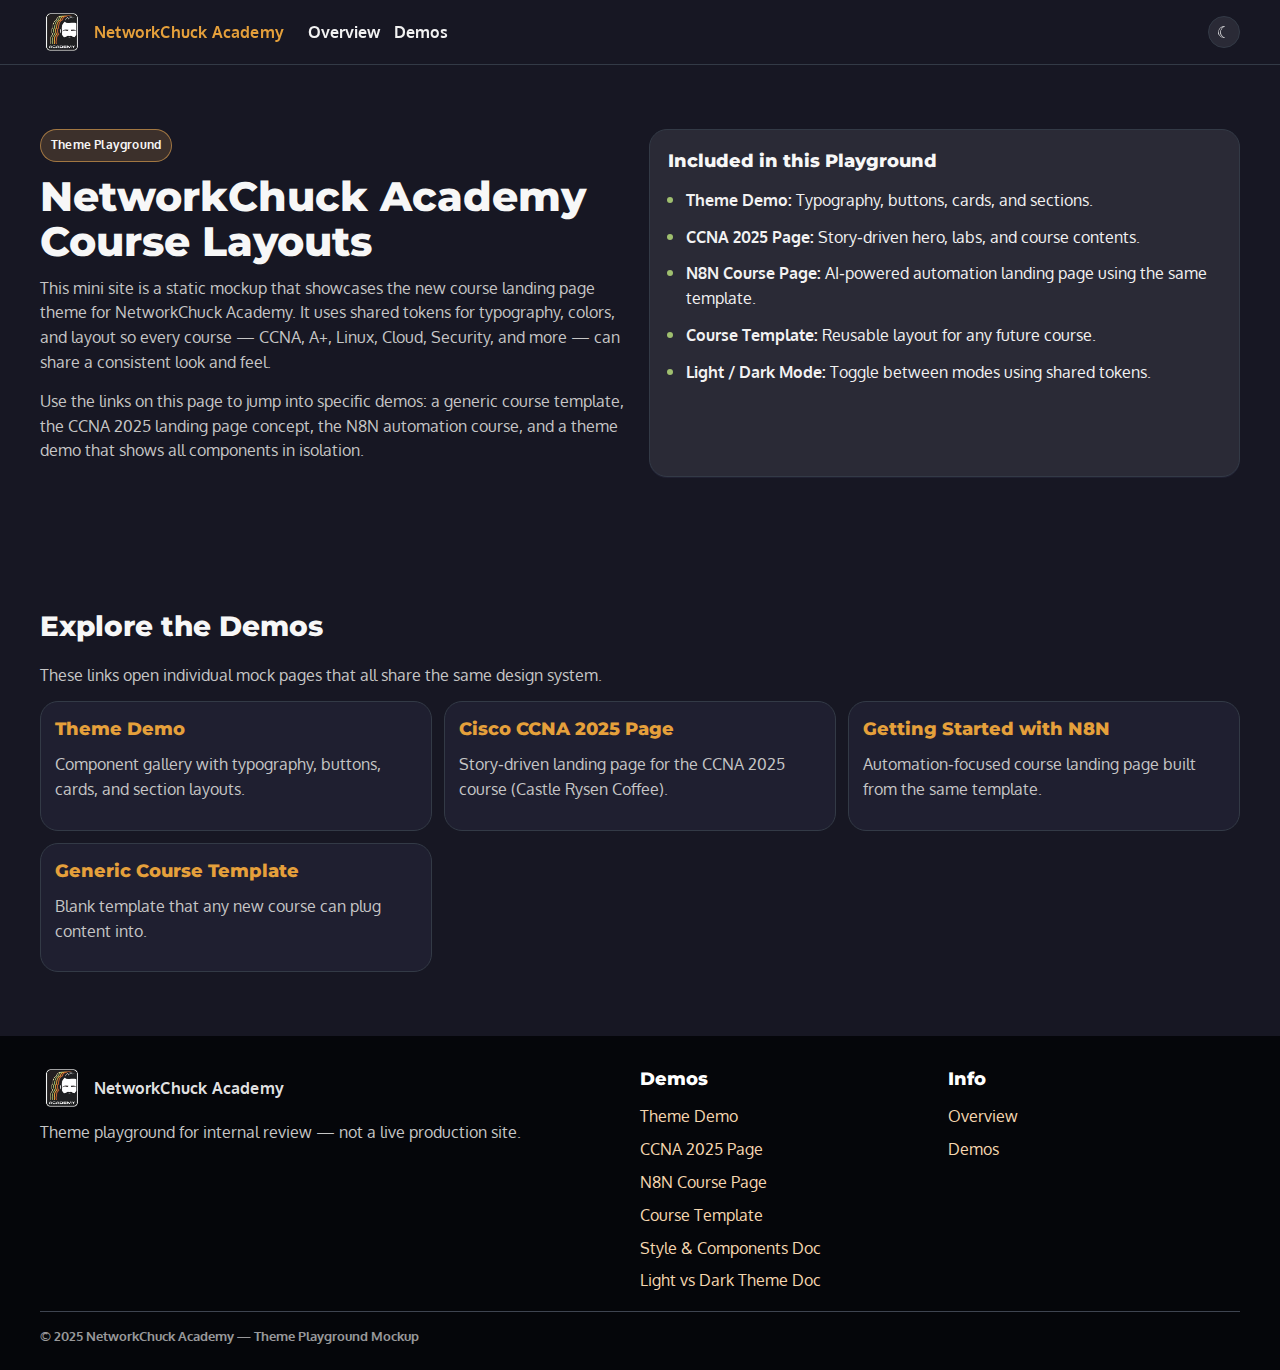
<file: index.html>
<!doctype html>
<html lang="en" data-theme="dark">
<head>
  <meta charset="utf-8" />
  <meta name="viewport" content="width=device-width,initial-scale=1" />
  <title>NetworkChuck Academy — Theme Playground</title>

  <!-- Fonts -->
  <link rel="stylesheet"
        href="https://fonts.googleapis.com/css2?family=Montserrat:wght@300;400;700;800&family=Oxygen:wght@300;400;700&display=swap" />

  <!-- Core Styles -->
  <link rel="stylesheet" href="style.css" />

  <!-- Theme Tokens -->
  <link rel="stylesheet" href="theme-light.css" />
  <link rel="stylesheet" href="theme-dark.css" />

  <!-- Theme Controller -->
  <script src="theme.js" defer></script>
</head>

<body>

  <!-- HEADER -->
  <header class="header">
    <div class="container header-inner">
      <a href="index.html" class="logo">
        <img src="image.png" alt="NetworkChuck Academy logo" class="logo-image" />
        <span>NetworkChuck Academy</span>
      </a>

      <nav class="nav" aria-label="Primary">
        <a href="#overview">Overview</a>
        <a href="#demos">Demos</a>
      </nav>

      <div class="header-actions">
        <button class="theme-toggle-icon" id="themeToggle" type="button" aria-label="Toggle theme">☾</button>
      </div>
    </div>
  </header>

  <!-- OVERVIEW -->
  <section class="section" id="overview">
    <div class="container two-col">
      <div>
        <span class="kicker">Theme Playground</span>
        <h1>NetworkChuck Academy Course Layouts</h1>
        <p class="muted">
          This mini site is a static mockup that showcases the new course landing page theme for NetworkChuck Academy.
          It uses shared tokens for typography, colors, and layout so every course — CCNA, A+, Linux, Cloud, Security,
          and more — can share a consistent look and feel.
        </p>
        <p class="muted">
          Use the links on this page to jump into specific demos: a generic course template, the CCNA 2025 landing page
          concept, the N8N automation course, and a theme demo that shows all components in isolation.
        </p>
      </div>

      <div class="card">
        <h3 style="margin-bottom:8px;">Included in this Playground</h3>
        <ul class="clean">
          <li><strong>Theme Demo:</strong> Typography, buttons, cards, and sections.</li>
          <li><strong>CCNA 2025 Page:</strong> Story‑driven hero, labs, and course contents.</li>
          <li><strong>N8N Course Page:</strong> AI‑powered automation landing page using the same template.</li>
          <li><strong>Course Template:</strong> Reusable layout for any future course.</li>
          <li><strong>Light / Dark Mode:</strong> Toggle between modes using shared tokens.</li>
        </ul>
      </div>
    </div>
  </section>

  <!-- DEMO LINKS -->
  <section class="section" id="demos">
    <div class="container">
      <h2>Explore the Demos</h2>
      <p class="muted">
        These links open individual mock pages that all share the same design system.
      </p>

      <div class="related-grid" aria-label="Demo pages">
        <a class="course-card" href="theme-demo.html">
          <h3 style="margin:0 0 8px;">Theme Demo</h3>
          <p class="muted">Component gallery with typography, buttons, cards, and section layouts.</p>
        </a>

        <a class="course-card" href="ccna-2025.html">
          <h3 style="margin:0 0 8px;">Cisco CCNA 2025 Page</h3>
          <p class="muted">Story‑driven landing page for the CCNA 2025 course (Castle Rysen Coffee).</p>
        </a>

        <a class="course-card" href="n8n.html">
          <h3 style="margin:0 0 8px;">Getting Started with N8N</h3>
          <p class="muted">Automation‑focused course landing page built from the same template.</p>
        </a>

        <a class="course-card" href="course-template.html">
          <h3 style="margin:0 0 8px;">Generic Course Template</h3>
          <p class="muted">Blank template that any new course can plug content into.</p>
        </a>
      </div>
    </div>
  </section>

  <!-- FOOTER -->
  <footer class="footer">
    <div class="container footer-grid">
      <div>
        <div class="logo">
          <img src="image.png" alt="NetworkChuck Academy logo" class="logo-image" />
          <span>NetworkChuck Academy</span>
        </div>
        <p class="muted" style="margin-top:10px;">
          Theme playground for internal review — not a live production site.
        </p>
      </div>

      <div>
        <h3 class="footer-title">Demos</h3>
        <div style="display:grid; gap:8px;">
          <a href="theme-demo.html">Theme Demo</a>
          <a href="ccna-2025.html">CCNA 2025 Page</a>
          <a href="n8n.html">N8N Course Page</a>
          <a href="course-template.html">Course Template</a>
          <a href="style-components-doc.html">Style &amp; Components Doc</a>
          <a href="theme-light-dark-comparison.html">Light vs Dark Theme Doc</a>
        </div>
      </div>

      <div>
        <h3 class="footer-title">Info</h3>
        <div style="display:grid; gap:8px;">
          <a href="#overview">Overview</a>
          <a href="#demos">Demos</a>
        </div>
      </div>
    </div>
    <div class="container footer-bottom">
      © 2025 NetworkChuck Academy — Theme Playground Mockup
    </div>
  </footer>

</body>
</html>
</file>
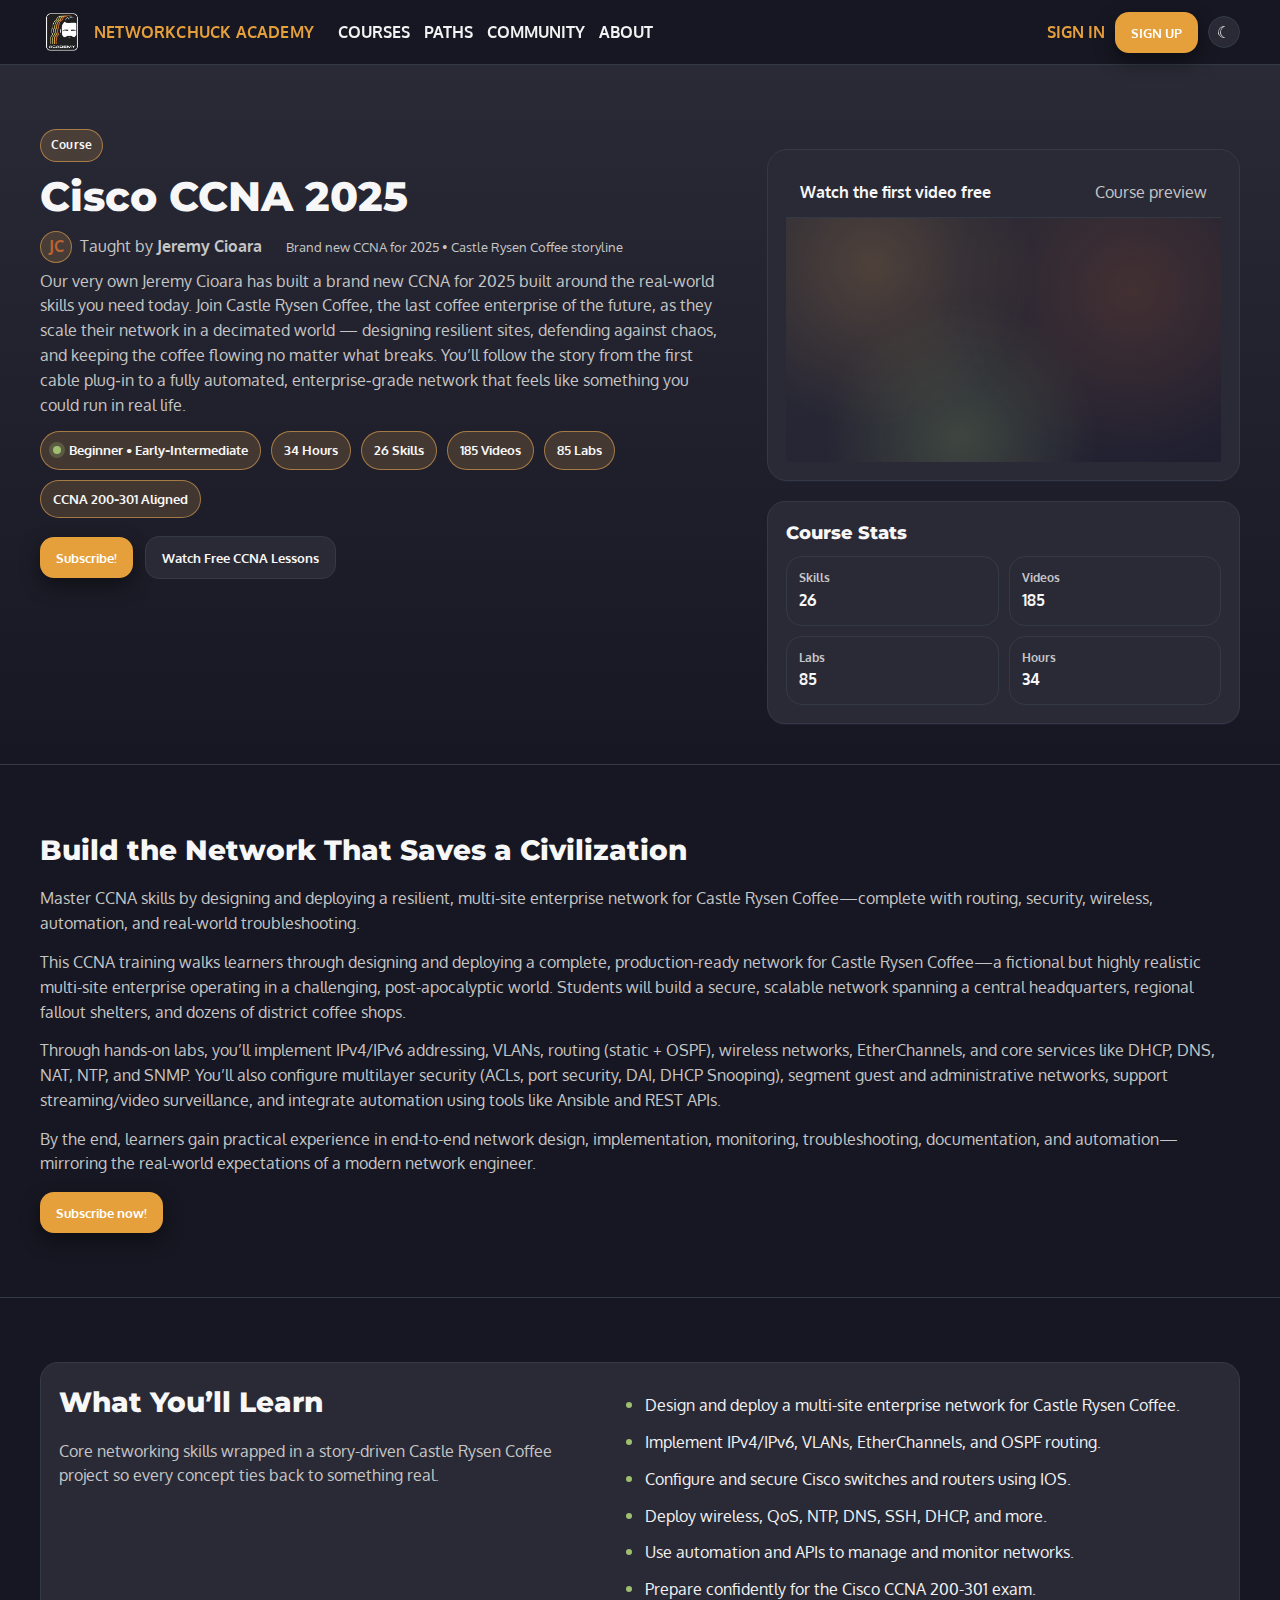
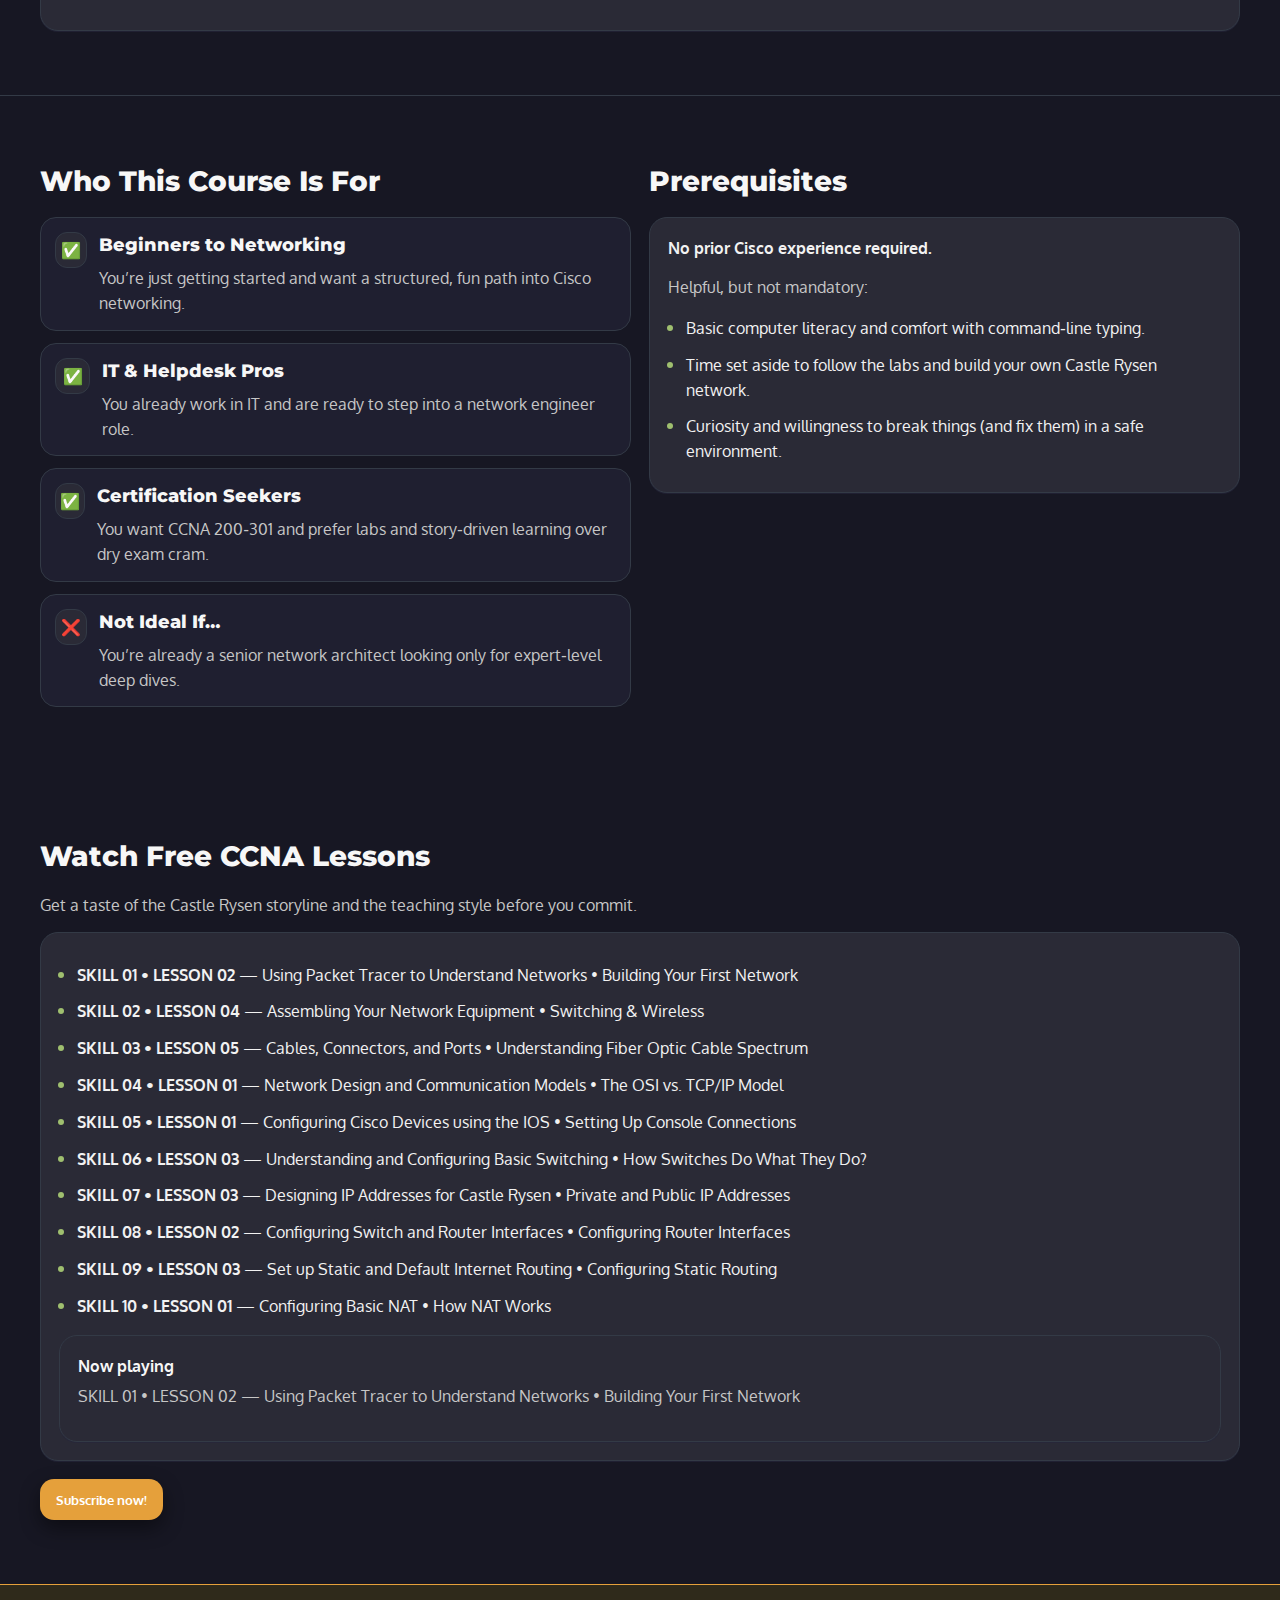
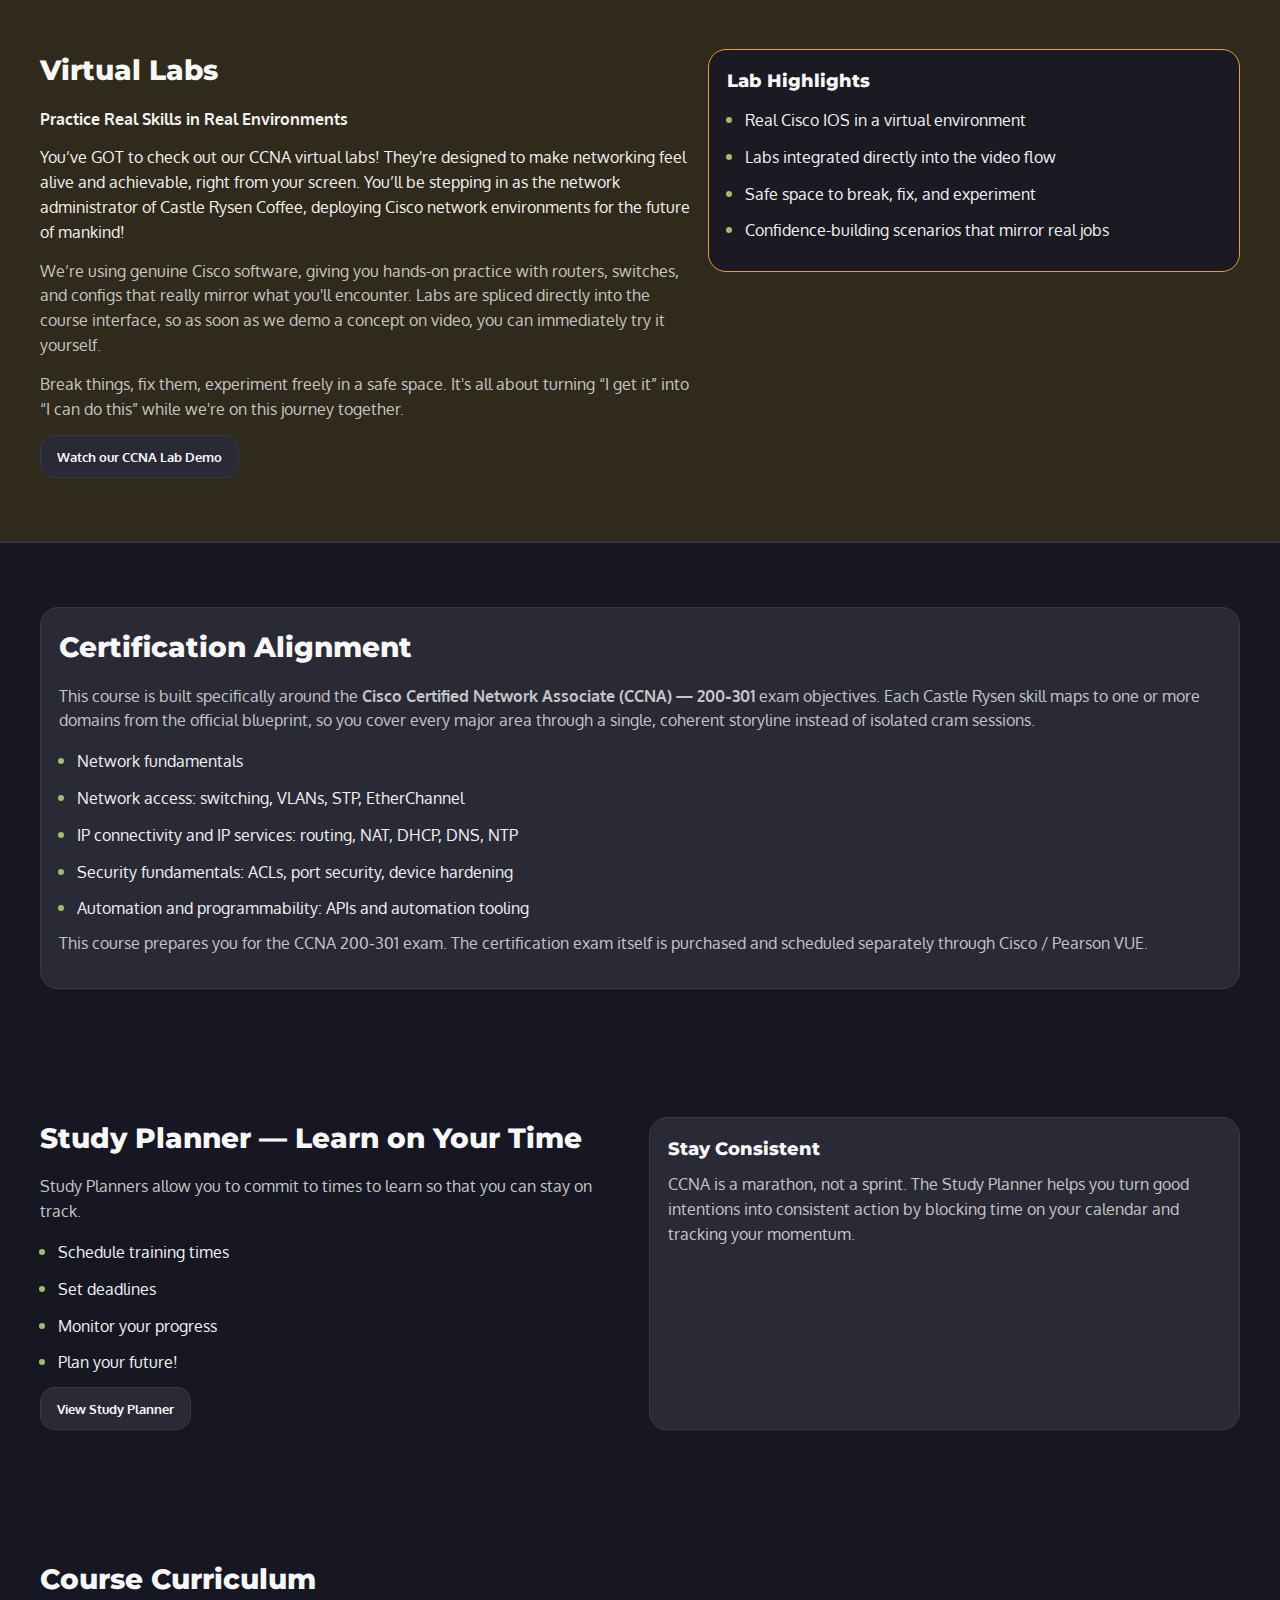
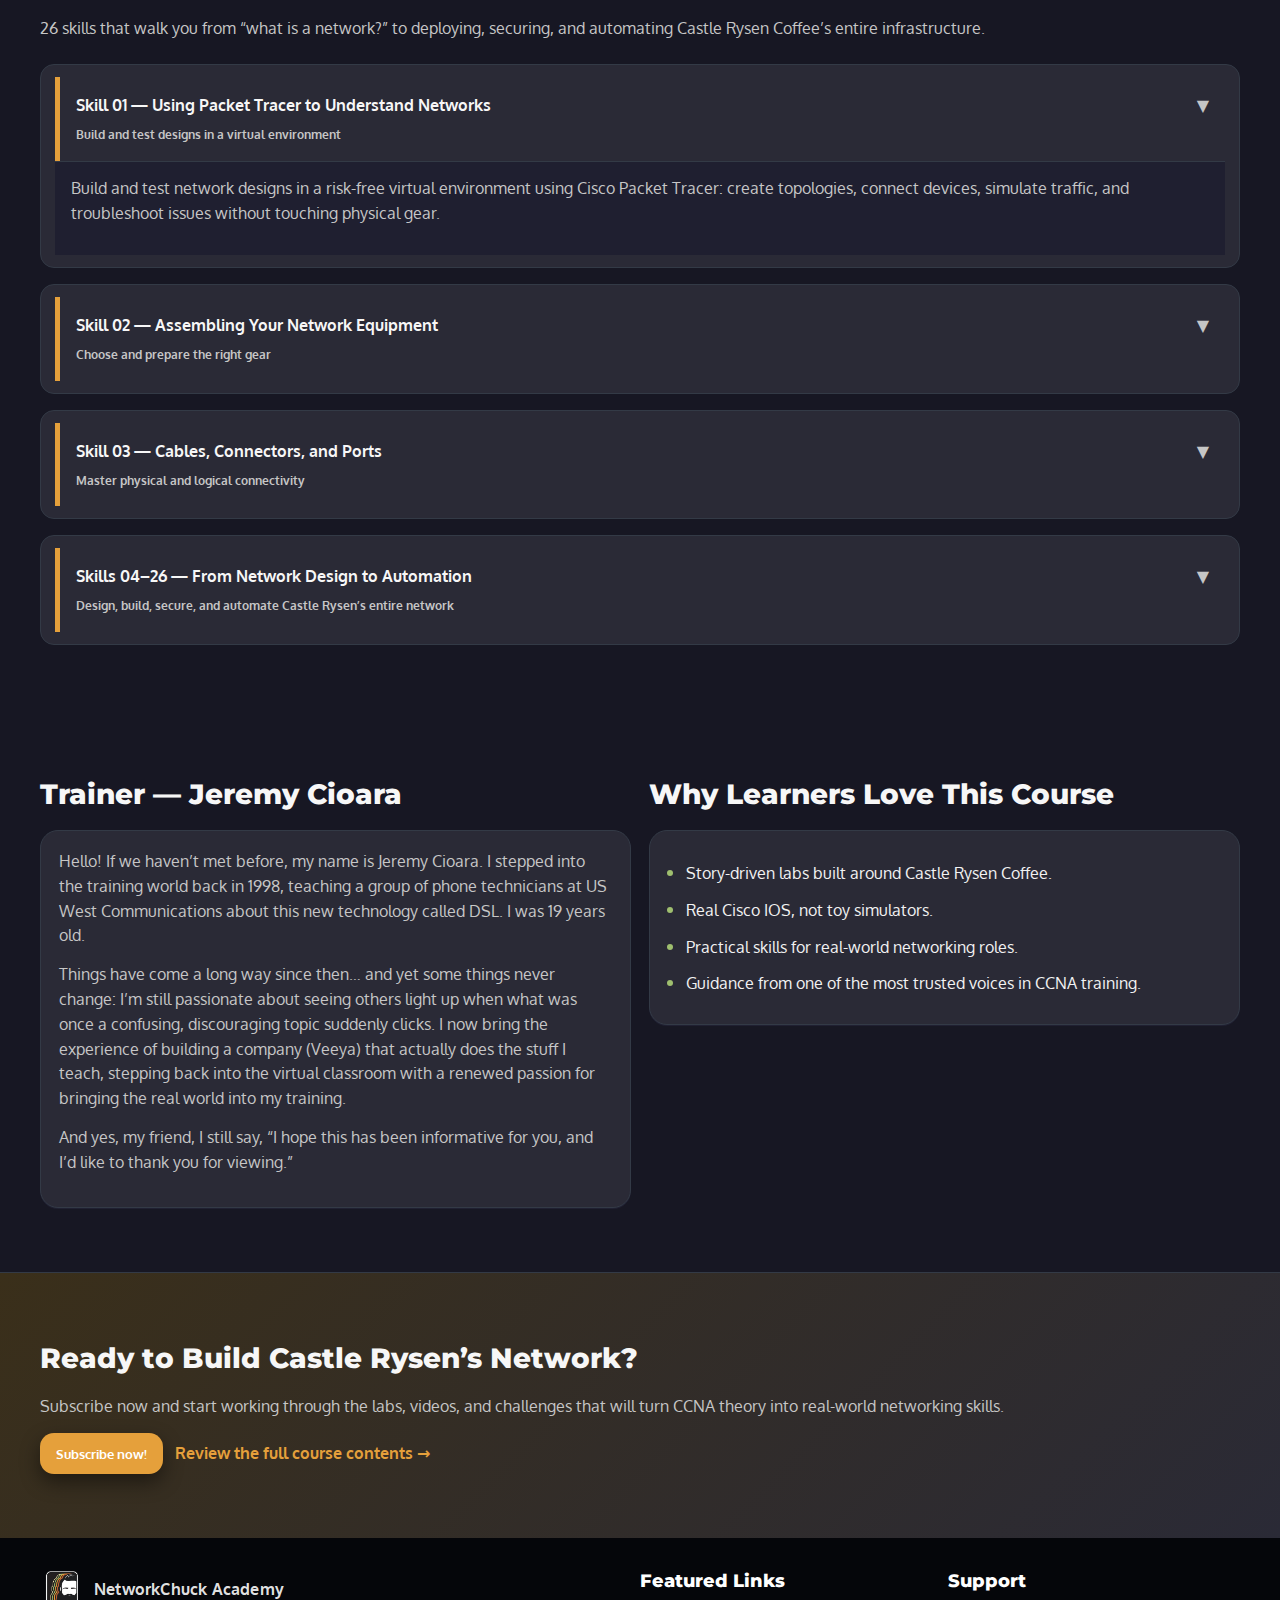
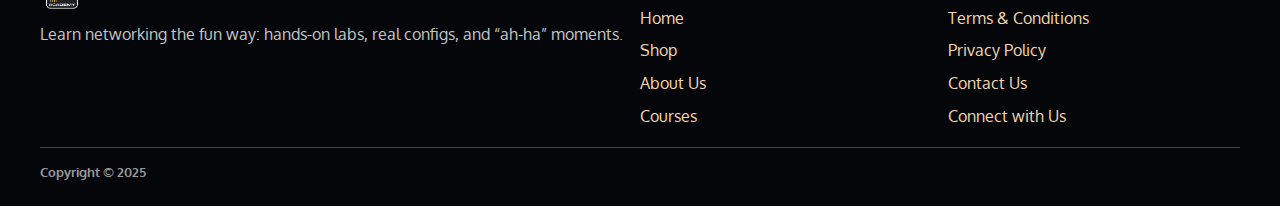
<file: ccna-2025.html>
<!doctype html>
<html lang="en" data-theme="dark">
<head>
  <meta charset="utf-8" />
  <meta name="viewport" content="width=device-width,initial-scale=1" />
  <title>NetworkChuck Academy — Cisco CCNA 2025</title>

  <!-- Fonts -->
  <link rel="stylesheet"
        href="https://fonts.googleapis.com/css2?family=Montserrat:wght@300;400;700;800&family=Oxygen:wght@300;400;700&display=swap" />

  <!-- Core Styles -->
  <link rel="stylesheet" href="style.css" />

  <!-- Theme Tokens -->
  <link rel="stylesheet" href="theme-light.css" />
  <link rel="stylesheet" href="theme-dark.css" />

  <!-- Theme Controller -->
  <script src="theme.js" defer></script>
</head>

<body>

  <!-- GLOBAL HEADER -->
  <header class="header">
    <div class="container header-inner">
      <a href="index.html" class="logo">
        <img src="image.png" alt="NetworkChuck Academy logo" class="logo-image" />
        <span>NETWORKCHUCK ACADEMY</span>
      </a>

      <nav class="nav" aria-label="Primary">
        <a href="#hero">COURSES</a>
        <a href="#curriculum">PATHS</a>
        <a href="#community">COMMUNITY</a>
        <a href="#instructor">ABOUT</a>
      </nav>

      <div class="header-actions">
        <a class="btn-link" href="#">SIGN IN</a>
        <button class="btn-primary" type="button">SIGN UP</button>
        <button class="theme-toggle-icon" id="themeToggle" type="button" aria-label="Toggle theme">☾</button>
      </div>
    </div>
  </header>

  <!-- HERO -->
  <section class="hero" id="hero">
    <div class="container hero-grid">
      <div>
        <span class="kicker">Course</span>
        <h1>Cisco CCNA 2025</h1>

        <div class="hero-top-meta" aria-label="Instructor and course meta">
          <div class="hero-instructor">
            <span class="avatar" aria-hidden="true">JC</span>
            <span class="muted">Taught by <strong>Jeremy Cioara</strong></span>
          </div>
          <div class="hero-updated muted">
            Brand new CCNA for 2025 • Castle Rysen Coffee storyline
          </div>
        </div>

        <p class="muted">
          Our very own Jeremy Cioara has built a brand new CCNA for 2025 built around the real‑world skills you need
          today. Join Castle Rysen Coffee, the last coffee enterprise of the future, as they scale their network in a
          decimated world — designing resilient sites, defending against chaos, and keeping the coffee flowing no matter
          what breaks. You’ll follow the story from the first cable plug‑in to a fully automated, enterprise‑grade
          network that feels like something you could run in real life.
        </p>

        <div class="hero-meta" aria-label="Course metadata">
          <span class="pill"><span class="dot" aria-hidden="true"></span>Beginner • Early‑Intermediate</span>
          <span class="pill">34 Hours</span>
          <span class="pill">26 Skills</span>
          <span class="pill">185 Videos</span>
          <span class="pill">85 Labs</span>
          <span class="pill">CCNA 200‑301 Aligned</span>
        </div>

        <div class="btn-row" style="margin-top:16px;">
          <button class="btn-primary" type="button">Subscribe!</button>
          <button class="btn-secondary" type="button">Watch Free CCNA Lessons</button>
        </div>
      </div>

      <aside class="hero-right" aria-label="Course preview and stats">
        <div class="card video">
          <div class="video-top">
            <div><strong>Watch the first video free</strong></div>
            <div class="muted">Course preview</div>
          </div>
          <div class="video-frame">
            <iframe
              src="https://player.vimeo.com/video/1065588840"
              title="Cisco CCNA 2025 Preview"
              frameborder="0"
              allow="autoplay; fullscreen; picture-in-picture"
              allowfullscreen
              style="width:100%;height:100%;border:0;">
            </iframe>
          </div>
        </div>

        <div class="card">
          <h3 style="margin-bottom:8px;">Course Stats</h3>
          <div class="stats">
            <div class="stat">
              <div class="label">Skills</div>
              <div class="value">26</div>
            </div>
            <div class="stat">
              <div class="label">Videos</div>
              <div class="value">185</div>
            </div>
            <div class="stat">
              <div class="label">Labs</div>
              <div class="value">85</div>
            </div>
            <div class="stat">
              <div class="label">Hours</div>
              <div class="value">34</div>
            </div>
          </div>
        </div>
      </aside>
    </div>
  </section>

  <!-- OVERVIEW / STORY -->
  <section class="section" id="overview">
    <div class="container">
      <h2>Build the Network That Saves a Civilization</h2>
      <p class="muted">
        Master CCNA skills by designing and deploying a resilient, multi-site enterprise network for Castle Rysen
        Coffee—complete with routing, security, wireless, automation, and real-world troubleshooting.
      </p>
      <p class="muted">
        This CCNA training walks learners through designing and deploying a complete, production-ready network for
        Castle Rysen Coffee—a fictional but highly realistic multi-site enterprise operating in a challenging,
        post-apocalyptic world. Students will build a secure, scalable network spanning a central headquarters,
        regional fallout shelters, and dozens of district coffee shops.
      </p>
      <p class="muted">
        Through hands-on labs, you’ll implement IPv4/IPv6 addressing, VLANs, routing (static + OSPF), wireless
        networks, EtherChannels, and core services like DHCP, DNS, NAT, NTP, and SNMP. You’ll also configure multilayer
        security (ACLs, port security, DAI, DHCP Snooping), segment guest and administrative networks, support
        streaming/video surveillance, and integrate automation using tools like Ansible and REST APIs.
      </p>
      <p class="muted">
        By the end, learners gain practical experience in end-to-end network design, implementation, monitoring,
        troubleshooting, documentation, and automation—mirroring the real-world expectations of a modern network
        engineer.
      </p>
      <div class="btn-row" style="margin-top:16px;">
        <button class="btn-primary" type="button">Subscribe now!</button>
      </div>
    </div>
  </section>

  <!-- WHAT YOU'LL LEARN -->
  <section class="section learn">
    <div class="container">
      <div class="card learn-card">
        <div class="learn-card-header">
          <h2>What You’ll Learn</h2>
          <p class="muted">
            Core networking skills wrapped in a story-driven Castle Rysen Coffee project so every concept ties back to
            something real.
          </p>
        </div>
        <div class="learn-card-body">
          <ul class="clean" aria-label="Learning outcomes">
            <li>Design and deploy a multi-site enterprise network for Castle Rysen Coffee.</li>
            <li>Implement IPv4/IPv6, VLANs, EtherChannels, and OSPF routing.</li>
            <li>Configure and secure Cisco switches and routers using IOS.</li>
            <li>Deploy wireless, QoS, NTP, DNS, SSH, DHCP, and more.</li>
            <li>Use automation and APIs to manage and monitor networks.</li>
            <li>Prepare confidently for the Cisco CCNA 200-301 exam.</li>
          </ul>
        </div>
      </div>
    </div>
  </section>

  <!-- WHO IT'S FOR + PREREQUISITES -->
  <section class="section">
    <div class="container two-col">
      <div>
        <h2>Who This Course Is For</h2>

        <div class="persona">
          <div class="icon" aria-hidden="true">✅</div>
          <div>
            <h3 style="margin:0 0 6px;">Beginners to Networking</h3>
            <p class="muted" style="margin:0;">You’re just getting started and want a structured, fun path into Cisco networking.</p>
          </div>
        </div>

        <div class="persona" style="margin-top:12px;">
          <div class="icon" aria-hidden="true">✅</div>
          <div>
            <h3 style="margin:0 0 6px;">IT &amp; Helpdesk Pros</h3>
            <p class="muted" style="margin:0;">You already work in IT and are ready to step into a network engineer role.</p>
          </div>
        </div>

        <div class="persona" style="margin-top:12px;">
          <div class="icon" aria-hidden="true">✅</div>
          <div>
            <h3 style="margin:0 0 6px;">Certification Seekers</h3>
            <p class="muted" style="margin:0;">You want CCNA 200‑301 and prefer labs and story‑driven learning over dry exam cram.</p>
          </div>
        </div>

        <div class="persona" style="margin-top:12px;">
          <div class="icon" aria-hidden="true">❌</div>
          <div>
            <h3 style="margin:0 0 6px;">Not Ideal If…</h3>
            <p class="muted" style="margin:0;">You’re already a senior network architect looking only for expert‑level deep dives.</p>
          </div>
        </div>
      </div>

      <div>
        <h2>Prerequisites</h2>
        <div class="card">
          <p><strong>No prior Cisco experience required.</strong></p>
          <p class="muted">Helpful, but not mandatory:</p>
          <ul class="clean">
            <li>Basic computer literacy and comfort with command‑line typing.</li>
            <li>Time set aside to follow the labs and build your own Castle Rysen network.</li>
            <li>Curiosity and willingness to break things (and fix them) in a safe environment.</li>
          </ul>
        </div>
      </div>
    </div>
  </section>

  <!-- FREE LESSONS -->
  <section class="section">
    <div class="container">
      <h2>Watch Free CCNA Lessons</h2>
      <p class="muted">
        Get a taste of the Castle Rysen storyline and the teaching style before you commit.
      </p>

      <div class="card">
        <ul class="clean" aria-label="Sample free lessons">
          <li><strong>SKILL 01 • LESSON 02</strong> — Using Packet Tracer to Understand Networks • Building Your First Network</li>
          <li><strong>SKILL 02 • LESSON 04</strong> — Assembling Your Network Equipment • Switching &amp; Wireless</li>
          <li><strong>SKILL 03 • LESSON 05</strong> — Cables, Connectors, and Ports • Understanding Fiber Optic Cable Spectrum</li>
          <li><strong>SKILL 04 • LESSON 01</strong> — Network Design and Communication Models • The OSI vs. TCP/IP Model</li>
          <li><strong>SKILL 05 • LESSON 01</strong> — Configuring Cisco Devices using the IOS • Setting Up Console Connections</li>
          <li><strong>SKILL 06 • LESSON 03</strong> — Understanding and Configuring Basic Switching • How Switches Do What They Do?</li>
          <li><strong>SKILL 07 • LESSON 03</strong> — Designing IP Addresses for Castle Rysen • Private and Public IP Addresses</li>
          <li><strong>SKILL 08 • LESSON 02</strong> — Configuring Switch and Router Interfaces • Configuring Router Interfaces</li>
          <li><strong>SKILL 09 • LESSON 03</strong> — Set up Static and Default Internet Routing • Configuring Static Routing</li>
          <li><strong>SKILL 10 • LESSON 01</strong> — Configuring Basic NAT • How NAT Works</li>
        </ul>

        <div class="card" style="margin-top:16px;">
          <strong>Now playing</strong>
          <p class="muted" style="margin-top:6px;">
            SKILL 01 • LESSON 02 — Using Packet Tracer to Understand Networks • Building Your First Network
          </p>
        </div>
      </div>

      <div class="btn-row" style="margin-top:18px;">
        <button class="btn-primary" type="button">Subscribe now!</button>
      </div>
    </div>
  </section>

  <!-- VIRTUAL LABS -->
  <section class="section hands-on" id="labs">
    <div class="container hands-grid">
      <div>
        <h2>Virtual Labs</h2>
        <p><strong>Practice Real Skills in Real Environments</strong></p>
        <p>
          You’ve GOT to check out our CCNA virtual labs! They're designed to make networking feel alive and achievable,
          right from your screen. You’ll be stepping in as the network administrator of Castle Rysen Coffee, deploying
          Cisco network environments for the future of mankind!
        </p>
        <p class="muted">
          We’re using genuine Cisco software, giving you hands-on practice with routers, switches, and configs that
          really mirror what you'll encounter. Labs are spliced directly into the course interface, so as soon as we
          demo a concept on video, you can immediately try it yourself.
        </p>
        <p class="muted">
          Break things, fix them, experiment freely in a safe space. It's all about turning “I get it” into “I can do
          this” while we're on this journey together.
        </p>
        <div class="btn-row" style="margin-top:12px;">
          <button class="btn-secondary" type="button">Watch our CCNA Lab Demo</button>
        </div>
      </div>

      <div class="card hands-card">
        <h3 style="margin-bottom:8px;">Lab Highlights</h3>
        <ul class="clean">
          <li>Real Cisco IOS in a virtual environment</li>
          <li>Labs integrated directly into the video flow</li>
          <li>Safe space to break, fix, and experiment</li>
          <li>Confidence-building scenarios that mirror real jobs</li>
        </ul>
      </div>
    </div>
  </section>

  <!-- CERTIFICATION ALIGNMENT -->
  <section class="section" id="certification">
    <div class="container">
      <div class="card">
        <h2>Certification Alignment</h2>
        <p class="muted">
          This course is built specifically around the <strong>Cisco Certified Network Associate (CCNA) — 200‑301</strong>
          exam objectives. Each Castle Rysen skill maps to one or more domains from the official blueprint, so you cover
          every major area through a single, coherent storyline instead of isolated cram sessions.
        </p>
        <ul class="clean">
          <li>Network fundamentals</li>
          <li>Network access: switching, VLANs, STP, EtherChannel</li>
          <li>IP connectivity and IP services: routing, NAT, DHCP, DNS, NTP</li>
          <li>Security fundamentals: ACLs, port security, device hardening</li>
          <li>Automation and programmability: APIs and automation tooling</li>
        </ul>
        <p class="muted" style="margin-top:10px;">
          This course prepares you for the CCNA 200‑301 exam. The certification exam itself is purchased and scheduled
          separately through Cisco / Pearson VUE.
        </p>
      </div>
    </div>
  </section>

  <!-- STUDY PLANNER -->
  <section class="section">
    <div class="container two-col">
      <div>
        <h2>Study Planner — Learn on Your Time</h2>
        <p class="muted">
          Study Planners allow you to commit to times to learn so that you can stay on track.
        </p>
        <ul class="clean">
          <li>Schedule training times</li>
          <li>Set deadlines</li>
          <li>Monitor your progress</li>
          <li>Plan your future!</li>
        </ul>
        <div class="btn-row" style="margin-top:12px;">
          <button class="btn-secondary" type="button">View Study Planner</button>
        </div>
      </div>

      <div class="card">
        <h3 style="margin-bottom:8px;">Stay Consistent</h3>
        <p class="muted">
          CCNA is a marathon, not a sprint. The Study Planner helps you turn good intentions into consistent action by
          blocking time on your calendar and tracking your momentum.
        </p>
      </div>
    </div>
  </section>

  <!-- COURSE CURRICULUM (skills condensed) -->
  <section class="section" id="curriculum">
    <div class="container">
      <h2>Course Curriculum</h2>
      <p class="muted">
        26 skills that walk you from “what is a network?” to deploying, securing, and automating Castle Rysen Coffee’s
        entire infrastructure.
      </p>

      <div class="accordion" aria-label="CCNA 2025 skills">
        <!-- For brevity we keep the first few skills explicit and summarize the rest. -->
        <details class="module" open>
          <summary>
            <div>
              Skill 01 — Using Packet Tracer to Understand Networks
              <div class="meta">
                <span>Build and test designs in a virtual environment</span>
              </div>
            </div>
            <span class="muted">▼</span>
          </summary>
          <div class="body">
            <p class="muted">
              Build and test network designs in a risk-free virtual environment using Cisco Packet Tracer: create
              topologies, connect devices, simulate traffic, and troubleshoot issues without touching physical gear.
            </p>
          </div>
        </details>

        <details class="module">
          <summary>
            <div>
              Skill 02 — Assembling Your Network Equipment
              <div class="meta">
                <span>Choose and prepare the right gear</span>
              </div>
            </div>
            <span class="muted">▼</span>
          </summary>
          <div class="body">
            <p class="muted">
              Learn how to walk into a small environment, assess requirements, and select the right routers, switches,
              cabling, and wireless gear to bring Castle Rysen Coffee online.
            </p>
          </div>
        </details>

        <details class="module">
          <summary>
            <div>
              Skill 03 — Cables, Connectors, and Ports
              <div class="meta">
                <span>Master physical and logical connectivity</span>
              </div>
            </div>
            <span class="muted">▼</span>
          </summary>
          <div class="body">
            <p class="muted">
              Understand copper, fiber, and wireless links, when to use each, and how to diagnose physical issues that
              bring networks down.
            </p>
          </div>
        </details>

        <details class="module">
          <summary>
            <div>
              Skills 04–26 — From Network Design to Automation
              <div class="meta">
                <span>Design, build, secure, and automate Castle Rysen’s entire network</span>
              </div>
            </div>
            <span class="muted">▼</span>
          </summary>
          <div class="body">
            <p class="muted">
              The remaining skills dive into communication models, IOS configuration, switching, VLANs, STP,
              EtherChannel, routing with static routes and OSPF, FHRPs, IPv6, ACLs, security, discovery protocols,
              NTP/DNS/SSH/DHCP, SNMP and Syslog, QoS, wireless networking, and full-stack automation with REST APIs and
              modern tooling.
            </p>
          </div>
        </details>
      </div>
    </div>
  </section>

  <!-- INSTRUCTOR -->
  <section class="section" id="instructor">
    <div class="container two-col">
      <div>
        <h2>Trainer — Jeremy Cioara</h2>
        <div class="card">
          <p class="muted">
            Hello! If we haven’t met before, my name is Jeremy Cioara. I stepped into the training world back in 1998,
            teaching a group of phone technicians at US West Communications about this new technology called DSL. I was
            19 years old.
          </p>
          <p class="muted">
            Things have come a long way since then… and yet some things never change: I’m still passionate about seeing
            others light up when what was once a confusing, discouraging topic suddenly clicks. I now bring the
            experience of building a company (Veeya) that actually does the stuff I teach, stepping back into the
            virtual classroom with a renewed passion for bringing the real world into my training.
          </p>
          <p class="muted">
            And yes, my friend, I still say, “I hope this has been informative for you, and I’d like to thank you for
            viewing.”
          </p>
        </div>
      </div>

      <div>
        <h2>Why Learners Love This Course</h2>
        <div class="card">
          <ul class="clean">
            <li>Story-driven labs built around Castle Rysen Coffee.</li>
            <li>Real Cisco IOS, not toy simulators.</li>
            <li>Practical skills for real-world networking roles.</li>
            <li>Guidance from one of the most trusted voices in CCNA training.</li>
          </ul>
        </div>
      </div>
    </div>
  </section>

  <!-- FINAL CTA -->
  <section class="section community" id="community">
    <div class="container">
      <h2>Ready to Build Castle Rysen’s Network?</h2>
      <p class="muted">
        Subscribe now and start working through the labs, videos, and challenges that will turn CCNA theory into
        real-world networking skills.
      </p>
      <div class="btn-row">
        <button class="btn-primary" type="button">Subscribe now!</button>
        <a class="btn-link" href="#curriculum">Review the full course contents →</a>
      </div>
    </div>
  </section>

  <!-- FOOTER -->
  <footer class="footer">
    <div class="container footer-grid">
      <div>
        <div class="logo">
          <img src="image.png" alt="NetworkChuck Academy logo" class="logo-image" />
          <span>NetworkChuck Academy</span>
        </div>
        <p class="muted" style="margin-top:10px;">
          Learn networking the fun way: hands-on labs, real configs, and “ah-ha” moments.
        </p>
      </div>

      <div>
        <h3 class="footer-title">Featured Links</h3>
        <div style="display:grid; gap:8px;">
          <a href="#">Home</a>
          <a href="#">Shop</a>
          <a href="#">About Us</a>
          <a href="#">Courses</a>
        </div>
      </div>

      <div>
        <h3 class="footer-title">Support</h3>
        <div style="display:grid; gap:8px;">
          <a href="#">Terms &amp; Conditions</a>
          <a href="#">Privacy Policy</a>
          <a href="#">Contact Us</a>
          <a href="#">Connect with Us</a>
        </div>
      </div>
    </div>
    <div class="container footer-bottom">
      Copyright © 2025
    </div>
  </footer>

</body>
</html>
</file>
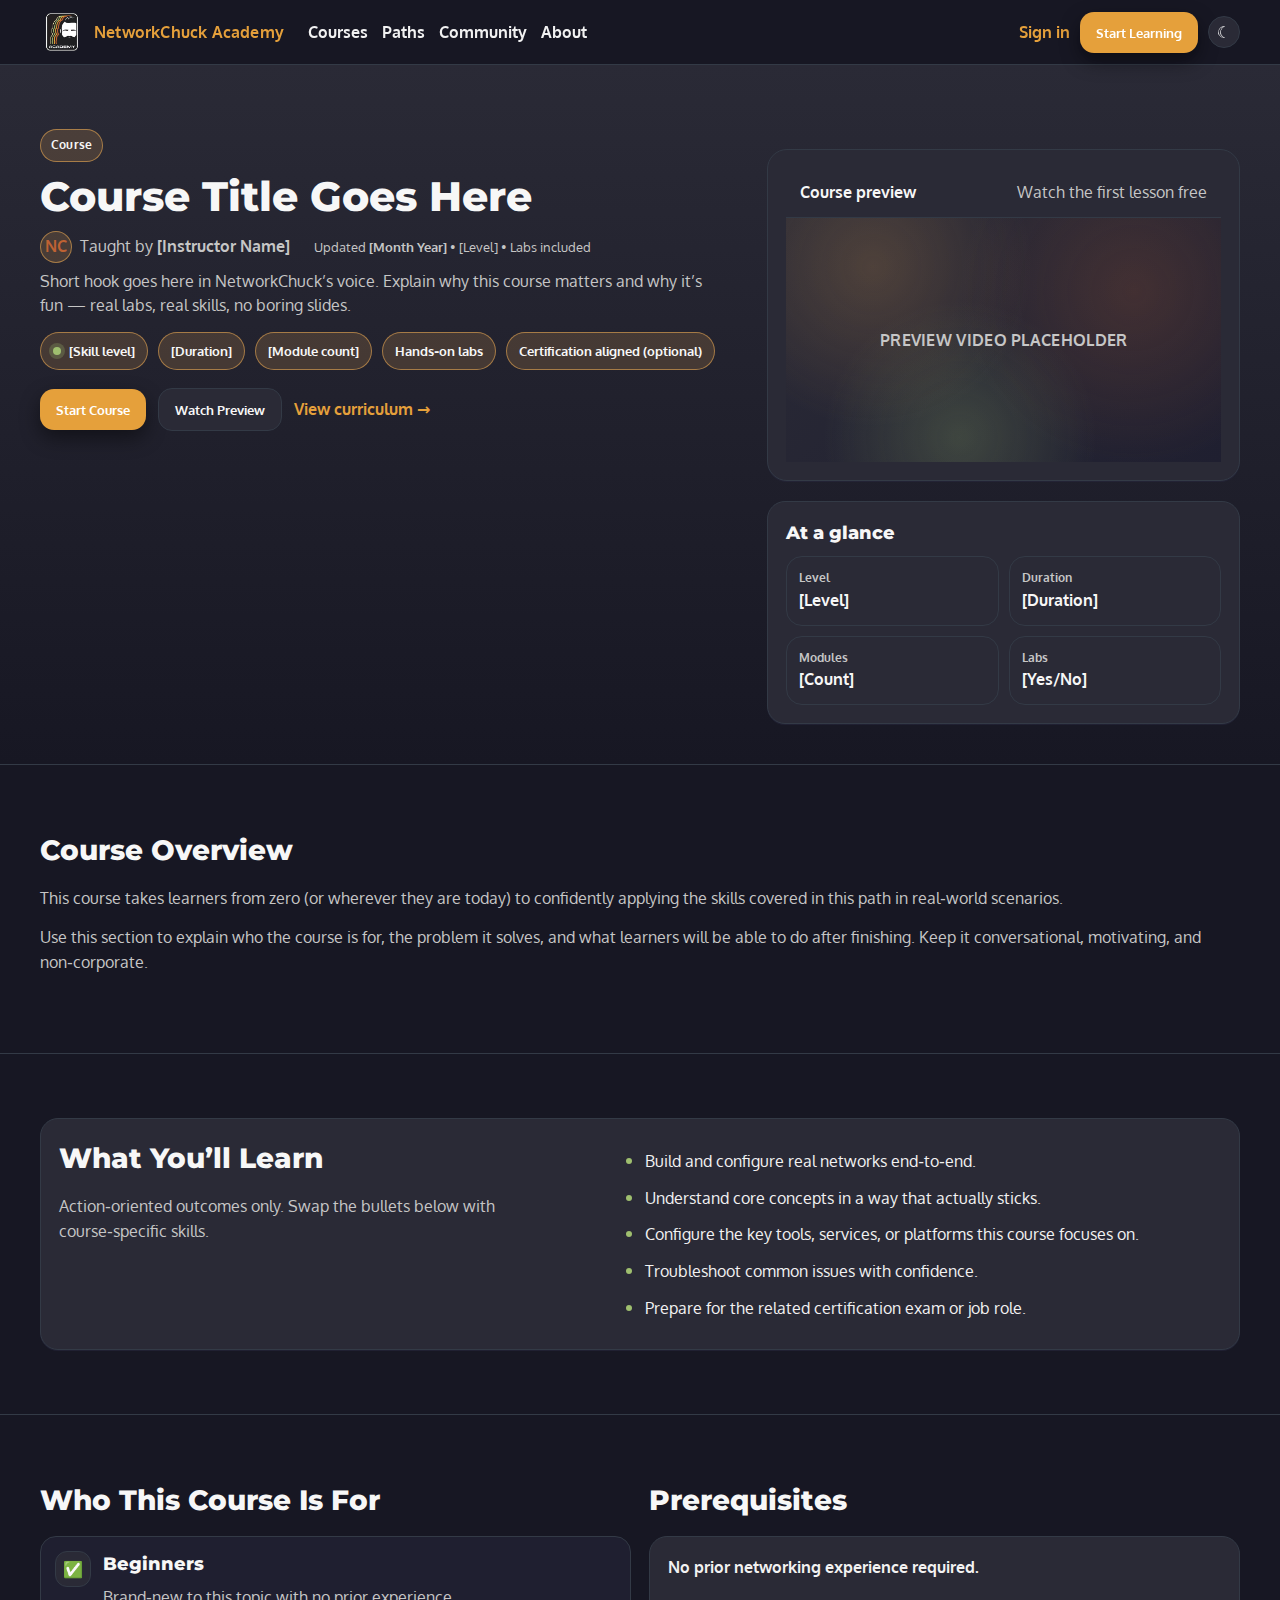
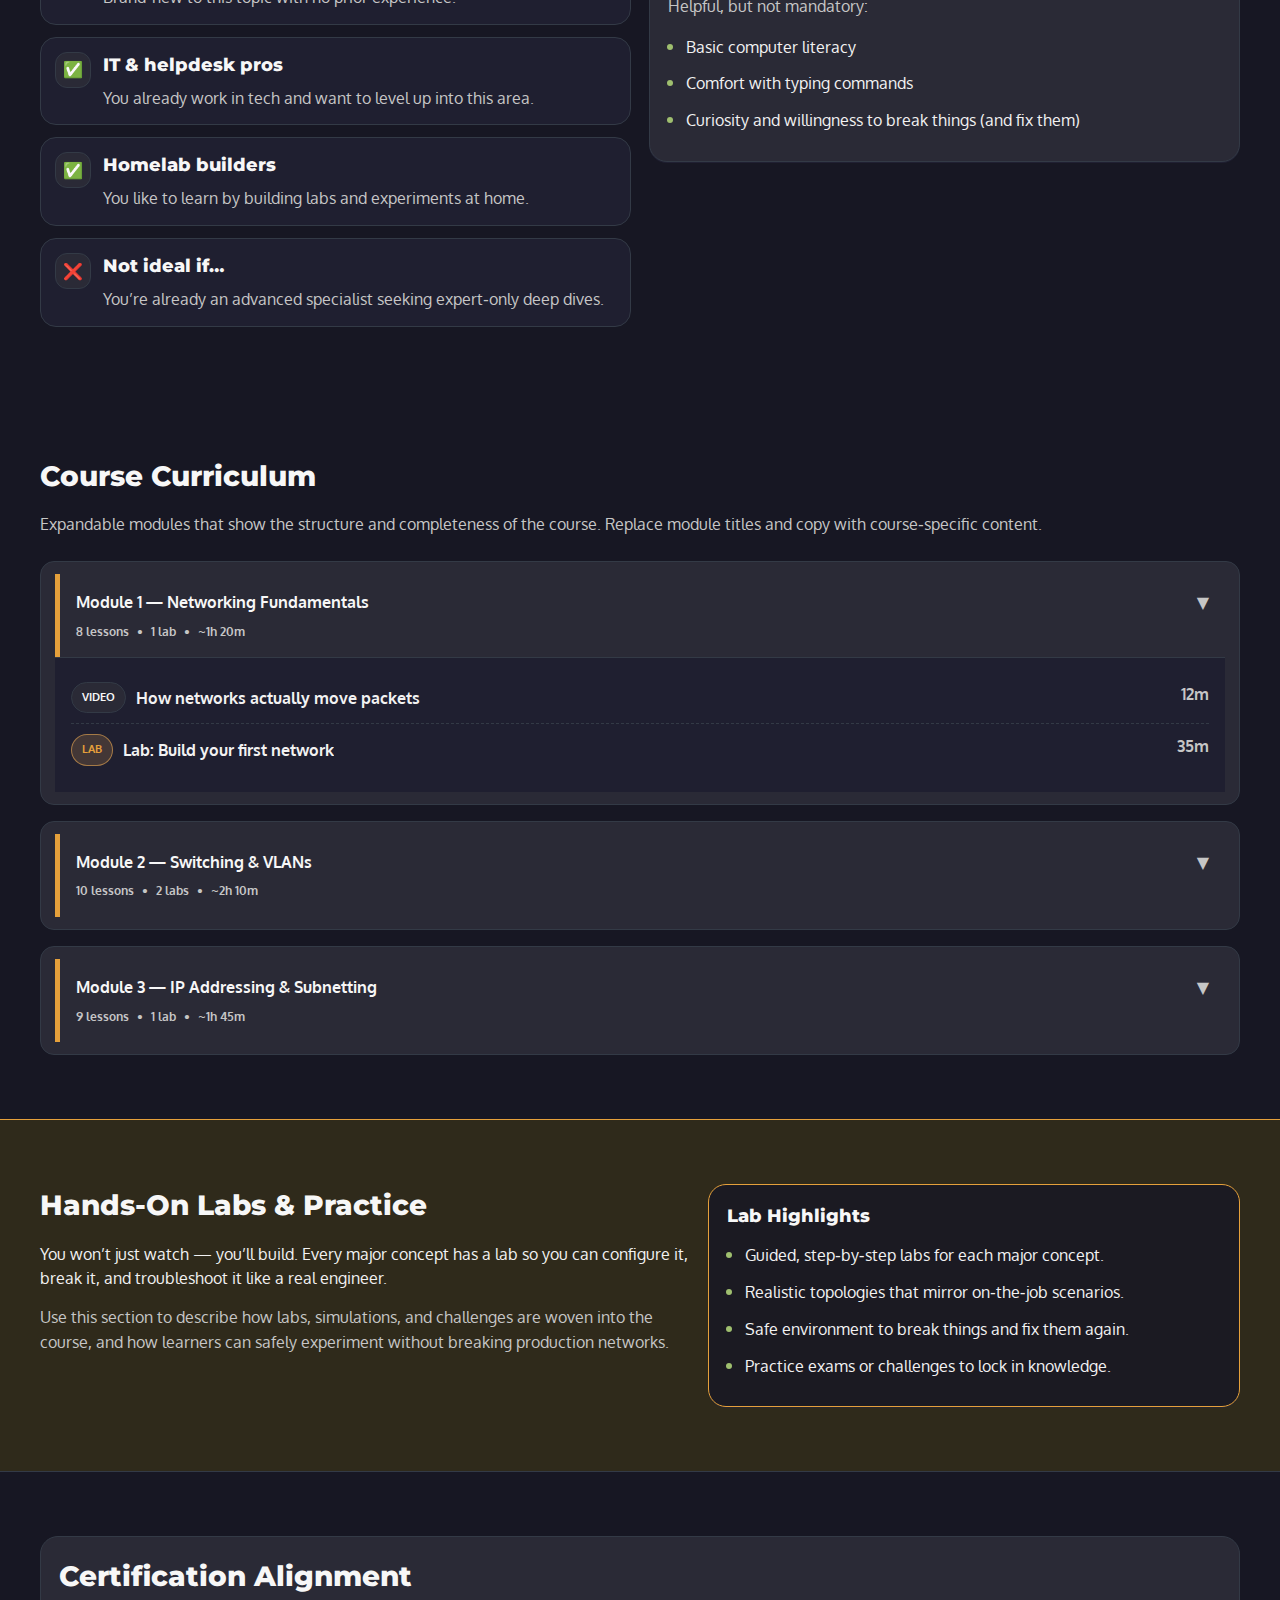
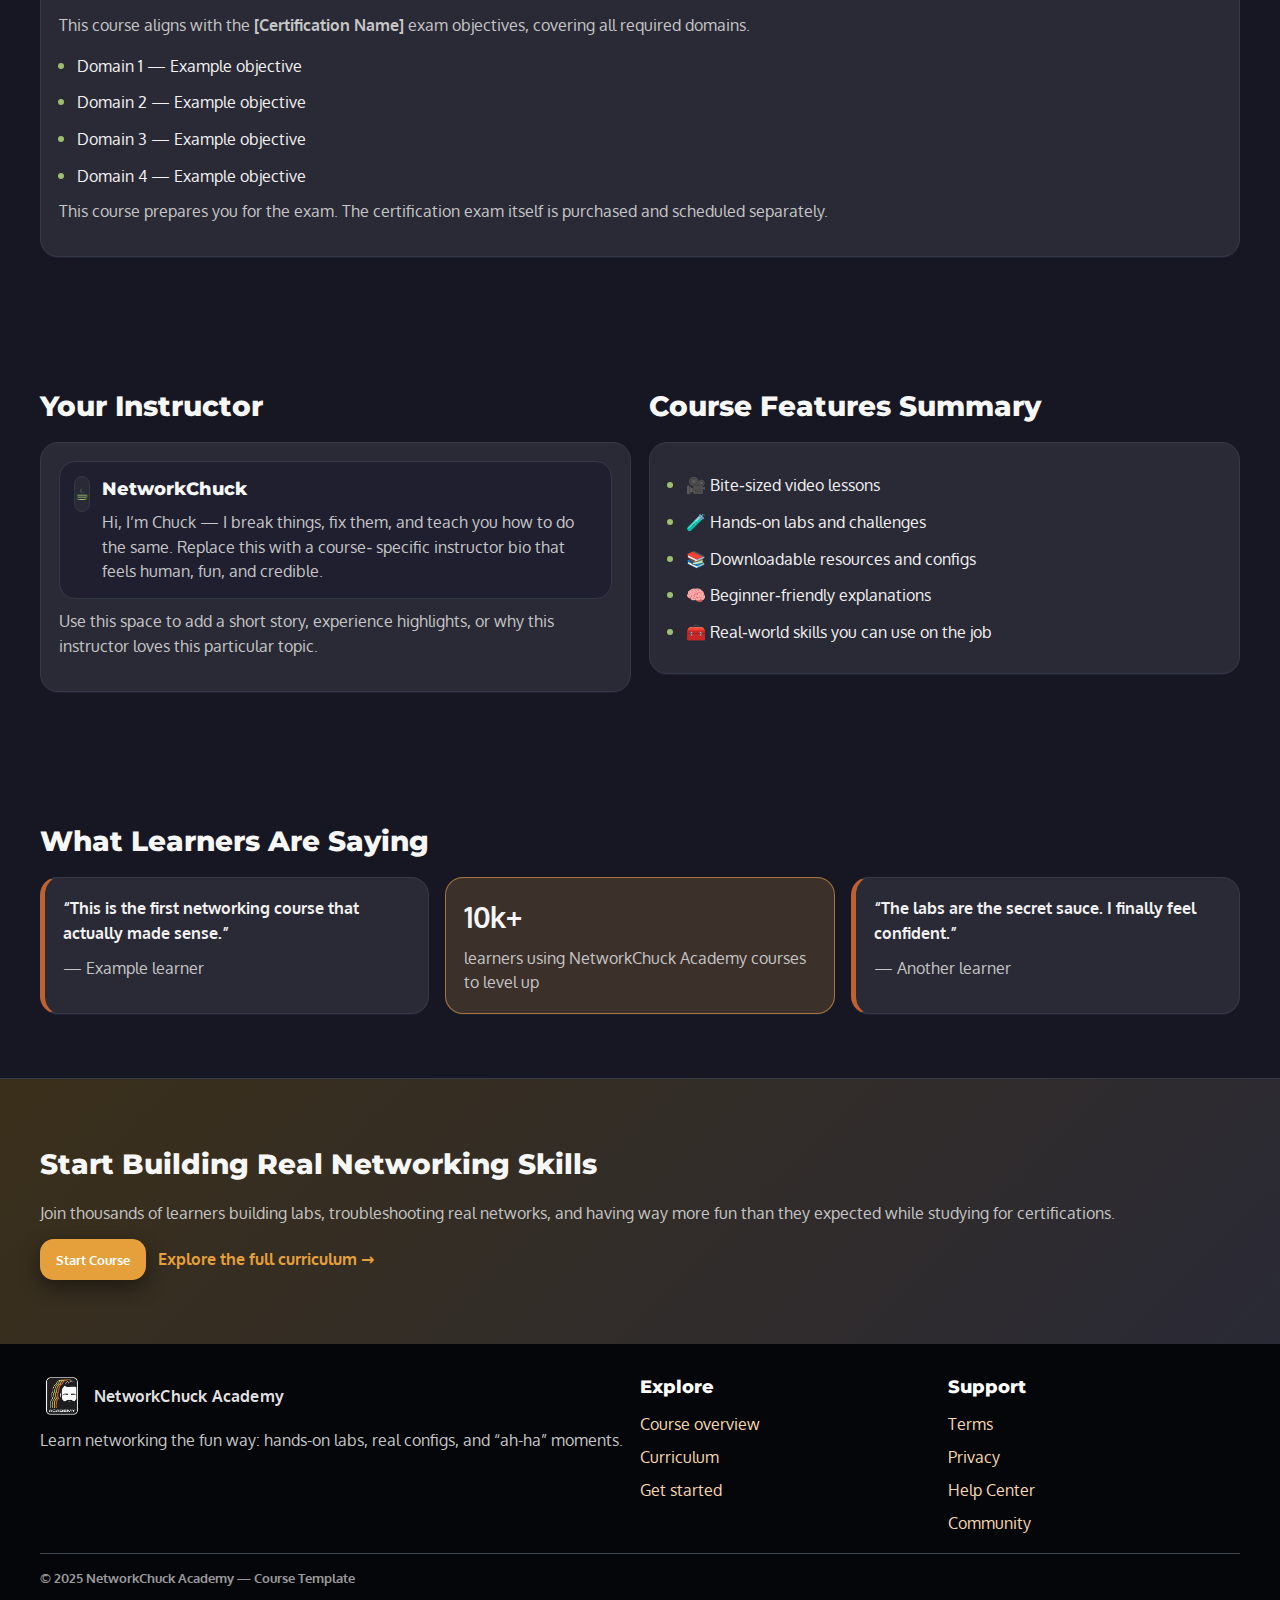
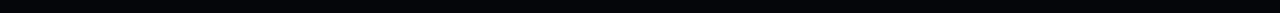
<file: course-template.html>
<!doctype html>
<html lang="en" data-theme="dark">
<head>
  <meta charset="utf-8" />
  <meta name="viewport" content="width=device-width,initial-scale=1" />
  <title>NetworkChuck Academy — Course Template</title>

  <!-- Fonts -->
  <link rel="stylesheet"
        href="https://fonts.googleapis.com/css2?family=Montserrat:wght@300;400;700;800&family=Oxygen:wght@300;400;700&display=swap" />

  <!-- Core Styles -->
  <link rel="stylesheet" href="style.css" />

  <!-- Theme Tokens -->
  <link rel="stylesheet" href="theme-light.css" />
  <link rel="stylesheet" href="theme-dark.css" />

  <!-- Theme Controller -->
  <script src="theme.js" defer></script>
</head>

<body>

  <!-- =====================================================
       1. GLOBAL HEADER
       ===================================================== -->
  <header class="header">
    <div class="container header-inner">
      <a href="index.html" class="logo">
        <img src="image.png" alt="NetworkChuck Academy logo" class="logo-image" />
        <span>NetworkChuck Academy</span>
      </a>

      <nav class="nav" aria-label="Primary">
        <a href="#hero">Courses</a>
        <a href="#curriculum">Paths</a>
        <a href="#community">Community</a>
        <a href="#instructor">About</a>
      </nav>

      <div class="header-actions">
        <a class="btn-link" href="#">Sign in</a>
        <button class="btn-primary" type="button">Start Learning</button>
        <button class="theme-toggle-icon" id="themeToggle" type="button" aria-label="Toggle theme">☾</button>
      </div>
    </div>
  </header>

  <!-- =====================================================
       2. HERO SECTION
       ===================================================== -->
  <section class="hero" id="hero">
    <div class="container hero-grid">
      <div>
        <span class="kicker">Course</span>
        <h1>Course Title Goes Here</h1>

        <div class="hero-top-meta" aria-label="Instructor and course meta">
          <div class="hero-instructor">
            <span class="avatar" aria-hidden="true">NC</span>
            <span class="muted">Taught by <strong>[Instructor Name]</strong></span>
          </div>
          <div class="hero-updated muted">
            Updated <strong>[Month Year]</strong> • [Level] • Labs included
          </div>
        </div>

        <p class="muted">
          Short hook goes here in NetworkChuck’s voice. Explain why this course matters and why it’s fun — real labs,
          real skills, no boring slides.
        </p>

        <div class="hero-meta" aria-label="Course metadata">
          <span class="pill"><span class="dot" aria-hidden="true"></span>[Skill level]</span>
          <span class="pill">[Duration]</span>
          <span class="pill">[Module count]</span>
          <span class="pill">Hands‑on labs</span>
          <span class="pill">Certification aligned (optional)</span>
        </div>

        <div class="btn-row">
          <button class="btn-primary" type="button">Start Course</button>
          <button class="btn-secondary" type="button">Watch Preview</button>
          <a class="btn-link" href="#curriculum">View curriculum →</a>
        </div>
      </div>

      <aside class="hero-right" aria-label="Course preview and stats">
        <div class="card video">
          <div class="video-top">
            <div><strong>Course preview</strong></div>
            <div class="muted">Watch the first lesson free</div>
          </div>
          <div class="video-frame">
            <!-- Optional: embed course preview video iframe here -->
            PREVIEW VIDEO PLACEHOLDER
          </div>
        </div>

        <div class="card">
          <h3 style="margin-bottom:8px;">At a glance</h3>
          <div class="stats">
            <div class="stat">
              <div class="label">Level</div>
              <div class="value">[Level]</div>
            </div>
            <div class="stat">
              <div class="label">Duration</div>
              <div class="value">[Duration]</div>
            </div>
            <div class="stat">
              <div class="label">Modules</div>
              <div class="value">[Count]</div>
            </div>
            <div class="stat">
              <div class="label">Labs</div>
              <div class="value">[Yes/No]</div>
            </div>
          </div>
        </div>
      </aside>
    </div>
  </section>

  <!-- =====================================================
       3. COURSE OVERVIEW
       ===================================================== -->
  <section class="section" id="overview">
    <div class="container">
      <h2>Course Overview</h2>
      <p class="muted">
        This course takes learners from zero (or wherever they are today) to confidently applying the skills covered in
        this path in real‑world scenarios.
      </p>
      <p class="muted">
        Use this section to explain who the course is for, the problem it solves, and what learners will be able to do
        after finishing. Keep it conversational, motivating, and non‑corporate.
      </p>
    </div>
  </section>

  <!-- =====================================================
       4. WHAT YOU'LL LEARN
       ===================================================== -->
  <section class="section learn">
    <div class="container">
      <div class="card learn-card">
        <div class="learn-card-header">
          <h2>What You’ll Learn</h2>
          <p class="muted">
            Action‑oriented outcomes only. Swap the bullets below with course‑specific skills.
          </p>
        </div>
        <div class="learn-card-body">
          <ul class="clean" aria-label="Learning outcomes">
            <li>Build and configure real networks end‑to‑end.</li>
            <li>Understand core concepts in a way that actually sticks.</li>
            <li>Configure the key tools, services, or platforms this course focuses on.</li>
            <li>Troubleshoot common issues with confidence.</li>
            <li>Prepare for the related certification exam or job role.</li>
          </ul>
        </div>
      </div>
    </div>
  </section>

  <!-- =====================================================
       5–6. WHO IT'S FOR + PREREQUISITES
       ===================================================== -->
  <section class="section">
    <div class="container two-col">
      <div>
        <h2>Who This Course Is For</h2>

        <div class="persona">
          <div class="icon" aria-hidden="true">✅</div>
          <div>
            <h3 style="margin:0 0 6px;">Beginners</h3>
            <p class="muted" style="margin:0;">Brand‑new to this topic with no prior experience.</p>
          </div>
        </div>

        <div class="persona" style="margin-top:12px;">
          <div class="icon" aria-hidden="true">✅</div>
          <div>
            <h3 style="margin:0 0 6px;">IT &amp; helpdesk pros</h3>
            <p class="muted" style="margin:0;">You already work in tech and want to level up into this area.</p>
          </div>
        </div>

        <div class="persona" style="margin-top:12px;">
          <div class="icon" aria-hidden="true">✅</div>
          <div>
            <h3 style="margin:0 0 6px;">Homelab builders</h3>
            <p class="muted" style="margin:0;">You like to learn by building labs and experiments at home.</p>
          </div>
        </div>

        <div class="persona" style="margin-top:12px;">
          <div class="icon" aria-hidden="true">❌</div>
          <div>
            <h3 style="margin:0 0 6px;">Not ideal if…</h3>
            <p class="muted" style="margin:0;">You’re already an advanced specialist seeking expert‑only deep dives.</p>
          </div>
        </div>
      </div>

      <div>
        <h2>Prerequisites</h2>
        <div class="card">
          <p><strong>No prior networking experience required.</strong></p>
          <!-- Adjust this list per course -->
          <p class="muted">Helpful, but not mandatory:</p>
          <ul class="clean">
            <li>Basic computer literacy</li>
            <li>Comfort with typing commands</li>
            <li>Curiosity and willingness to break things (and fix them)</li>
          </ul>
        </div>
      </div>
    </div>
  </section>

  <!-- =====================================================
       7. CURRICULUM / COURSE CONTENT
       ===================================================== -->
  <section class="section" id="curriculum">
    <div class="container">
      <h2>Course Curriculum</h2>
      <p class="muted">
        Expandable modules that show the structure and completeness of the course. Replace module titles and copy with
        course‑specific content.
      </p>

      <div class="accordion" aria-label="Curriculum accordion">

        <details class="module" open>
          <summary>
            <div>
              Module 1 — Networking Fundamentals
              <div class="meta">
                <span>8 lessons</span><span>•</span><span>1 lab</span><span>•</span><span>~1h 20m</span>
              </div>
            </div>
            <span class="muted">▼</span>
          </summary>
          <div class="body">
            <div class="lesson">
              <div class="left">
                <span class="tag">VIDEO</span>
                <span class="title">How networks actually move packets</span>
              </div>
              <div class="right">12m</div>
            </div>
            <div class="lesson">
              <div class="left">
                <span class="tag lab">LAB</span>
                <span class="title">Lab: Build your first network</span>
              </div>
              <div class="right">35m</div>
            </div>
          </div>
        </details>

        <details class="module">
          <summary>
            <div>
              Module 2 — Switching &amp; VLANs
              <div class="meta">
                <span>10 lessons</span><span>•</span><span>2 labs</span><span>•</span><span>~2h 10m</span>
              </div>
            </div>
            <span class="muted">▼</span>
          </summary>
          <div class="body">
            <div class="lesson">
              <div class="left">
                <span class="tag">VIDEO</span>
                <span class="title">VLANs, trunks, and why they matter</span>
              </div>
              <div class="right">18m</div>
            </div>
            <div class="lesson">
              <div class="left">
                <span class="tag lab">LAB</span>
                <span class="title">Lab: Multi‑switch VLAN topology</span>
              </div>
              <div class="right">40m</div>
            </div>
          </div>
        </details>

        <details class="module">
          <summary>
            <div>
              Module 3 — IP Addressing &amp; Subnetting
              <div class="meta">
                <span>9 lessons</span><span>•</span><span>1 lab</span><span>•</span><span>~1h 45m</span>
              </div>
            </div>
            <span class="muted">▼</span>
          </summary>
          <div class="body">
            <div class="lesson">
              <div class="left">
                <span class="tag">VIDEO</span>
                <span class="title">Subnetting without tears</span>
              </div>
              <div class="right">22m</div>
            </div>
          </div>
        </details>

        <!-- Add additional modules as needed for each course -->

      </div>
    </div>
  </section>

  <!-- =====================================================
       8. HANDS-ON LABS & PRACTICE
       ===================================================== -->
  <section class="section hands-on" id="labs">
    <div class="container hands-grid">
      <div>
        <h2>Hands-On Labs &amp; Practice</h2>
        <p>
          You won’t just watch — you’ll build. Every major concept has a lab so you can configure it, break it, and
          troubleshoot it like a real engineer.
        </p>
        <p class="muted">
          Use this section to describe how labs, simulations, and challenges are woven into the course, and how learners
          can safely experiment without breaking production networks.
        </p>
      </div>

      <div class="card hands-card">
        <h3 style="margin-bottom:8px;">Lab Highlights</h3>
        <ul class="clean">
          <li>Guided, step‑by‑step labs for each major concept.</li>
          <li>Realistic topologies that mirror on‑the‑job scenarios.</li>
          <li>Safe environment to break things and fix them again.</li>
          <li>Practice exams or challenges to lock in knowledge.</li>
        </ul>
      </div>
    </div>
  </section>

  <!-- =====================================================
       9. CERTIFICATION ALIGNMENT
       ===================================================== -->
  <section class="section" id="certification">
    <div class="container">
      <div class="card">
        <h2>Certification Alignment</h2>
        <p class="muted">
          This course aligns with the <strong>[Certification Name]</strong> exam objectives, covering all required
          domains.
        </p>
        <ul class="clean">
          <li>Domain 1 — Example objective</li>
          <li>Domain 2 — Example objective</li>
          <li>Domain 3 — Example objective</li>
          <li>Domain 4 — Example objective</li>
        </ul>
        <p class="muted" style="margin-top:10px;">
          This course prepares you for the exam. The certification exam itself is purchased and scheduled separately.
        </p>
      </div>
    </div>
  </section>

  <!-- =====================================================
       10–12. INSTRUCTOR + SOCIAL PROOF + FEATURES
       ===================================================== -->
  <section class="section" id="instructor">
    <div class="container two-col">
      <div>
        <h2>Your Instructor</h2>
        <div class="card">
          <div class="persona">
            <div class="icon" aria-hidden="true">☕</div>
            <div>
              <h3 style="margin:0 0 6px;">NetworkChuck</h3>
              <p class="muted" style="margin:0;">
                Hi, I’m Chuck — I break things, fix them, and teach you how to do the same. Replace this with a course‑
                specific instructor bio that feels human, fun, and credible.
              </p>
            </div>
          </div>
          <p class="muted" style="margin-top:10px;">
            Use this space to add a short story, experience highlights, or why this instructor loves this particular
            topic.
          </p>
        </div>
      </div>

      <div>
        <h2>Course Features Summary</h2>
        <div class="card">
          <ul class="clean">
            <li>🎥 Bite‑sized video lessons</li>
            <li>🧪 Hands‑on labs and challenges</li>
            <li>📚 Downloadable resources and configs</li>
            <li>🧠 Beginner‑friendly explanations</li>
            <li>🧰 Real‑world skills you can use on the job</li>
          </ul>
        </div>
      </div>
    </div>
  </section>

  <section class="section">
    <div class="container">
      <h2>What Learners Are Saying</h2>
      <div class="proof-grid" aria-label="Testimonials and metrics">
        <div class="card quote">
          <p style="margin-bottom:10px;"><strong>“This is the first networking course that actually made sense.”</strong></p>
          <p class="muted" style="margin:0;">— Example learner</p>
        </div>
        <div class="card metric">
          <div class="big">10k+</div>
          <p class="muted" style="margin:6px 0 0;">learners using NetworkChuck Academy courses to level up</p>
        </div>
        <div class="card quote">
          <p style="margin-bottom:10px;"><strong>“The labs are the secret sauce. I finally feel confident.”</strong></p>
          <p class="muted" style="margin:0;">— Another learner</p>
        </div>
      </div>
    </div>
  </section>

  <!-- =====================================================
       13. FINAL CALL-TO-ACTION
       ===================================================== -->
  <section class="section community" id="community">
    <div class="container">
      <h2>Start Building Real Networking Skills</h2>
      <p class="muted">
        Join thousands of learners building labs, troubleshooting real networks, and having way more fun than they
        expected while studying for certifications.
      </p>
      <div class="btn-row">
        <button class="btn-primary" type="button">Start Course</button>
        <a class="btn-link" href="#curriculum">Explore the full curriculum →</a>
      </div>
    </div>
  </section>

  <!-- =====================================================
       14. FOOTER
       ===================================================== -->
  <footer class="footer">
    <div class="container footer-grid">
      <div>
        <div class="logo">
          <img src="image.png" alt="NetworkChuck Academy logo" class="logo-image" />
          <span>NetworkChuck Academy</span>
        </div>
        <p class="muted" style="margin-top:10px;">
          Learn networking the fun way: hands-on labs, real configs, and “ah-ha” moments.
        </p>
      </div>

      <div>
        <h3 class="footer-title">Explore</h3>
        <div style="display:grid; gap:8px;">
          <a href="#hero">Course overview</a>
          <a href="#curriculum">Curriculum</a>
          <a href="#community">Get started</a>
        </div>
      </div>

      <div>
        <h3 class="footer-title">Support</h3>
        <div style="display:grid; gap:8px;">
          <a href="#">Terms</a>
          <a href="#">Privacy</a>
          <a href="#">Help Center</a>
          <a href="#">Community</a>
        </div>
      </div>
    </div>
    <div class="container footer-bottom">
      © 2025 NetworkChuck Academy — Course Template
    </div>
  </footer>

</body>
</html>
</file>
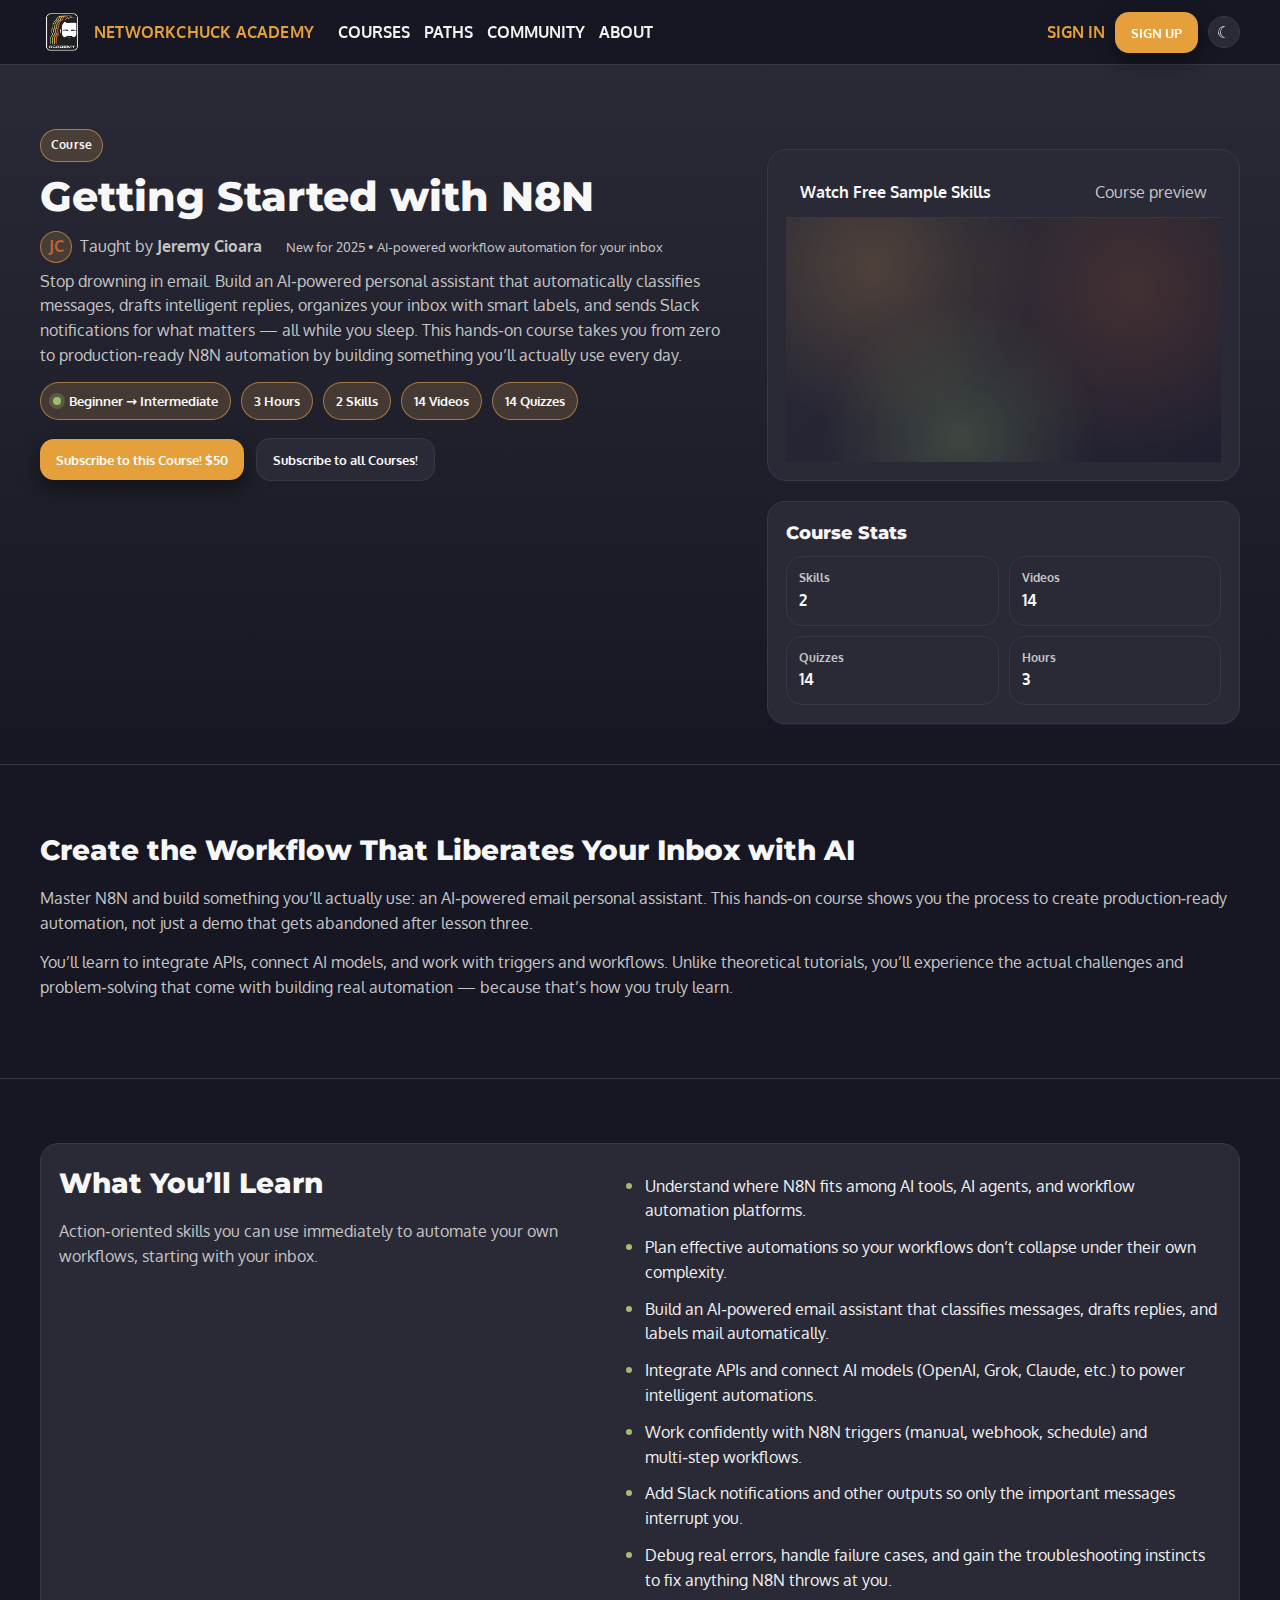
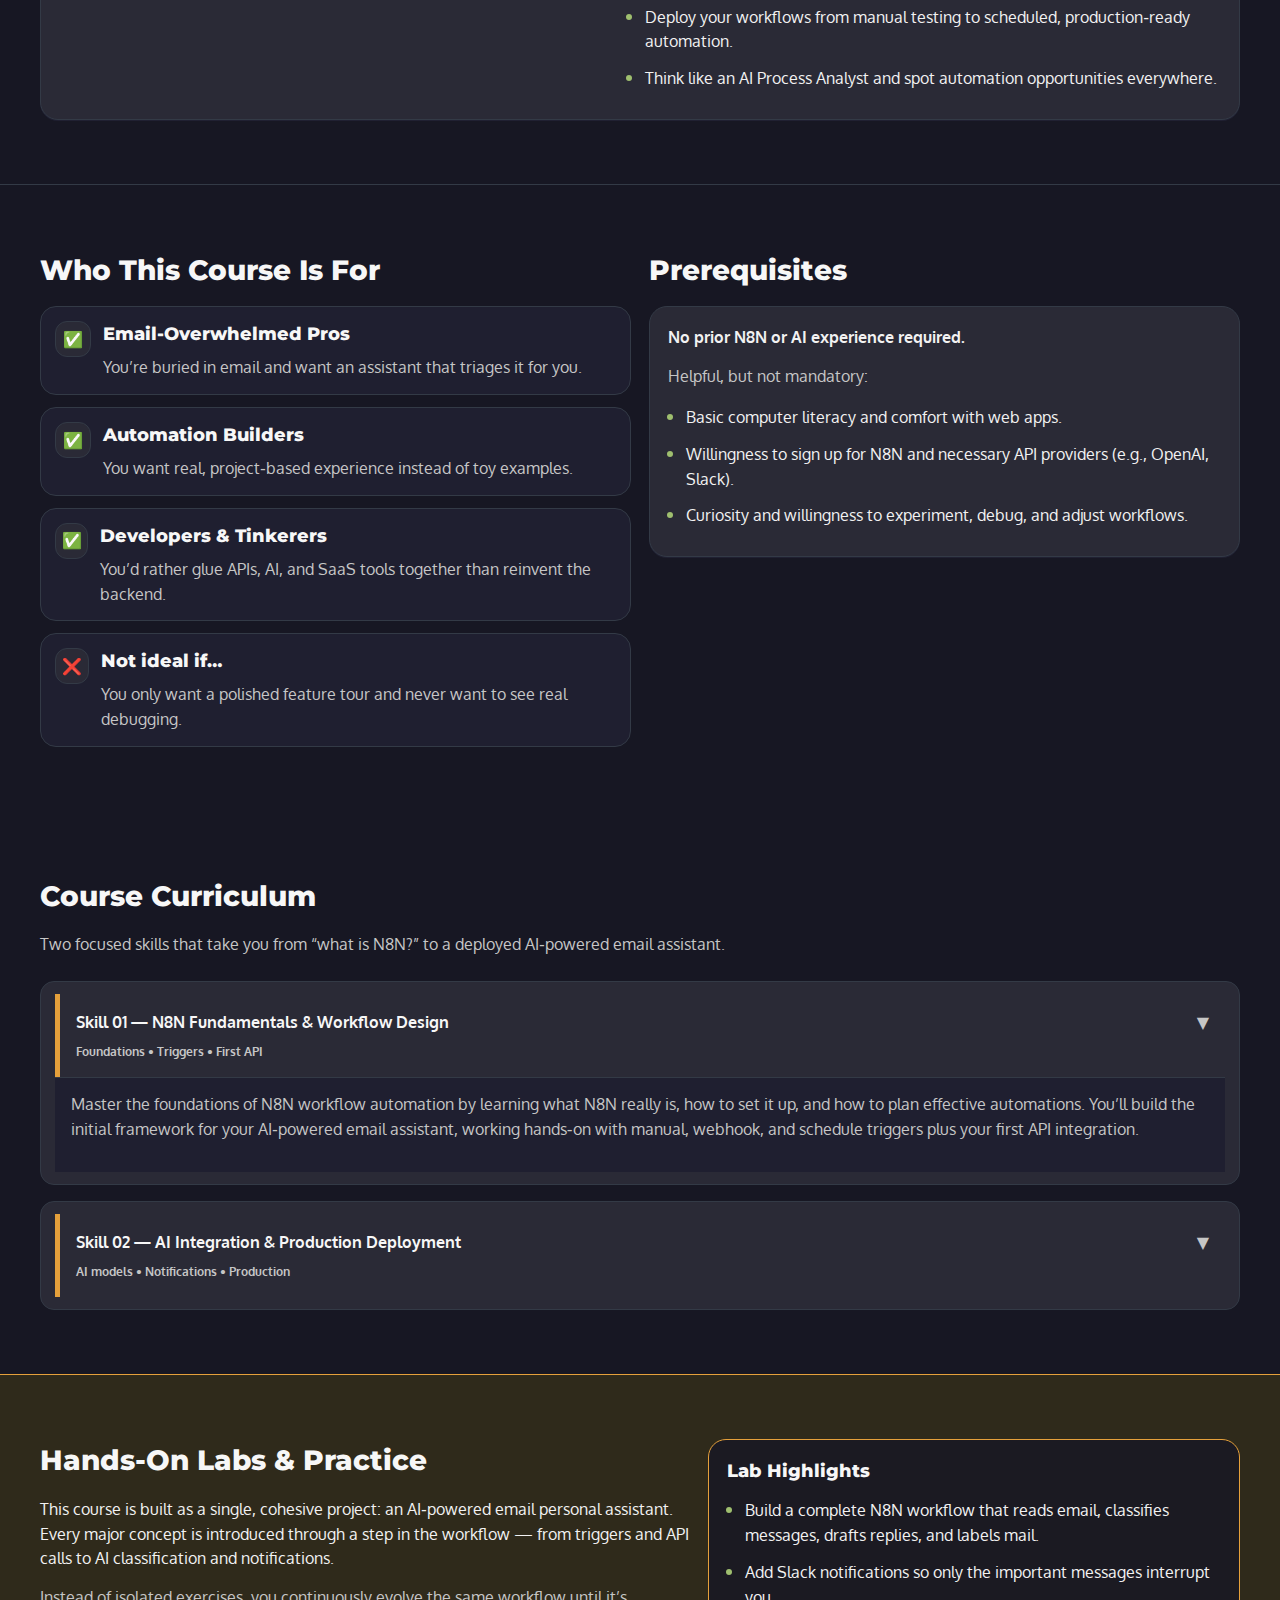
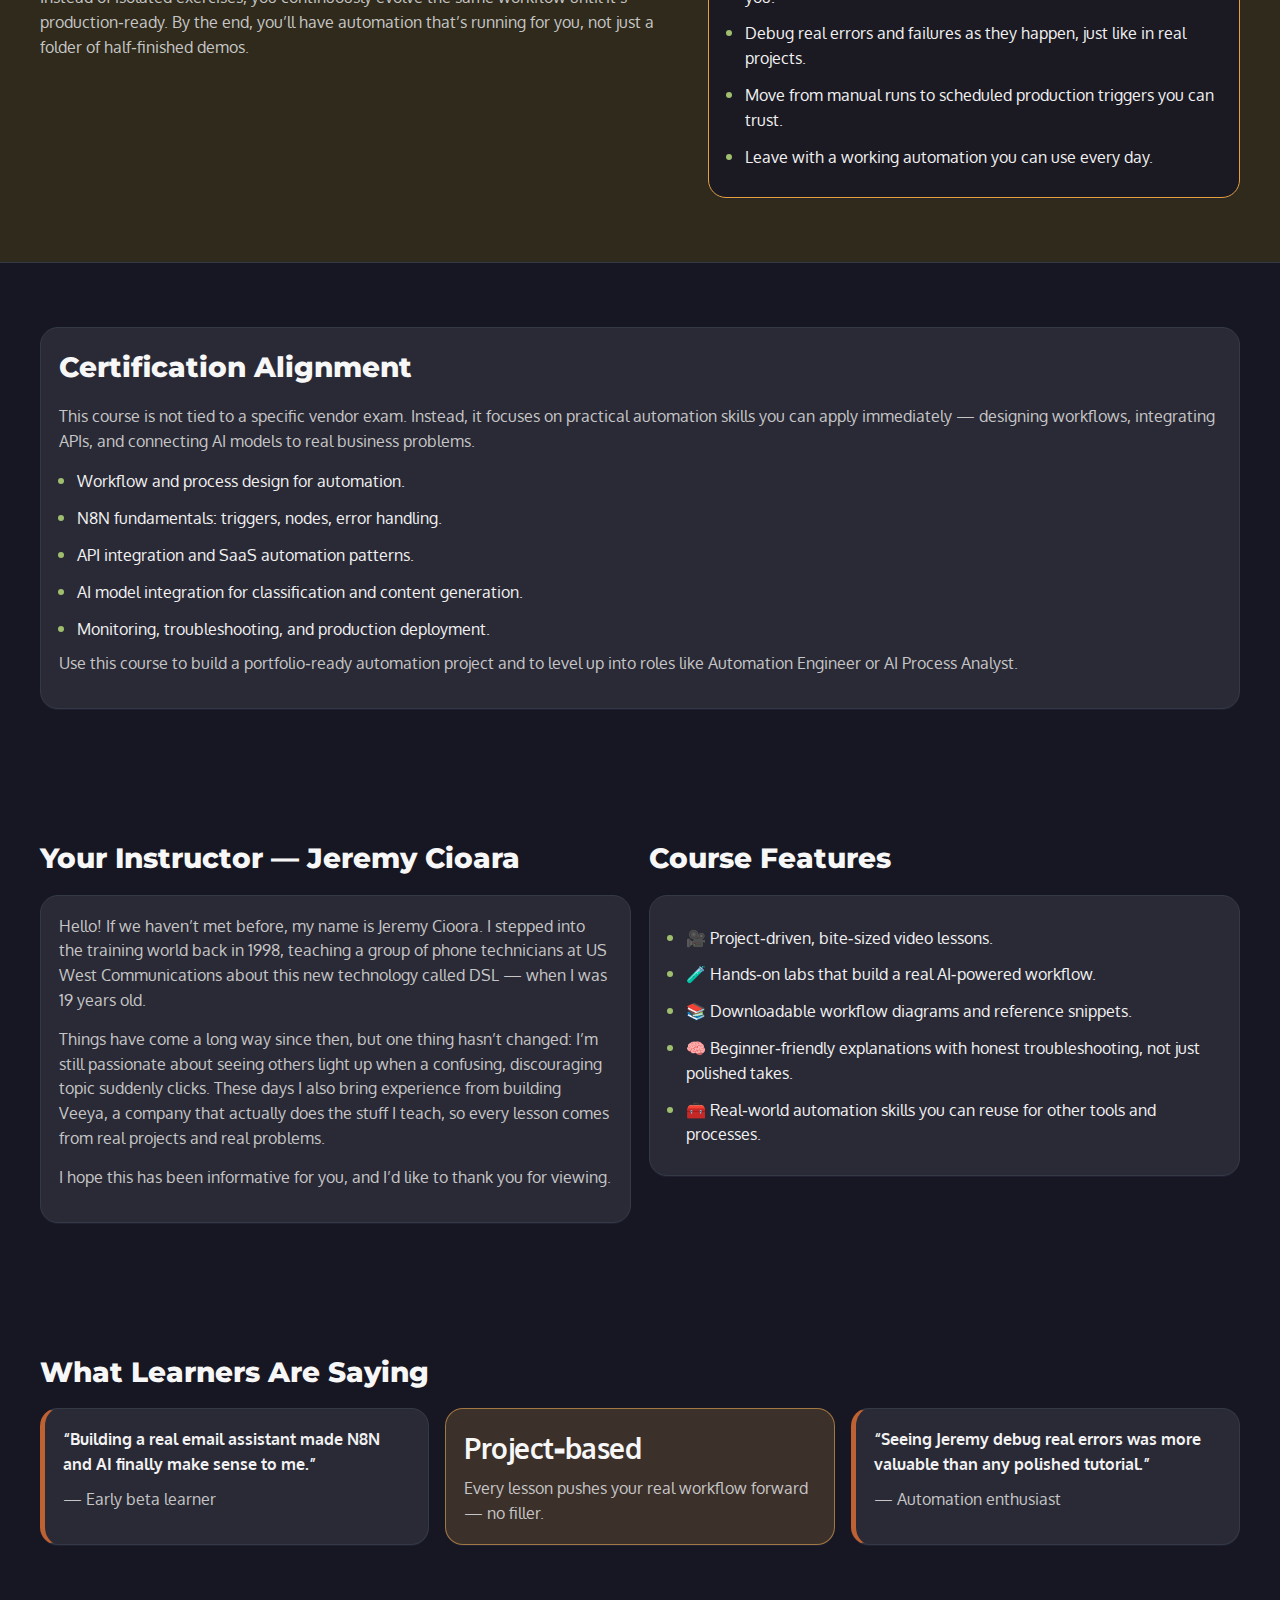
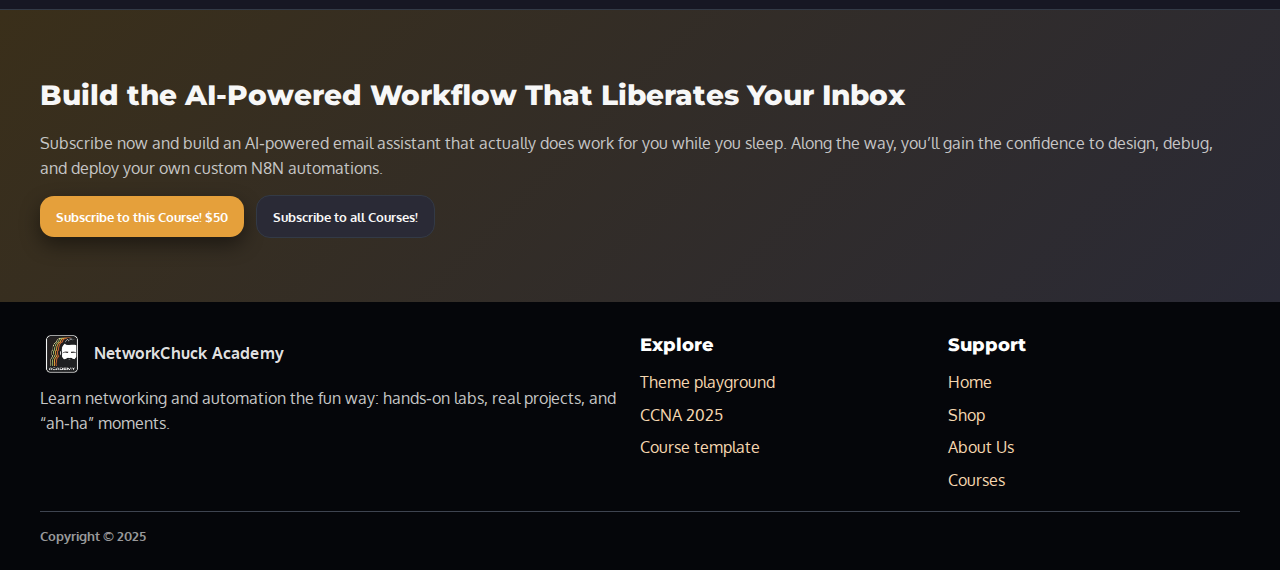
<file: n8n.html>
<!doctype html>
<html lang="en" data-theme="dark">
<head>
  <meta charset="utf-8" />
  <meta name="viewport" content="width=device-width,initial-scale=1" />
  <title>NetworkChuck Academy — Getting Started with N8N</title>

  <!-- Fonts -->
  <link rel="stylesheet"
        href="https://fonts.googleapis.com/css2?family=Montserrat:wght@300;400;700;800&family=Oxygen:wght@300;400;700&display=swap" />

  <!-- Core Styles -->
  <link rel="stylesheet" href="style.css" />

  <!-- Theme Tokens -->
  <link rel="stylesheet" href="theme-light.css" />
  <link rel="stylesheet" href="theme-dark.css" />

  <!-- Theme Controller -->
  <script src="theme.js" defer></script>
</head>

<body>

  <!-- GLOBAL HEADER -->
  <header class="header">
    <div class="container header-inner">
      <a href="index.html" class="logo">
        <img src="image.png" alt="NetworkChuck Academy logo" class="logo-image" />
        <span>NETWORKCHUCK ACADEMY</span>
      </a>

      <nav class="nav" aria-label="Primary">
        <a href="#hero">COURSES</a>
        <a href="#curriculum">PATHS</a>
        <a href="#community">COMMUNITY</a>
        <a href="#instructor">ABOUT</a>
      </nav>

      <div class="header-actions">
        <a class="btn-link" href="#">SIGN IN</a>
        <button class="btn-primary" type="button">SIGN UP</button>
        <button class="theme-toggle-icon" id="themeToggle" type="button" aria-label="Toggle theme">☾</button>
      </div>
    </div>
  </header>

  <!-- HERO -->
  <section class="hero" id="hero">
    <div class="container hero-grid">
      <div>
        <span class="kicker">Course</span>
        <h1>Getting Started with N8N</h1>

        <div class="hero-top-meta" aria-label="Instructor and course meta">
          <div class="hero-instructor">
            <span class="avatar" aria-hidden="true">JC</span>
            <span class="muted">Taught by <strong>Jeremy Cioara</strong></span>
          </div>
          <div class="hero-updated muted">
            New for 2025 • AI‑powered workflow automation for your inbox
          </div>
        </div>

        <p class="muted">
          Stop drowning in email. Build an AI‑powered personal assistant that automatically classifies messages, drafts
          intelligent replies, organizes your inbox with smart labels, and sends Slack notifications for what matters —
          all while you sleep. This hands‑on course takes you from zero to production‑ready N8N automation by building
          something you’ll actually use every day.
        </p>

        <div class="hero-meta" aria-label="Course metadata">
          <span class="pill"><span class="dot" aria-hidden="true"></span>Beginner → Intermediate</span>
          <span class="pill">3 Hours</span>
          <span class="pill">2 Skills</span>
          <span class="pill">14 Videos</span>
          <span class="pill">14 Quizzes</span>
        </div>

        <div class="btn-row">
          <button class="btn-primary" type="button">Subscribe to this Course! $50</button>
          <button class="btn-secondary" type="button">Subscribe to all Courses!</button>
        </div>
      </div>

      <aside class="hero-right" aria-label="Course preview and stats">
        <div class="card video">
          <div class="video-top">
            <div><strong>Watch Free Sample Skills</strong></div>
            <div class="muted">Course preview</div>
          </div>
          <div class="video-frame">
            <iframe
              src="https://www.youtube.com/embed/ONgECvZNI3o?si=e4FbinhMh3jPsxGJ"
              title="Getting Started with N8N Preview"
              frameborder="0"
              allow="accelerometer; autoplay; clipboard-write; encrypted-media; gyroscope; picture-in-picture; web-share"
              allowfullscreen
              style="width:100%;height:100%;border:0;">
            </iframe>
          </div>
        </div>

        <div class="card">
          <h3 style="margin-bottom:8px;">Course Stats</h3>
          <div class="stats">
            <div class="stat">
              <div class="label">Skills</div>
              <div class="value">2</div>
            </div>
            <div class="stat">
              <div class="label">Videos</div>
              <div class="value">14</div>
            </div>
            <div class="stat">
              <div class="label">Quizzes</div>
              <div class="value">14</div>
            </div>
            <div class="stat">
              <div class="label">Hours</div>
              <div class="value">3</div>
            </div>
          </div>
        </div>
      </aside>
    </div>
  </section>

  <!-- OVERVIEW -->
  <section class="section" id="overview">
    <div class="container">
      <h2>Create the Workflow That Liberates Your Inbox with AI</h2>
      <p class="muted">
        Master N8N and build something you’ll actually use: an AI‑powered email personal assistant. This hands‑on course
        shows you the process to create production‑ready automation, not just a demo that gets abandoned after lesson
        three.
      </p>
      <p class="muted">
        You’ll learn to integrate APIs, connect AI models, and work with triggers and workflows. Unlike theoretical
        tutorials, you’ll experience the actual challenges and problem‑solving that come with building real automation —
        because that’s how you truly learn.
      </p>
    </div>
  </section>

  <!-- WHAT YOU'LL LEARN -->
  <section class="section learn">
    <div class="container">
      <div class="card learn-card">
        <div class="learn-card-header">
          <h2>What You’ll Learn</h2>
          <p class="muted">
            Action‑oriented skills you can use immediately to automate your own workflows, starting with your inbox.
          </p>
        </div>
        <div class="learn-card-body">
          <ul class="clean" aria-label="Learning outcomes">
            <li>Understand where N8N fits among AI tools, AI agents, and workflow automation platforms.</li>
            <li>Plan effective automations so your workflows don’t collapse under their own complexity.</li>
            <li>Build an AI‑powered email assistant that classifies messages, drafts replies, and labels mail automatically.</li>
            <li>Integrate APIs and connect AI models (OpenAI, Grok, Claude, etc.) to power intelligent automations.</li>
            <li>Work confidently with N8N triggers (manual, webhook, schedule) and multi‑step workflows.</li>
            <li>Add Slack notifications and other outputs so only the important messages interrupt you.</li>
            <li>Debug real errors, handle failure cases, and gain the troubleshooting instincts to fix anything N8N throws at you.</li>
            <li>Deploy your workflows from manual testing to scheduled, production‑ready automation.</li>
            <li>Think like an AI Process Analyst and spot automation opportunities everywhere.</li>
          </ul>
        </div>
      </div>
    </div>
  </section>

  <!-- WHO IT'S FOR + PREREQUISITES -->
  <section class="section">
    <div class="container two-col">
      <div>
        <h2>Who This Course Is For</h2>

        <div class="persona">
          <div class="icon" aria-hidden="true">✅</div>
          <div>
            <h3 style="margin:0 0 6px;">Email‑Overwhelmed Pros</h3>
            <p class="muted" style="margin:0;">You’re buried in email and want an assistant that triages it for you.</p>
          </div>
        </div>

        <div class="persona" style="margin-top:12px;">
          <div class="icon" aria-hidden="true">✅</div>
          <div>
            <h3 style="margin:0 0 6px;">Automation Builders</h3>
            <p class="muted" style="margin:0;">You want real, project‑based experience instead of toy examples.</p>
          </div>
        </div>

        <div class="persona" style="margin-top:12px;">
          <div class="icon" aria-hidden="true">✅</div>
          <div>
            <h3 style="margin:0 0 6px;">Developers &amp; Tinkerers</h3>
            <p class="muted" style="margin:0;">You’d rather glue APIs, AI, and SaaS tools together than reinvent the backend.</p>
          </div>
        </div>

        <div class="persona" style="margin-top:12px;">
          <div class="icon" aria-hidden="true">❌</div>
          <div>
            <h3 style="margin:0 0 6px;">Not ideal if…</h3>
            <p class="muted" style="margin:0;">You only want a polished feature tour and never want to see real debugging.</p>
          </div>
        </div>
      </div>

      <div>
        <h2>Prerequisites</h2>
        <div class="card">
          <p><strong>No prior N8N or AI experience required.</strong></p>
          <p class="muted">Helpful, but not mandatory:</p>
          <ul class="clean">
            <li>Basic computer literacy and comfort with web apps.</li>
            <li>Willingness to sign up for N8N and necessary API providers (e.g., OpenAI, Slack).</li>
            <li>Curiosity and willingness to experiment, debug, and adjust workflows.</li>
          </ul>
        </div>
      </div>
    </div>
  </section>

  <!-- CURRICULUM -->
  <section class="section" id="curriculum">
    <div class="container">
      <h2>Course Curriculum</h2>
      <p class="muted">
        Two focused skills that take you from “what is N8N?” to a deployed AI‑powered email assistant.
      </p>

      <div class="accordion" aria-label="Getting Started with N8N curriculum">

        <details class="module" open>
          <summary>
            <div>
              Skill 01 — N8N Fundamentals &amp; Workflow Design
              <div class="meta">
                <span>Foundations • Triggers • First API</span>
              </div>
            </div>
            <span class="muted">▼</span>
          </summary>
          <div class="body">
            <p class="muted">
              Master the foundations of N8N workflow automation by learning what N8N really is, how to set it up, and
              how to plan effective automations. You’ll build the initial framework for your AI‑powered email assistant,
              working hands‑on with manual, webhook, and schedule triggers plus your first API integration.
            </p>
          </div>
        </details>

        <details class="module">
          <summary>
            <div>
              Skill 02 — AI Integration &amp; Production Deployment
              <div class="meta">
                <span>AI models • Notifications • Production</span>
              </div>
            </div>
            <span class="muted">▼</span>
          </summary>
          <div class="body">
            <p class="muted">
              Take your workflows to production by integrating AI models and deploying real automation that runs while
              you sleep. Connect AI providers to classify emails, draft replies, send Slack notifications, implement
              error handling, and transition from manual tests to scheduled, production‑ready triggers.
            </p>
          </div>
        </details>

      </div>
    </div>
  </section>

  <!-- HANDS-ON LABS -->
  <section class="section hands-on" id="labs">
    <div class="container hands-grid">
      <div>
        <h2>Hands‑On Labs &amp; Practice</h2>
        <p>
          This course is built as a single, cohesive project: an AI‑powered email personal assistant. Every major
          concept is introduced through a step in the workflow — from triggers and API calls to AI classification and
          notifications.
        </p>
        <p class="muted">
          Instead of isolated exercises, you continuously evolve the same workflow until it’s production‑ready. By the
          end, you’ll have automation that’s running for you, not just a folder of half‑finished demos.
        </p>
      </div>

      <div class="card hands-card">
        <h3 style="margin-bottom:8px;">Lab Highlights</h3>
        <ul class="clean">
          <li>Build a complete N8N workflow that reads email, classifies messages, drafts replies, and labels mail.</li>
          <li>Add Slack notifications so only the important messages interrupt you.</li>
          <li>Debug real errors and failures as they happen, just like in real projects.</li>
          <li>Move from manual runs to scheduled production triggers you can trust.</li>
          <li>Leave with a working automation you can use every day.</li>
        </ul>
      </div>
    </div>
  </section>

  <!-- CERTIFICATION ALIGNMENT (NONE) -->
  <section class="section" id="certification">
    <div class="container">
      <div class="card">
        <h2>Certification Alignment</h2>
        <p class="muted">
          This course is not tied to a specific vendor exam. Instead, it focuses on practical automation skills you can
          apply immediately — designing workflows, integrating APIs, and connecting AI models to real business problems.
        </p>
        <ul class="clean">
          <li>Workflow and process design for automation.</li>
          <li>N8N fundamentals: triggers, nodes, error handling.</li>
          <li>API integration and SaaS automation patterns.</li>
          <li>AI model integration for classification and content generation.</li>
          <li>Monitoring, troubleshooting, and production deployment.</li>
        </ul>
        <p class="muted" style="margin-top:10px;">
          Use this course to build a portfolio‑ready automation project and to level up into roles like Automation
          Engineer or AI Process Analyst.
        </p>
      </div>
    </div>
  </section>

  <!-- INSTRUCTOR + FEATURES -->
  <section class="section" id="instructor">
    <div class="container two-col">
      <div>
        <h2>Your Instructor — Jeremy Cioara</h2>
        <div class="card">
          <p class="muted">
            Hello! If we haven’t met before, my name is Jeremy Cioora. I stepped into the training world back in 1998,
            teaching a group of phone technicians at US West Communications about this new technology called DSL — when
            I was 19 years old.
          </p>
          <p class="muted">
            Things have come a long way since then, but one thing hasn’t changed: I’m still passionate about seeing
            others light up when a confusing, discouraging topic suddenly clicks. These days I also bring experience
            from building Veeya, a company that actually does the stuff I teach, so every lesson comes from real
            projects and real problems.
          </p>
          <p class="muted">
            I hope this has been informative for you, and I’d like to thank you for viewing.
          </p>
        </div>
      </div>

      <div>
        <h2>Course Features</h2>
        <div class="card">
          <ul class="clean">
            <li>🎥 Project‑driven, bite‑sized video lessons.</li>
            <li>🧪 Hands‑on labs that build a real AI‑powered workflow.</li>
            <li>📚 Downloadable workflow diagrams and reference snippets.</li>
            <li>🧠 Beginner‑friendly explanations with honest troubleshooting, not just polished takes.</li>
            <li>🧰 Real‑world automation skills you can reuse for other tools and processes.</li>
          </ul>
        </div>
      </div>
    </div>
  </section>

  <!-- SOCIAL PROOF (PLACEHOLDERS) -->
  <section class="section">
    <div class="container">
      <h2>What Learners Are Saying</h2>
      <div class="proof-grid" aria-label="Testimonials and metrics">
        <div class="card quote">
          <p style="margin-bottom:10px;"><strong>“Building a real email assistant made N8N and AI finally make sense to me.”</strong></p>
          <p class="muted" style="margin:0;">— Early beta learner</p>
        </div>
        <div class="card metric">
          <div class="big">Project‑based</div>
          <p class="muted" style="margin:6px 0 0;">Every lesson pushes your real workflow forward — no filler.</p>
        </div>
        <div class="card quote">
          <p style="margin-bottom:10px;"><strong>“Seeing Jeremy debug real errors was more valuable than any polished tutorial.”</strong></p>
          <p class="muted" style="margin:0;">— Automation enthusiast</p>
        </div>
      </div>
    </div>
  </section>

  <!-- FINAL CTA -->
  <section class="section community" id="community">
    <div class="container">
      <h2>Build the AI‑Powered Workflow That Liberates Your Inbox</h2>
      <p class="muted">
        Subscribe now and build an AI‑powered email assistant that actually does work for you while you sleep. Along the
        way, you’ll gain the confidence to design, debug, and deploy your own custom N8N automations.
      </p>
      <div class="btn-row">
        <button class="btn-primary" type="button">Subscribe to this Course! $50</button>
        <button class="btn-secondary" type="button">Subscribe to all Courses!</button>
      </div>
    </div>
  </section>

  <!-- FOOTER -->
  <footer class="footer">
    <div class="container footer-grid">
      <div>
        <div class="logo">
          <img src="image.png" alt="NetworkChuck Academy logo" class="logo-image" />
          <span>NetworkChuck Academy</span>
        </div>
        <p class="muted" style="margin-top:10px;">
          Learn networking and automation the fun way: hands‑on labs, real projects, and “ah‑ha” moments.
        </p>
      </div>

      <div>
        <h3 class="footer-title">Explore</h3>
        <div style="display:grid; gap:8px;">
          <a href="index.html">Theme playground</a>
          <a href="ccna-2025.html">CCNA 2025</a>
          <a href="course-template.html">Course template</a>
        </div>
      </div>

      <div>
        <h3 class="footer-title">Support</h3>
        <div style="display:grid; gap:8px;">
          <a href="#">Home</a>
          <a href="#">Shop</a>
          <a href="#">About Us</a>
          <a href="#">Courses</a>
        </div>
      </div>
    </div>
    <div class="container footer-bottom">
      Copyright © 2025
    </div>
  </footer>

</body>
</html>
</file>
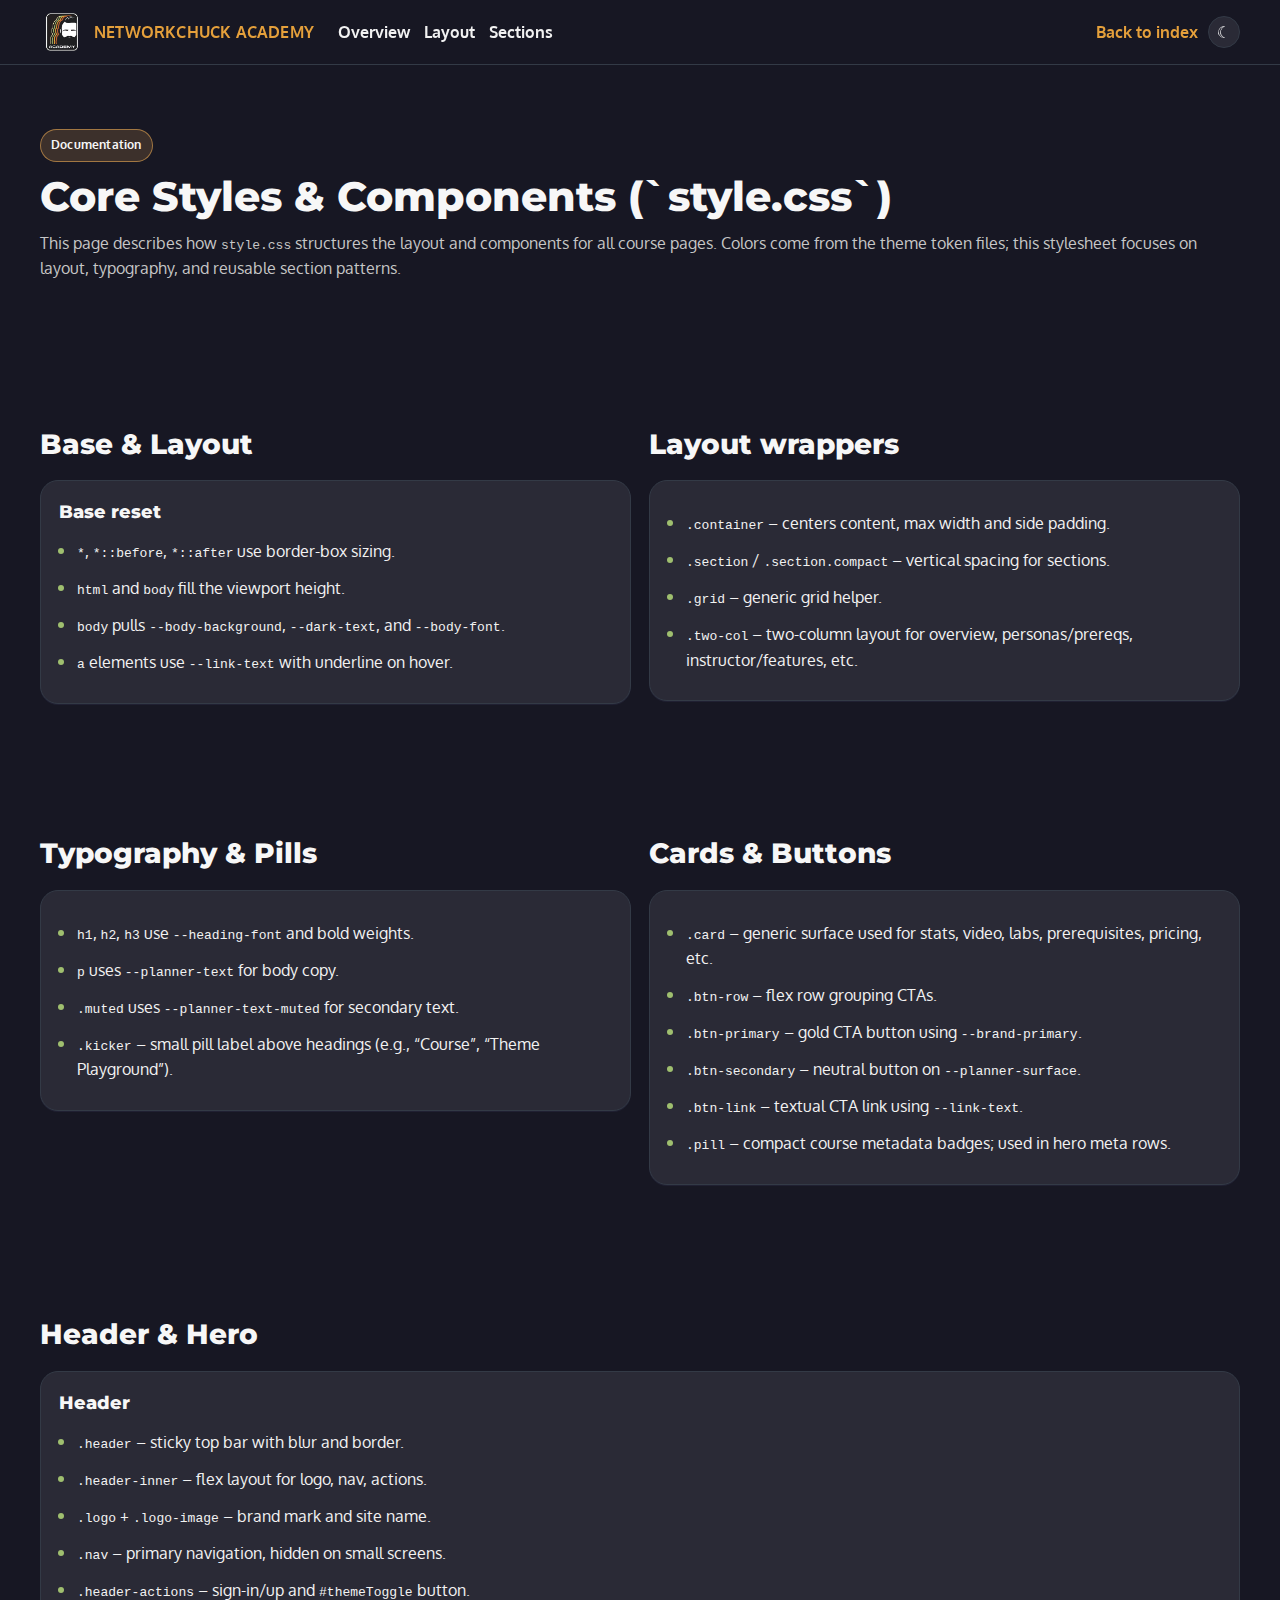
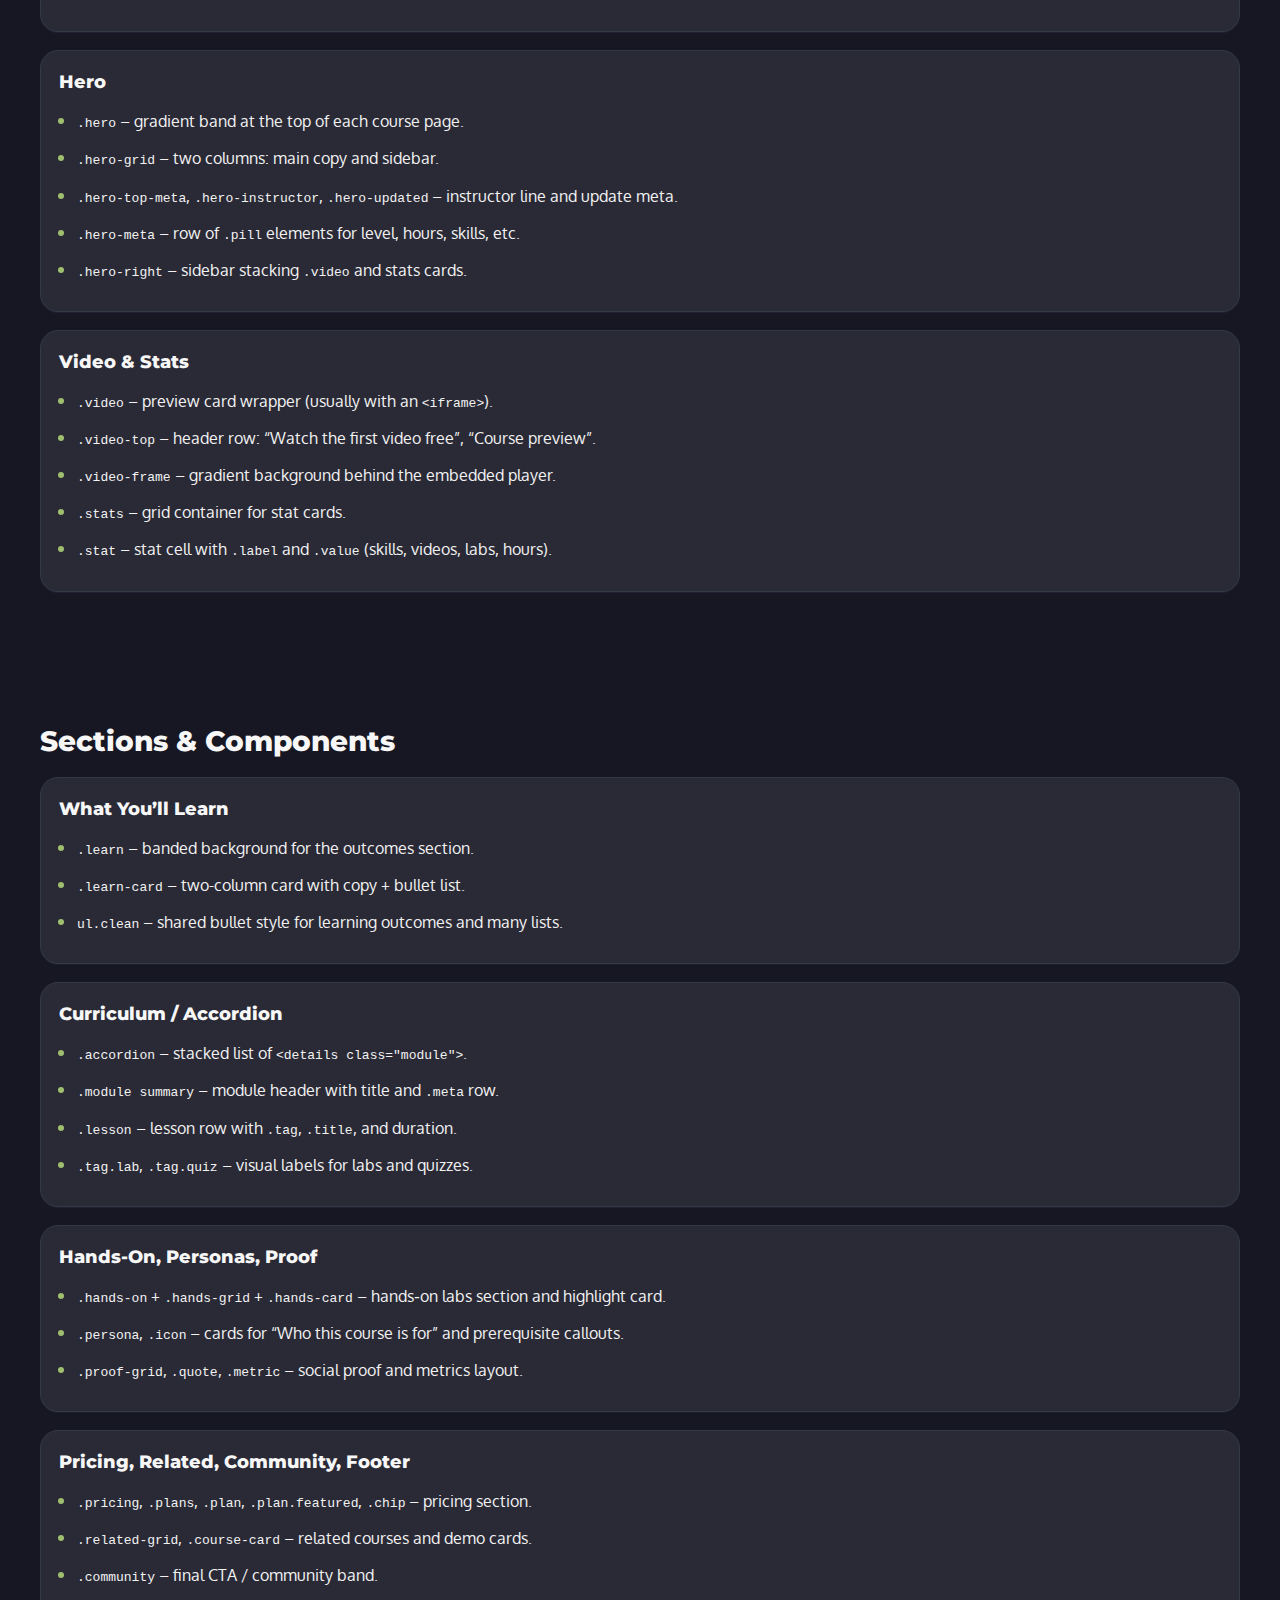
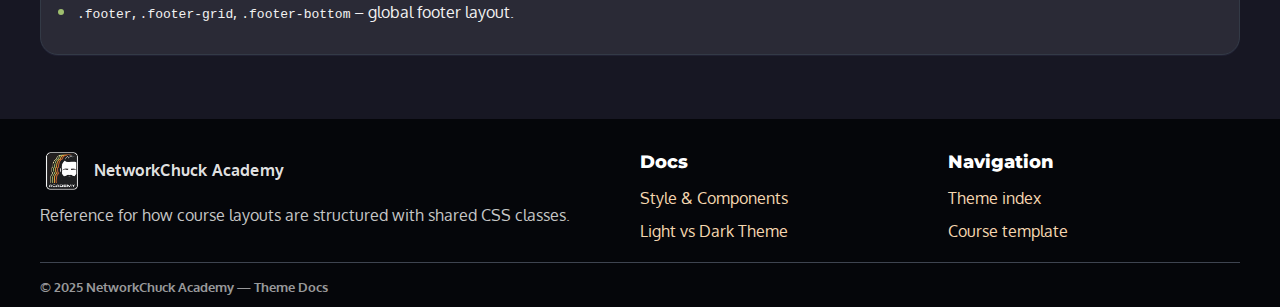
<file: style-components-doc.html>
<!doctype html>
<html lang="en" data-theme="dark">
<head>
  <meta charset="utf-8" />
  <meta name="viewport" content="width=device-width,initial-scale=1" />
  <title>NCA Theme – Style & Components</title>

  <!-- Fonts -->
  <link rel="stylesheet"
        href="https://fonts.googleapis.com/css2?family=Montserrat:wght@300;400;700;800&family=Oxygen:wght@300;400;700&display=swap" />

  <!-- Core Styles -->
  <link rel="stylesheet" href="style.css" />

  <!-- Theme Tokens -->
  <link rel="stylesheet" href="theme-light.css" />
  <link rel="stylesheet" href="theme-dark.css" />

  <!-- Theme Controller -->
  <script src="theme.js" defer></script>
</head>

<body>

  <!-- HEADER -->
  <header class="header">
    <div class="container header-inner">
      <a href="index.html" class="logo">
        <img src="image.png" alt="NetworkChuck Academy logo" class="logo-image" />
        <span>NETWORKCHUCK ACADEMY</span>
      </a>

      <nav class="nav" aria-label="Primary">
        <a href="#overview">Overview</a>
        <a href="#layout">Layout</a>
        <a href="#sections">Sections</a>
      </nav>

      <div class="header-actions">
        <a class="btn-link" href="index.html">Back to index</a>
        <button class="theme-toggle-icon" id="themeToggle" type="button" aria-label="Toggle theme">☾</button>
      </div>
    </div>
  </header>

  <!-- OVERVIEW -->
  <section class="section" id="overview">
    <div class="container">
      <span class="kicker">Documentation</span>
      <h1>Core Styles & Components (`style.css`)</h1>
      <p class="muted">
        This page describes how <code>style.css</code> structures the layout and components for all course pages. Colors
        come from the theme token files; this stylesheet focuses on layout, typography, and reusable section patterns.
      </p>
    </div>
  </section>

  <!-- BASE & LAYOUT -->
  <section class="section" id="layout">
    <div class="container two-col">
      <div>
        <h2>Base &amp; Layout</h2>
        <div class="card">
          <h3>Base reset</h3>
          <ul class="clean">
            <li><code>*</code>, <code>*::before</code>, <code>*::after</code> use border-box sizing.</li>
            <li><code>html</code> and <code>body</code> fill the viewport height.</li>
            <li><code>body</code> pulls <code>--body-background</code>, <code>--dark-text</code>, and <code>--body-font</code>.</li>
            <li><code>a</code> elements use <code>--link-text</code> with underline on hover.</li>
          </ul>
        </div>
      </div>

      <div>
        <h2>Layout wrappers</h2>
        <div class="card">
          <ul class="clean">
            <li><code>.container</code> – centers content, max width and side padding.</li>
            <li><code>.section</code> / <code>.section.compact</code> – vertical spacing for sections.</li>
            <li><code>.grid</code> – generic grid helper.</li>
            <li><code>.two-col</code> – two-column layout for overview, personas/prereqs, instructor/features, etc.</li>
          </ul>
        </div>
      </div>
    </div>
  </section>

  <!-- TYPOGRAPHY & BUTTONS -->
  <section class="section">
    <div class="container two-col">
      <div>
        <h2>Typography &amp; Pills</h2>
        <div class="card">
          <ul class="clean">
            <li><code>h1</code>, <code>h2</code>, <code>h3</code> use <code>--heading-font</code> and bold weights.</li>
            <li><code>p</code> uses <code>--planner-text</code> for body copy.</li>
            <li><code>.muted</code> uses <code>--planner-text-muted</code> for secondary text.</li>
            <li><code>.kicker</code> – small pill label above headings (e.g., “Course”, “Theme Playground”).</li>
          </ul>
        </div>
      </div>

      <div>
        <h2>Cards &amp; Buttons</h2>
        <div class="card">
          <ul class="clean">
            <li><code>.card</code> – generic surface used for stats, video, labs, prerequisites, pricing, etc.</li>
            <li><code>.btn-row</code> – flex row grouping CTAs.</li>
            <li><code>.btn-primary</code> – gold CTA button using <code>--brand-primary</code>.</li>
            <li><code>.btn-secondary</code> – neutral button on <code>--planner-surface</code>.</li>
            <li><code>.btn-link</code> – textual CTA link using <code>--link-text</code>.</li>
            <li><code>.pill</code> – compact course metadata badges; used in hero meta rows.</li>
          </ul>
        </div>
      </div>
    </div>
  </section>

  <!-- HEADER & HERO -->
  <section class="section" id="sections">
    <div class="container">
      <h2>Header &amp; Hero</h2>
      <div class="grid">
        <div class="card">
          <h3>Header</h3>
          <ul class="clean">
            <li><code>.header</code> – sticky top bar with blur and border.</li>
            <li><code>.header-inner</code> – flex layout for logo, nav, actions.</li>
            <li><code>.logo</code> + <code>.logo-image</code> – brand mark and site name.</li>
            <li><code>.nav</code> – primary navigation, hidden on small screens.</li>
            <li><code>.header-actions</code> – sign-in/up and <code>#themeToggle</code> button.</li>
          </ul>
        </div>

        <div class="card">
          <h3>Hero</h3>
          <ul class="clean">
            <li><code>.hero</code> – gradient band at the top of each course page.</li>
            <li><code>.hero-grid</code> – two columns: main copy and sidebar.</li>
            <li><code>.hero-top-meta</code>, <code>.hero-instructor</code>, <code>.hero-updated</code> – instructor line and update meta.</li>
            <li><code>.hero-meta</code> – row of <code>.pill</code> elements for level, hours, skills, etc.</li>
            <li><code>.hero-right</code> – sidebar stacking <code>.video</code> and stats cards.</li>
          </ul>
        </div>

        <div class="card">
          <h3>Video &amp; Stats</h3>
          <ul class="clean">
            <li><code>.video</code> – preview card wrapper (usually with an <code>&lt;iframe&gt;</code>).</li>
            <li><code>.video-top</code> – header row: “Watch the first video free”, “Course preview”.</li>
            <li><code>.video-frame</code> – gradient background behind the embedded player.</li>
            <li><code>.stats</code> – grid container for stat cards.</li>
            <li><code>.stat</code> – stat cell with <code>.label</code> and <code>.value</code> (skills, videos, labs, hours).</li>
          </ul>
        </div>
      </div>
    </div>
  </section>

  <!-- CURRICULUM, LABS, AUDIENCE, FOOTER -->
  <section class="section">
    <div class="container">
      <h2>Sections &amp; Components</h2>
      <div class="grid">
        <div class="card">
          <h3>What You’ll Learn</h3>
          <ul class="clean">
            <li><code>.learn</code> – banded background for the outcomes section.</li>
            <li><code>.learn-card</code> – two-column card with copy + bullet list.</li>
            <li><code>ul.clean</code> – shared bullet style for learning outcomes and many lists.</li>
          </ul>
        </div>

        <div class="card">
          <h3>Curriculum / Accordion</h3>
          <ul class="clean">
            <li><code>.accordion</code> – stacked list of <code>&lt;details class="module"&gt;</code>.</li>
            <li><code>.module summary</code> – module header with title and <code>.meta</code> row.</li>
            <li><code>.lesson</code> – lesson row with <code>.tag</code>, <code>.title</code>, and duration.</li>
            <li><code>.tag.lab</code>, <code>.tag.quiz</code> – visual labels for labs and quizzes.</li>
          </ul>
        </div>

        <div class="card">
          <h3>Hands‑On, Personas, Proof</h3>
          <ul class="clean">
            <li><code>.hands-on</code> + <code>.hands-grid</code> + <code>.hands-card</code> – hands‑on labs section and highlight card.</li>
            <li><code>.persona</code>, <code>.icon</code> – cards for “Who this course is for” and prerequisite callouts.</li>
            <li><code>.proof-grid</code>, <code>.quote</code>, <code>.metric</code> – social proof and metrics layout.</li>
          </ul>
        </div>

        <div class="card">
          <h3>Pricing, Related, Community, Footer</h3>
          <ul class="clean">
            <li><code>.pricing</code>, <code>.plans</code>, <code>.plan</code>, <code>.plan.featured</code>, <code>.chip</code> – pricing section.</li>
            <li><code>.related-grid</code>, <code>.course-card</code> – related courses and demo cards.</li>
            <li><code>.community</code> – final CTA / community band.</li>
            <li><code>.footer</code>, <code>.footer-grid</code>, <code>.footer-bottom</code> – global footer layout.</li>
          </ul>
        </div>
      </div>
    </div>
  </section>

  <!-- FOOTER -->
  <footer class="footer">
    <div class="container footer-grid">
      <div>
        <div class="logo">
          <img src="image.png" alt="NetworkChuck Academy logo" class="logo-image" />
          <span>NetworkChuck Academy</span>
        </div>
        <p class="muted" style="margin-top:10px;">
          Reference for how course layouts are structured with shared CSS classes.
        </p>
      </div>

      <div>
        <h3 class="footer-title">Docs</h3>
        <div style="display:grid; gap:8px;">
          <a href="style-components-doc.html">Style &amp; Components</a>
          <a href="theme-light-dark-comparison.html">Light vs Dark Theme</a>
        </div>
      </div>

      <div>
        <h3 class="footer-title">Navigation</h3>
        <div style="display:grid; gap:8px;">
          <a href="index.html">Theme index</a>
          <a href="course-template.html">Course template</a>
        </div>
      </div>
    </div>
    <div class="container footer-bottom">
      © 2025 NetworkChuck Academy — Theme Docs
    </div>
  </footer>

</body>
</html>
</file>
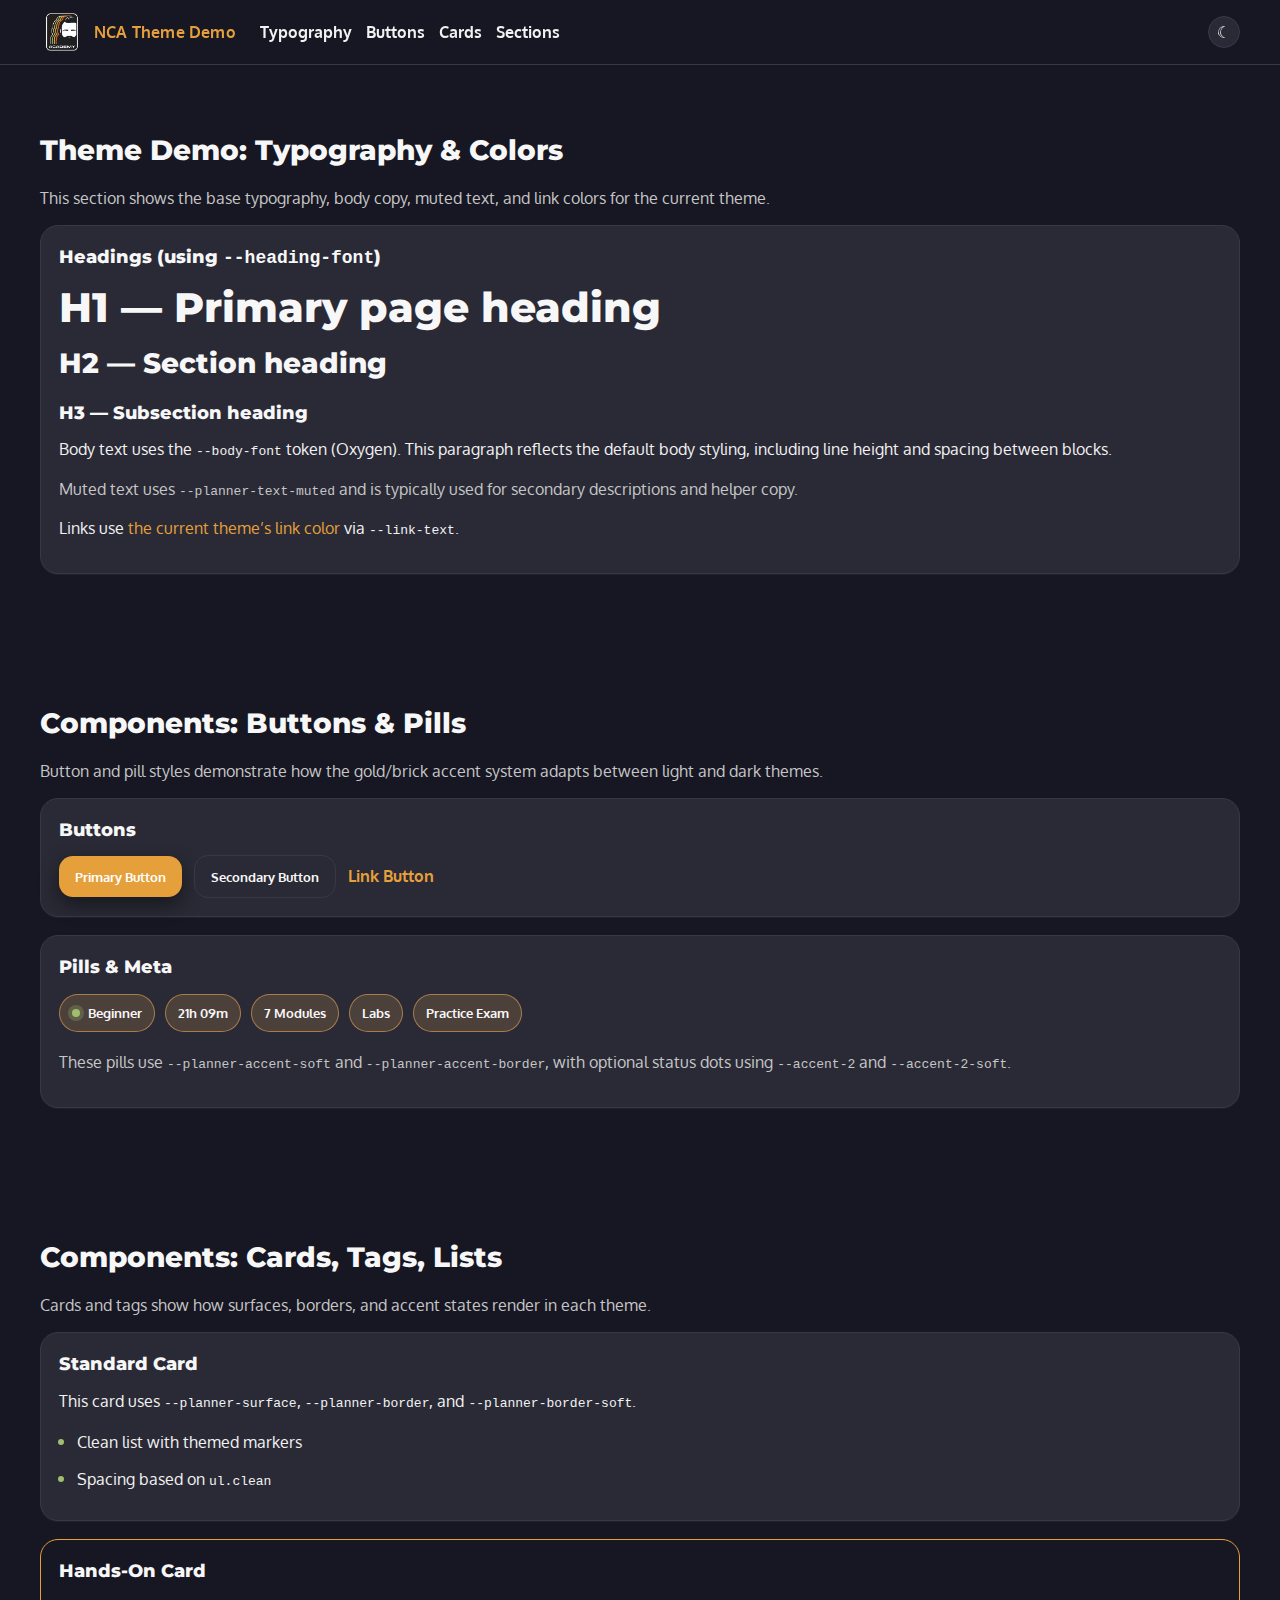
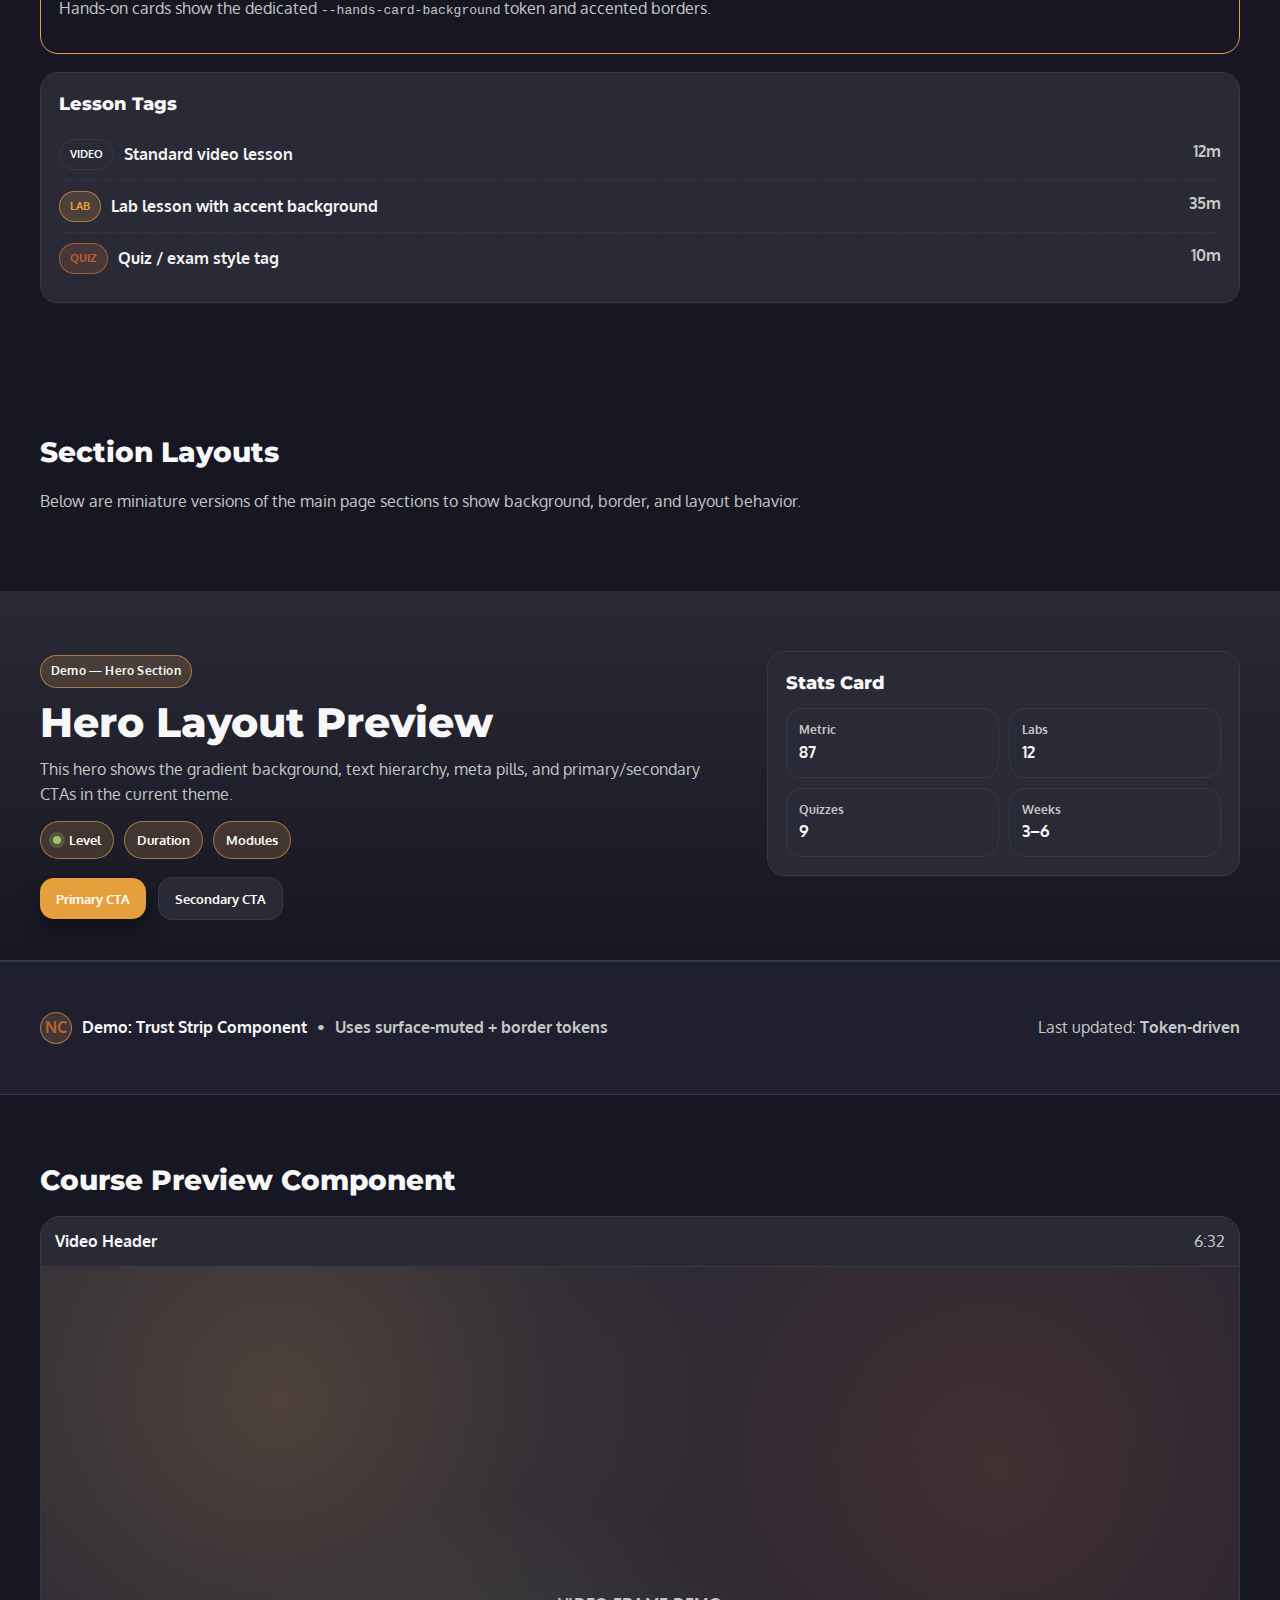
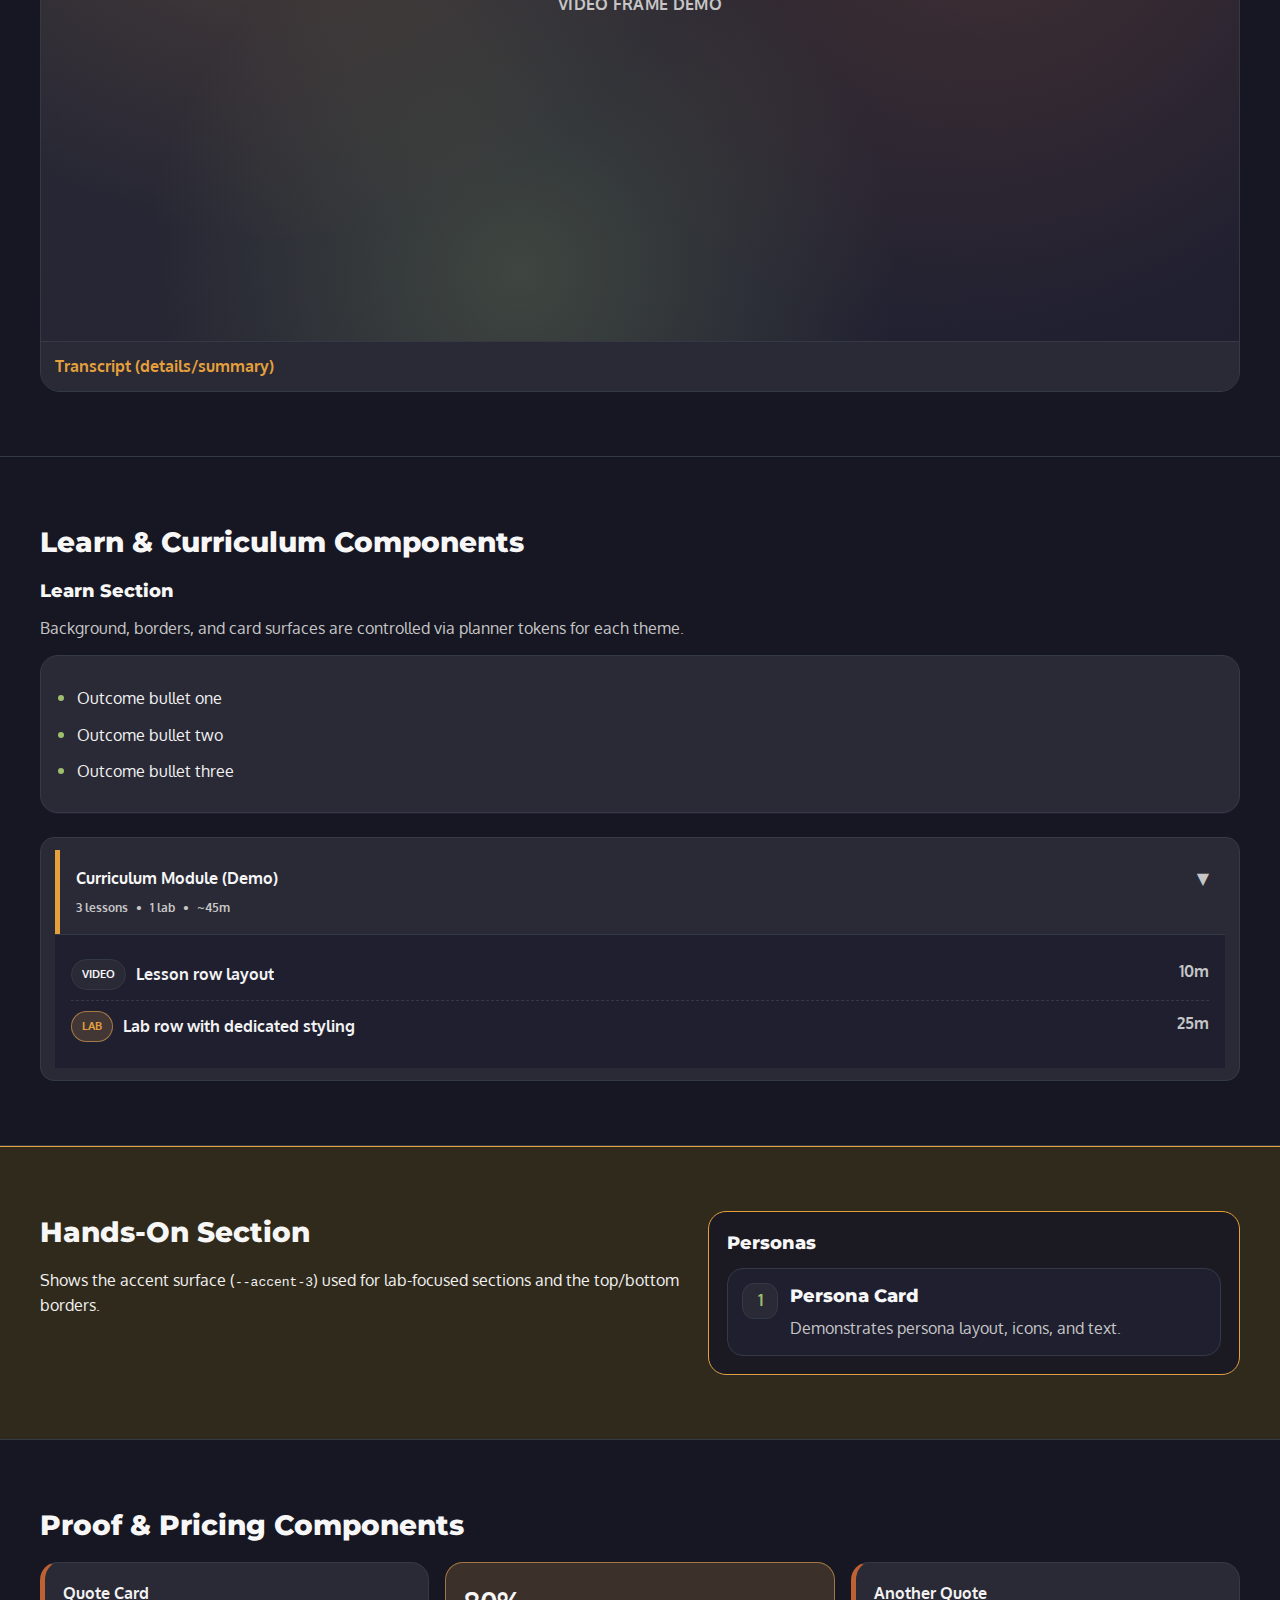
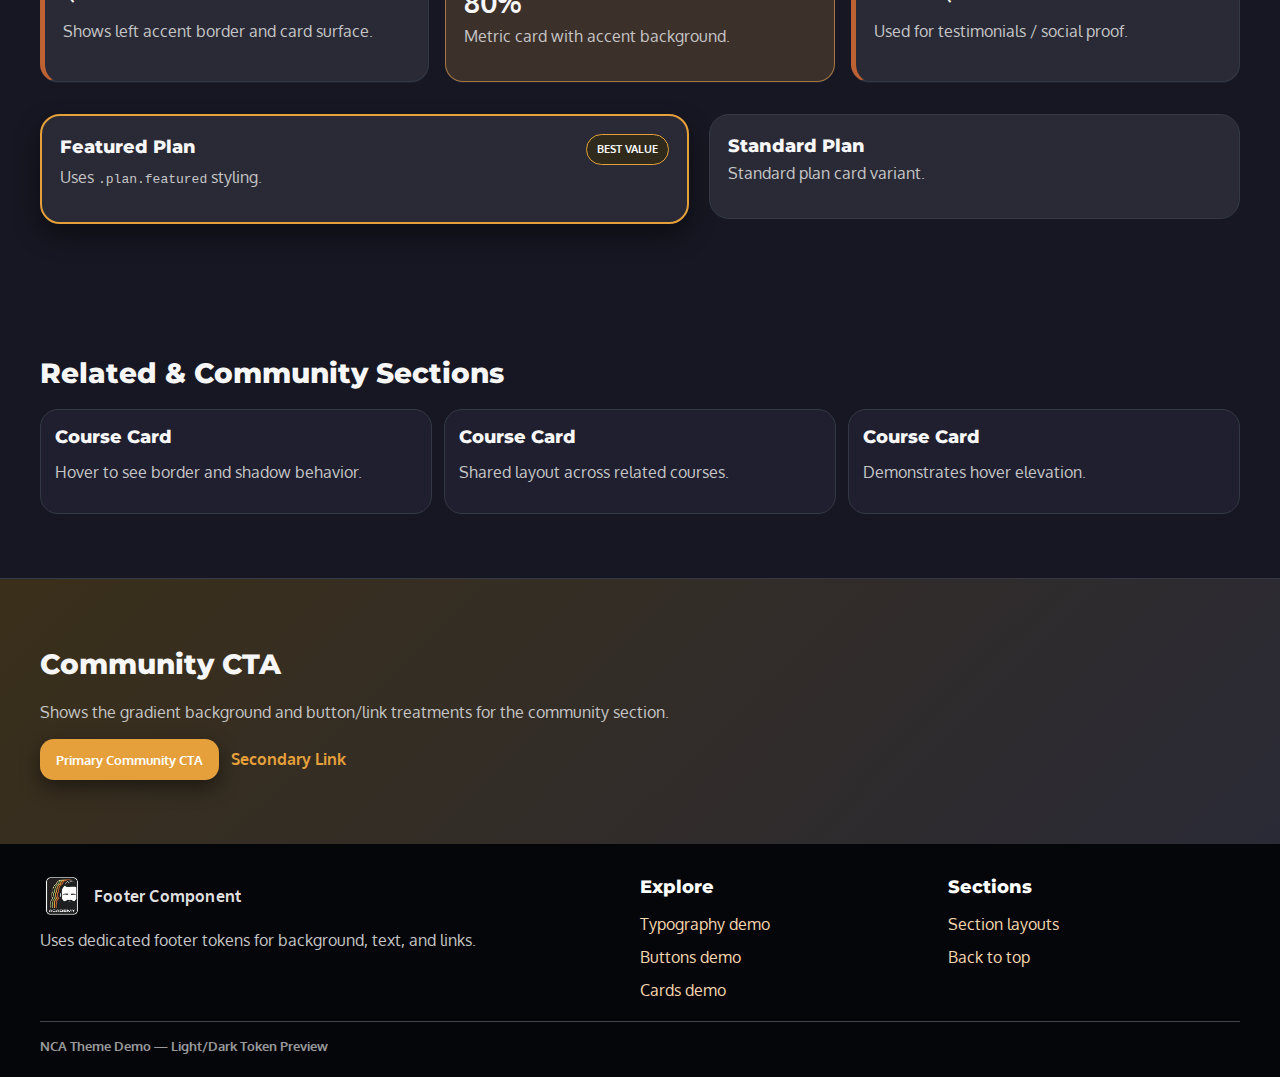
<file: theme-demo.html>
<!doctype html>
<html lang="en" data-theme="dark">
<head>
  <meta charset="utf-8" />
  <meta name="viewport" content="width=device-width,initial-scale=1" />
  <title>NCA Theme Demo</title>

  <!-- Fonts -->
  <link rel="stylesheet" href="https://fonts.googleapis.com/css2?family=Montserrat:wght@300;400;700;800&family=Oxygen:wght@300;400;700&display=swap" />

  <!-- Core Styles -->
  <link rel="stylesheet" href="style.css" />

  <!-- Theme Tokens -->
  <link rel="stylesheet" href="theme-light.css" />
  <link rel="stylesheet" href="theme-dark.css" />

  <!-- Theme Controller -->
  <script src="theme.js" defer></script>
</head>

<body>

  <!-- Demo Header -->
  <header class="header">
    <div class="container header-inner">
      <a href="index.html" class="logo">
        <img src="image.png" alt="NetworkChuck Academy logo" class="logo-image" />
        <span>NCA Theme Demo</span>
      </a>

      <nav class="nav" aria-label="Primary">
        <a href="#typography">Typography</a>
        <a href="#buttons">Buttons</a>
        <a href="#cards">Cards</a>
        <a href="#sections">Sections</a>
      </nav>

      <div class="header-actions">
        <button class="theme-toggle-icon" id="themeToggle" type="button" aria-label="Toggle theme">☾</button>
      </div>
    </div>
  </header>

  <!-- TYPOGRAPHY & COLORS -->
  <section class="section" id="typography">
    <div class="container">
      <h2>Theme Demo: Typography & Colors</h2>
      <p class="muted">
        This section shows the base typography, body copy, muted text, and link colors for the current theme.
      </p>

      <div class="card">
        <h3>Headings (using <code>--heading-font</code>)</h3>
        <h1>H1 — Primary page heading</h1>
        <h2>H2 — Section heading</h2>
        <h3>H3 — Subsection heading</h3>

        <p>
          Body text uses the <code>--body-font</code> token (Oxygen). This paragraph reflects the default body styling,
          including line height and spacing between blocks.
        </p>
        <p class="muted">
          Muted text uses <code>--planner-text-muted</code> and is typically used for secondary descriptions and helper copy.
        </p>
        <p>
          Links use <a href="#typography">the current theme’s link color</a> via <code>--link-text</code>.
        </p>
      </div>
    </div>
  </section>

  <!-- BUTTONS & PILLS -->
  <section class="section" id="buttons">
    <div class="container">
      <h2>Components: Buttons & Pills</h2>
      <p class="muted">
        Button and pill styles demonstrate how the gold/brick accent system adapts between light and dark themes.
      </p>

      <div class="card">
        <h3>Buttons</h3>
        <div class="btn-row">
          <button class="btn-primary" type="button">Primary Button</button>
          <button class="btn-secondary" type="button">Secondary Button</button>
          <a class="btn-link" href="#buttons">Link Button</a>
        </div>
      </div>

      <div class="card" style="margin-top:18px;">
        <h3>Pills & Meta</h3>
        <div class="hero-meta" aria-label="Meta pills">
          <span class="pill"><span class="dot" aria-hidden="true"></span>Beginner</span>
          <span class="pill">21h 09m</span>
          <span class="pill">7 Modules</span>
          <span class="pill">Labs</span>
          <span class="pill">Practice Exam</span>
        </div>
        <p class="muted">
          These pills use <code>--planner-accent-soft</code> and <code>--planner-accent-border</code>, with optional status
          dots using <code>--accent-2</code> and <code>--accent-2-soft</code>.
        </p>
      </div>
    </div>
  </section>

  <!-- CARDS, TAGS, LISTS -->
  <section class="section" id="cards">
    <div class="container">
      <h2>Components: Cards, Tags, Lists</h2>
      <p class="muted">
        Cards and tags show how surfaces, borders, and accent states render in each theme.
      </p>

      <div class="grid">
        <div class="card">
          <h3>Standard Card</h3>
          <p>This card uses <code>--planner-surface</code>, <code>--planner-border</code>, and <code>--planner-border-soft</code>.</p>
          <ul class="clean">
            <li>Clean list with themed markers</li>
            <li>Spacing based on <code>ul.clean</code></li>
          </ul>
        </div>

        <div class="card hands-card">
          <h3>Hands-On Card</h3>
          <p class="muted">
            Hands-on cards show the dedicated <code>--hands-card-background</code> token and accented borders.
          </p>
        </div>

        <div class="card">
          <h3>Lesson Tags</h3>
          <div class="lesson">
            <div class="left">
              <span class="tag">VIDEO</span>
              <span class="title">Standard video lesson</span>
            </div>
            <div class="right">12m</div>
          </div>
          <div class="lesson">
            <div class="left">
              <span class="tag lab">LAB</span>
              <span class="title">Lab lesson with accent background</span>
            </div>
            <div class="right">35m</div>
          </div>
          <div class="lesson">
            <div class="left">
              <span class="tag quiz">QUIZ</span>
              <span class="title">Quiz / exam style tag</span>
            </div>
            <div class="right">10m</div>
          </div>
        </div>
      </div>
    </div>
  </section>

  <!-- PAGE SECTIONS DEMO -->
  <section class="section" id="sections">
    <div class="container">
      <h2>Section Layouts</h2>
      <p class="muted">
        Below are miniature versions of the main page sections to show background, border, and layout behavior.
      </p>
    </div>
  </section>

  <!-- HERO DEMO -->
  <section class="hero">
    <div class="container hero-grid">
      <div>
        <span class="kicker">Demo — Hero Section</span>
        <h1>Hero Layout Preview</h1>
        <p class="muted">
          This hero shows the gradient background, text hierarchy, meta pills, and primary/secondary CTAs in the current theme.
        </p>

        <div class="hero-meta">
          <span class="pill"><span class="dot" aria-hidden="true"></span>Level</span>
          <span class="pill">Duration</span>
          <span class="pill">Modules</span>
        </div>

        <div class="btn-row">
          <button class="btn-primary" type="button">Primary CTA</button>
          <button class="btn-secondary" type="button">Secondary CTA</button>
        </div>
      </div>

      <aside class="hero-right">
        <div class="card">
          <h3>Stats Card</h3>
          <div class="stats">
            <div class="stat">
              <div class="label">Metric</div>
              <div class="value">87</div>
            </div>
            <div class="stat">
              <div class="label">Labs</div>
              <div class="value">12</div>
            </div>
            <div class="stat">
              <div class="label">Quizzes</div>
              <div class="value">9</div>
            </div>
            <div class="stat">
              <div class="label">Weeks</div>
              <div class="value">3–6</div>
            </div>
          </div>
        </div>
      </aside>
    </div>
  </section>

  <!-- TRUST STRIP DEMO -->
  <section class="trust-strip section compact">
    <div class="container trust-inner">
      <div class="instructors">
        <span class="avatar" aria-hidden="true">NC</span>
        <span>Demo: Trust Strip Component</span>
        <span class="muted">•</span>
        <span class="muted">Uses surface-muted + border tokens</span>
      </div>
      <div class="muted">
        Last updated: <strong>Token-driven</strong>
      </div>
    </div>
  </section>

  <!-- VIDEO / PREVIEW DEMO -->
  <section class="section">
    <div class="container">
      <h2>Course Preview Component</h2>
      <div class="video">
        <div class="video-top">
          <div><strong>Video Header</strong></div>
          <div class="muted">6:32</div>
        </div>
        <div class="video-frame">
          VIDEO FRAME DEMO
        </div>
        <details>
          <summary>Transcript (details/summary)</summary>
          <p class="muted" style="margin-top:10px;">
            This demonstrates the <code>&lt;details&gt;</code> styling in both themes, including borders and text.
          </p>
        </details>
      </div>
    </div>
  </section>

  <!-- LEARN & CURRICULUM DEMO -->
  <section class="section learn">
    <div class="container">
      <h2>Learn & Curriculum Components</h2>
      <div class="learn-grid">
        <div>
          <h3>Learn Section</h3>
          <p class="muted">
            Background, borders, and card surfaces are controlled via planner tokens for each theme.
          </p>
        </div>
        <div class="card">
          <ul class="clean">
            <li>Outcome bullet one</li>
            <li>Outcome bullet two</li>
            <li>Outcome bullet three</li>
          </ul>
        </div>
      </div>

      <div class="accordion" style="margin-top:24px;">
        <details class="module" open>
          <summary>
            <div>
              Curriculum Module (Demo)
              <div class="meta">
                <span>3 lessons</span><span>•</span><span>1 lab</span><span>•</span><span>~45m</span>
              </div>
            </div>
            <span class="muted">▼</span>
          </summary>
          <div class="body">
            <div class="lesson">
              <div class="left">
                <span class="tag">VIDEO</span>
                <span class="title">Lesson row layout</span>
              </div>
              <div class="right">10m</div>
            </div>
            <div class="lesson">
              <div class="left">
                <span class="tag lab">LAB</span>
                <span class="title">Lab row with dedicated styling</span>
              </div>
              <div class="right">25m</div>
            </div>
          </div>
        </details>
      </div>
    </div>
  </section>

  <!-- HANDS-ON & PERSONAS DEMO -->
  <section class="section hands-on">
    <div class="container hands-grid">
      <div>
        <h2>Hands-On Section</h2>
        <p>
          Shows the accent surface (<code>--accent-3</code>) used for lab-focused sections and the top/bottom borders.
        </p>
      </div>
      <div class="card hands-card">
        <h3>Personas</h3>
        <div class="persona">
          <div class="icon" aria-hidden="true">1</div>
          <div>
            <h3 style="margin:0 0 6px;">Persona Card</h3>
            <p class="muted" style="margin:0;">Demonstrates persona layout, icons, and text.</p>
          </div>
        </div>
      </div>
    </div>
  </section>

  <!-- PROOF & PRICING DEMO -->
  <section class="section">
    <div class="container">
      <h2>Proof & Pricing Components</h2>
      <div class="proof-grid">
        <div class="card quote">
          <p><strong>Quote Card</strong></p>
          <p class="muted">Shows left accent border and card surface.</p>
        </div>
        <div class="card metric">
          <div class="big">80%</div>
          <p class="muted">Metric card with accent background.</p>
        </div>
        <div class="card quote">
          <p><strong>Another Quote</strong></p>
          <p class="muted">Used for testimonials / social proof.</p>
        </div>
      </div>

      <div class="plans" style="margin-top:32px;">
        <div class="plan featured">
          <div class="top">
            <h3 style="margin:0;">Featured Plan</h3>
            <span class="chip">BEST VALUE</span>
          </div>
          <p class="muted">Uses <code>.plan.featured</code> styling.</p>
        </div>
        <div class="plan">
          <div class="top">
            <h3 style="margin:0;">Standard Plan</h3>
          </div>
          <p class="muted">Standard plan card variant.</p>
        </div>
      </div>
    </div>
  </section>

  <!-- RELATED & COMMUNITY DEMO -->
  <section class="section">
    <div class="container">
      <h2>Related & Community Sections</h2>

      <div class="related-grid">
        <div class="course-card">
          <h3 style="margin:0 0 8px;">Course Card</h3>
          <p class="muted">Hover to see border and shadow behavior.</p>
        </div>
        <div class="course-card">
          <h3 style="margin:0 0 8px;">Course Card</h3>
          <p class="muted">Shared layout across related courses.</p>
        </div>
        <div class="course-card">
          <h3 style="margin:0 0 8px;">Course Card</h3>
          <p class="muted">Demonstrates hover elevation.</p>
        </div>
      </div>
    </div>
  </section>

  <section class="section community">
    <div class="container">
      <h2>Community CTA</h2>
      <p class="muted">
        Shows the gradient background and button/link treatments for the community section.
      </p>
      <div class="btn-row">
        <button class="btn-primary" type="button">Primary Community CTA</button>
        <a class="btn-link" href="#top">Secondary Link</a>
      </div>
    </div>
  </section>

  <!-- FOOTER DEMO -->
  <footer class="footer">
    <div class="container footer-grid">
      <div>
        <div class="logo">
          <img src="image.png" alt="NetworkChuck Academy logo" class="logo-image" />
          <span>Footer Component</span>
        </div>
        <p class="muted" style="margin-top:10px;">
          Uses dedicated footer tokens for background, text, and links.
        </p>
      </div>

      <div>
        <h3 class="footer-title">Explore</h3>
        <div style="display:grid; gap:8px;">
          <a href="#typography">Typography demo</a>
          <a href="#buttons">Buttons demo</a>
          <a href="#cards">Cards demo</a>
        </div>
      </div>

      <div>
        <h3 class="footer-title">Sections</h3>
        <div style="display:grid; gap:8px;">
          <a href="#sections">Section layouts</a>
          <a href="#top">Back to top</a>
        </div>
      </div>
    </div>
    <div class="container footer-bottom">
      NCA Theme Demo — Light/Dark Token Preview
    </div>
  </footer>

</body>
</html>
</file>
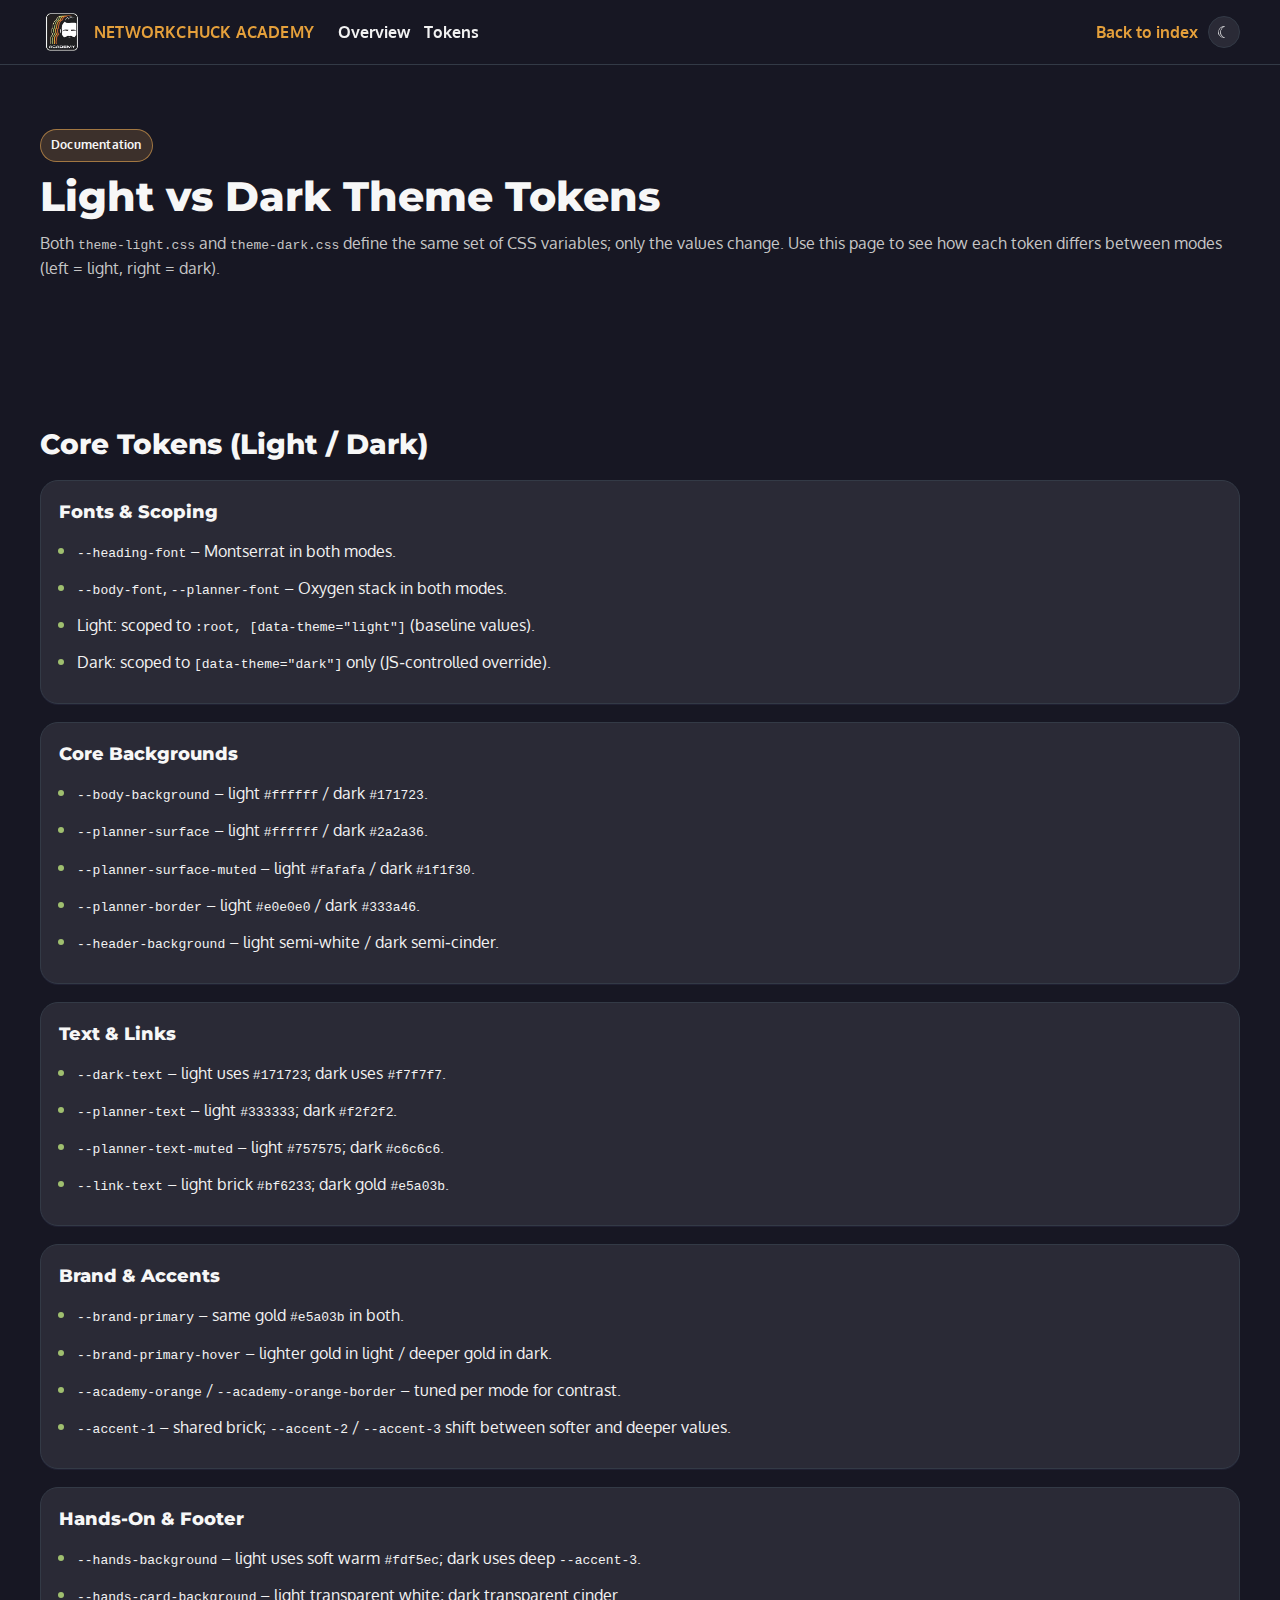
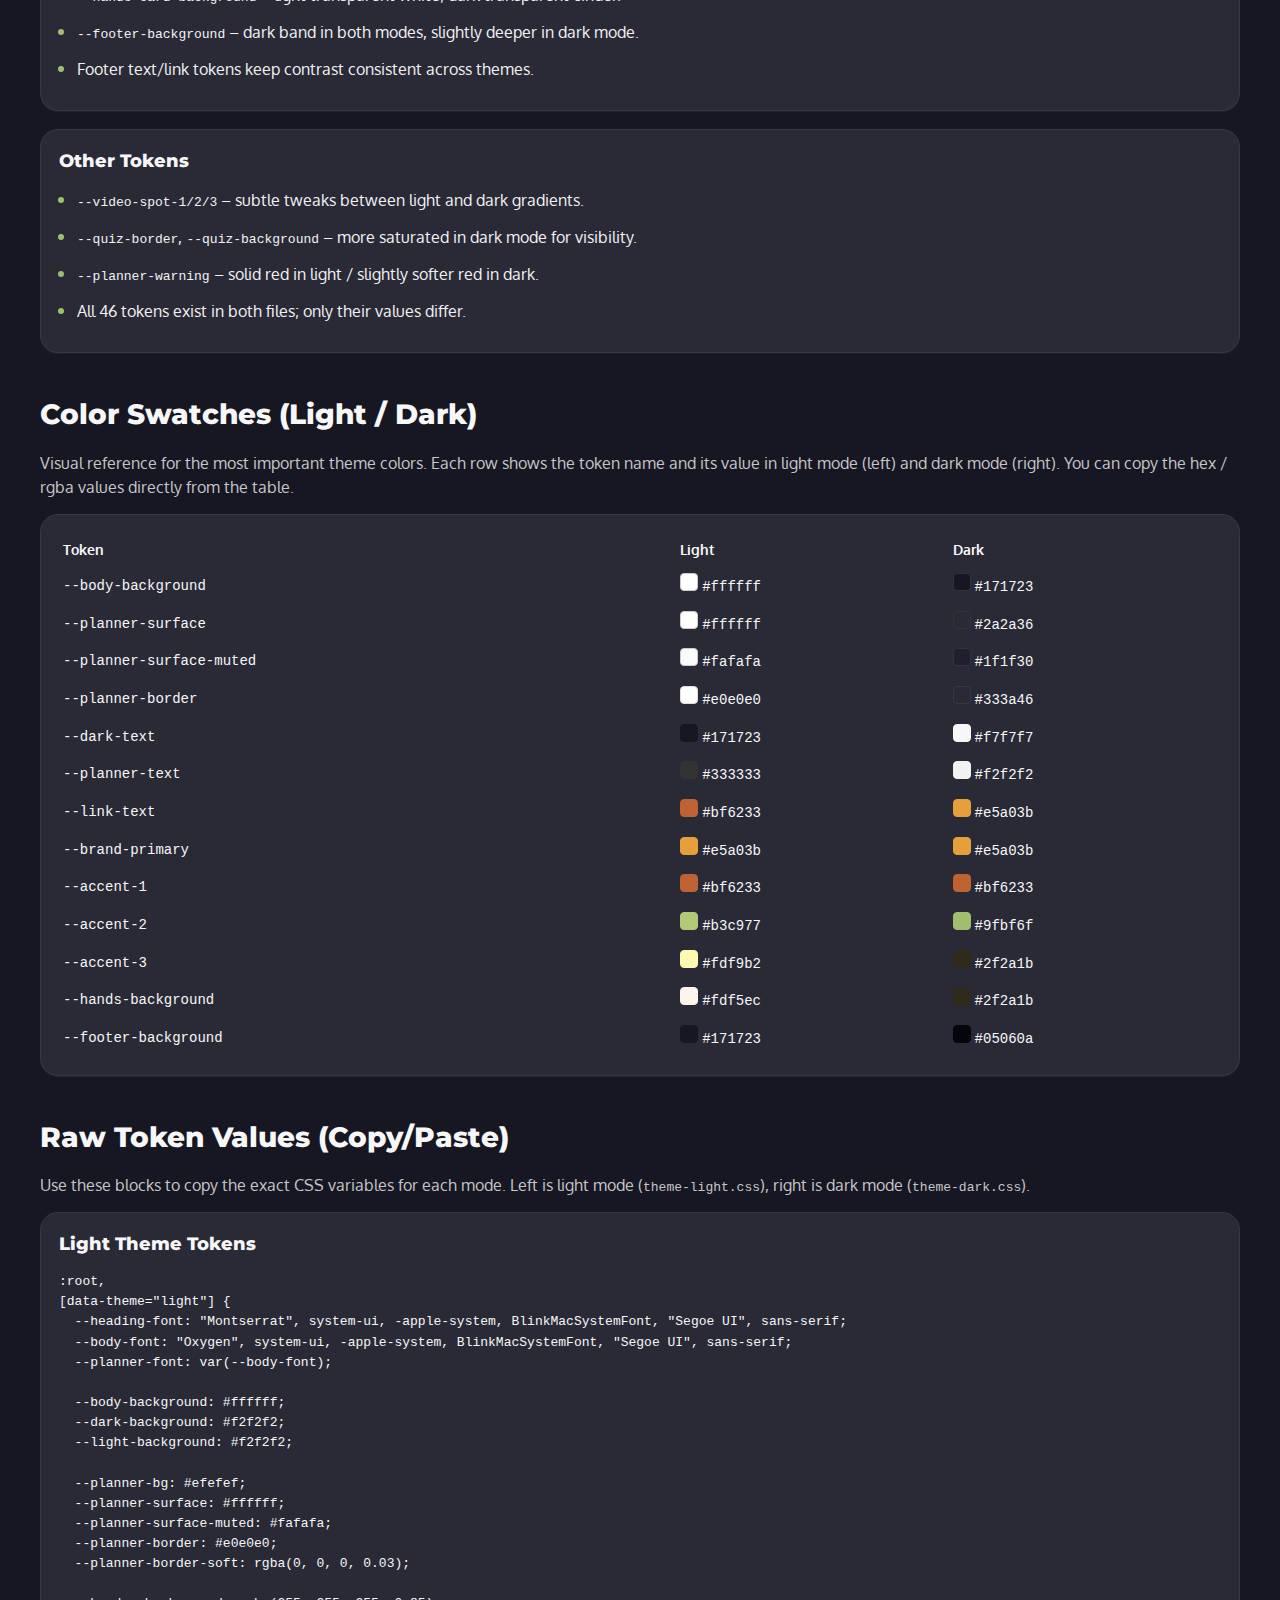
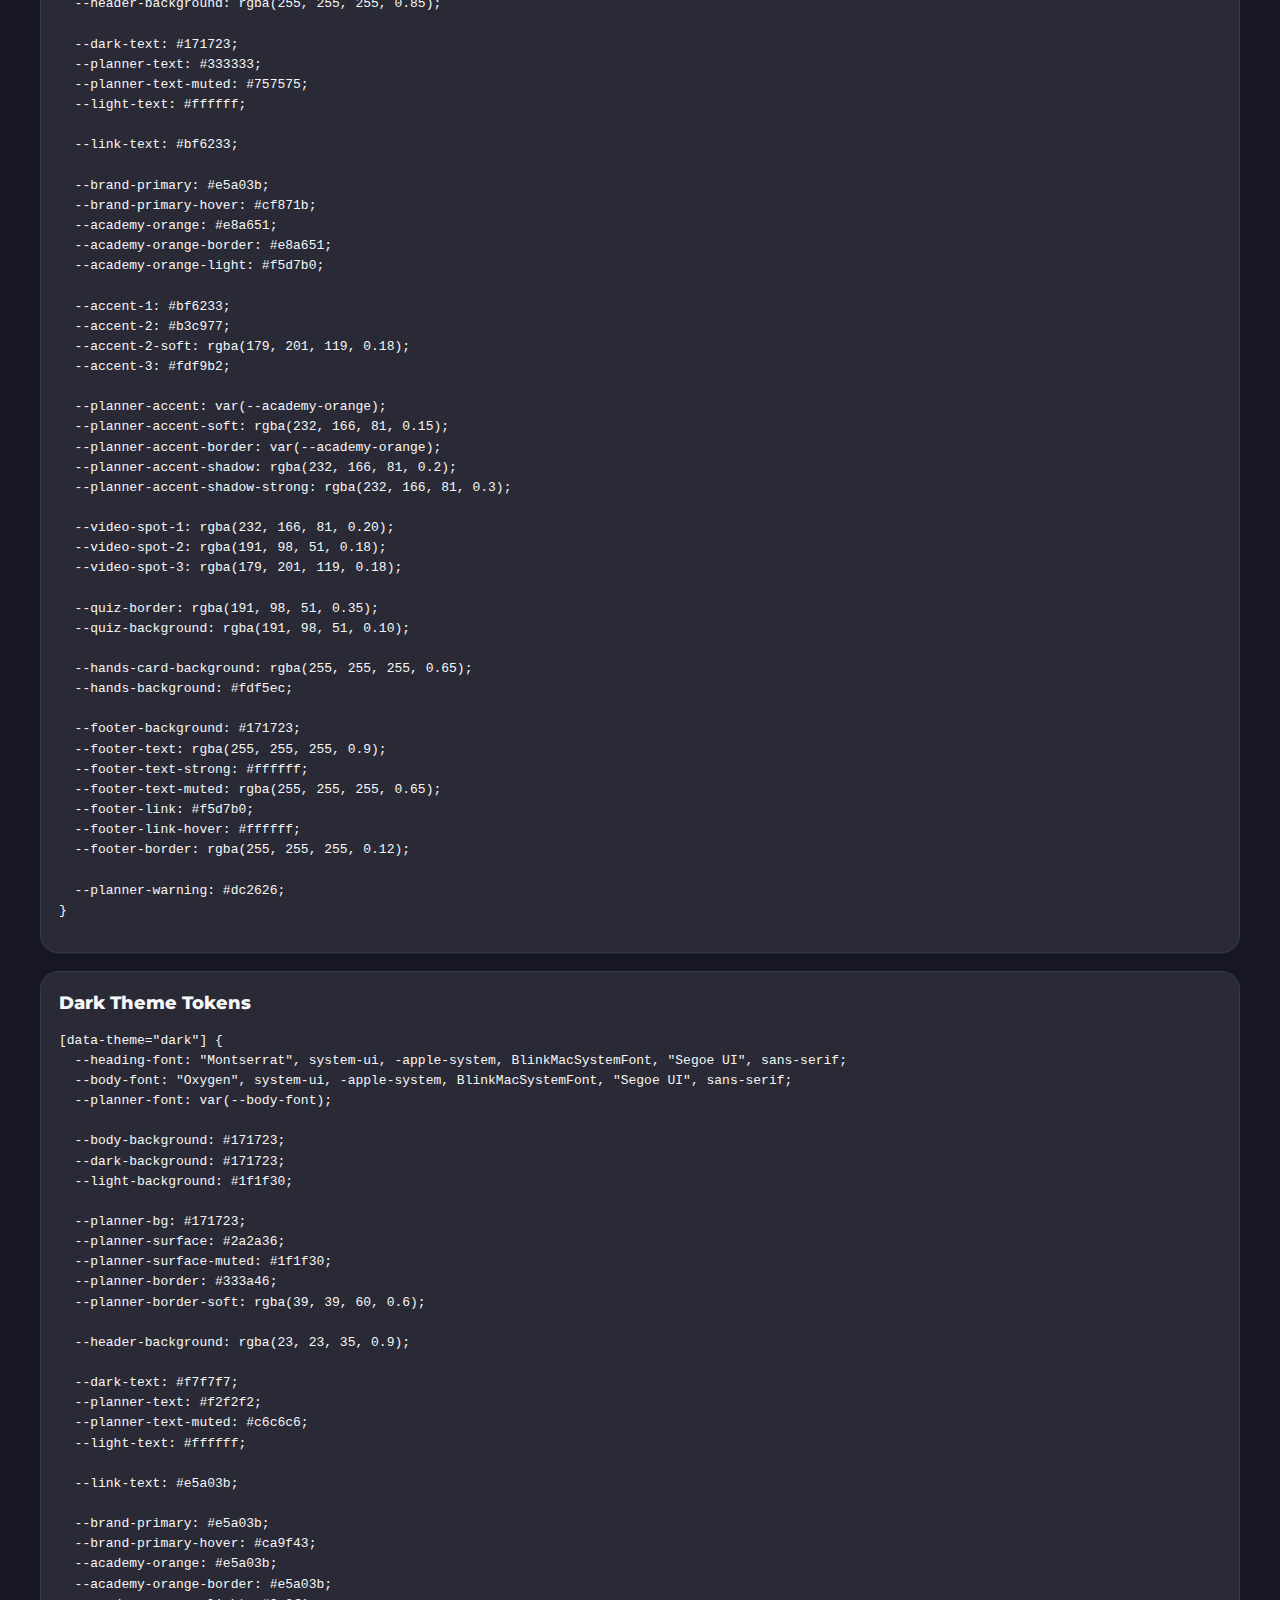
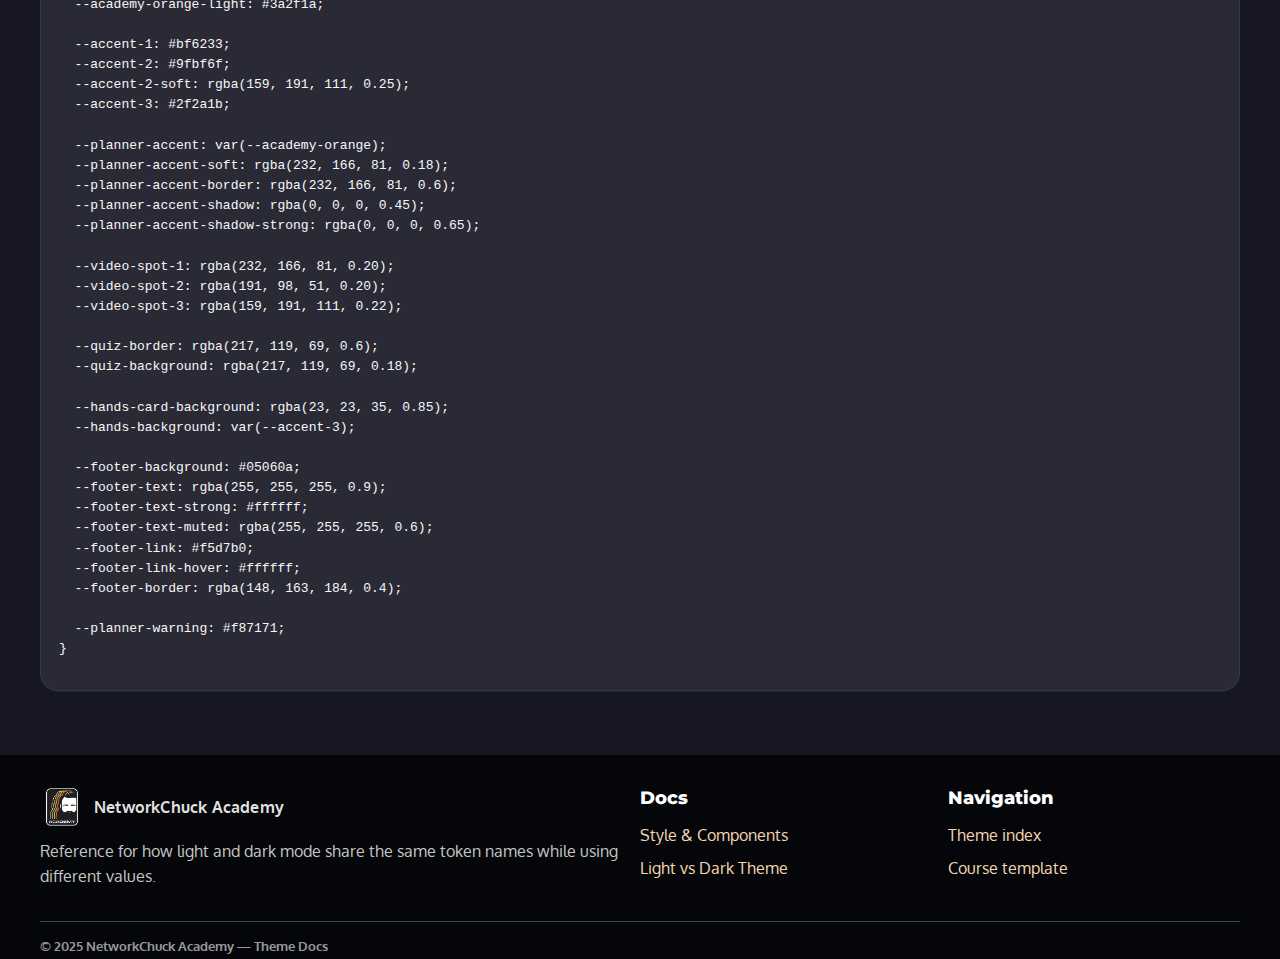
<file: theme-light-dark-comparison.html>
<!doctype html>
<html lang="en" data-theme="dark">
<head>
  <meta charset="utf-8" />
  <meta name="viewport" content="width=device-width,initial-scale=1" />
  <title>NCA Theme – Light vs Dark</title>

  <!-- Fonts -->
  <link rel="stylesheet"
        href="https://fonts.googleapis.com/css2?family=Montserrat:wght@300;400;700;800&family=Oxygen:wght@300;400;700&display=swap" />

  <!-- Core Styles -->
  <link rel="stylesheet" href="style.css" />

  <!-- Theme Tokens -->
  <link rel="stylesheet" href="theme-light.css" />
  <link rel="stylesheet" href="theme-dark.css" />

  <!-- Theme Controller -->
  <script src="theme.js" defer></script>
</head>

<body>

  <!-- HEADER -->
  <header class="header">
    <div class="container header-inner">
      <a href="index.html" class="logo">
        <img src="image.png" alt="NetworkChuck Academy logo" class="logo-image" />
        <span>NETWORKCHUCK ACADEMY</span>
      </a>

      <nav class="nav" aria-label="Primary">
        <a href="#overview">Overview</a>
        <a href="#tokens">Tokens</a>
      </nav>

      <div class="header-actions">
        <a class="btn-link" href="index.html">Back to index</a>
        <button class="theme-toggle-icon" id="themeToggle" type="button" aria-label="Toggle theme">☾</button>
      </div>
    </div>
  </header>

  <!-- OVERVIEW -->
  <section class="section" id="overview">
    <div class="container">
      <span class="kicker">Documentation</span>
      <h1>Light vs Dark Theme Tokens</h1>
      <p class="muted">
        Both <code>theme-light.css</code> and <code>theme-dark.css</code> define the same set of CSS variables; only the
        values change. Use this page to see how each token differs between modes (left = light, right = dark).
      </p>
    </div>
  </section>

  <!-- TOKEN COMPARISON -->
  <section class="section" id="tokens">
    <div class="container">
      <h2>Core Tokens (Light / Dark)</h2>
      <div class="grid">
        <div class="card">
          <h3>Fonts &amp; Scoping</h3>
          <ul class="clean">
            <li><code>--heading-font</code> – Montserrat in both modes.</li>
            <li><code>--body-font</code>, <code>--planner-font</code> – Oxygen stack in both modes.</li>
            <li>Light: scoped to <code>:root, [data-theme="light"]</code> (baseline values).</li>
            <li>Dark: scoped to <code>[data-theme="dark"]</code> only (JS‑controlled override).</li>
          </ul>
        </div>

        <div class="card">
          <h3>Core Backgrounds</h3>
          <ul class="clean">
            <li><code>--body-background</code> – light <code>#ffffff</code> / dark <code>#171723</code>.</li>
            <li><code>--planner-surface</code> – light <code>#ffffff</code> / dark <code>#2a2a36</code>.</li>
            <li><code>--planner-surface-muted</code> – light <code>#fafafa</code> / dark <code>#1f1f30</code>.</li>
            <li><code>--planner-border</code> – light <code>#e0e0e0</code> / dark <code>#333a46</code>.</li>
            <li><code>--header-background</code> – light semi‑white / dark semi‑cinder.</li>
          </ul>
        </div>

        <div class="card">
          <h3>Text &amp; Links</h3>
          <ul class="clean">
            <li><code>--dark-text</code> – light uses <code>#171723</code>; dark uses <code>#f7f7f7</code>.</li>
            <li><code>--planner-text</code> – light <code>#333333</code>; dark <code>#f2f2f2</code>.</li>
            <li><code>--planner-text-muted</code> – light <code>#757575</code>; dark <code>#c6c6c6</code>.</li>
            <li><code>--link-text</code> – light brick <code>#bf6233</code>; dark gold <code>#e5a03b</code>.</li>
          </ul>
        </div>

        <div class="card">
          <h3>Brand &amp; Accents</h3>
          <ul class="clean">
            <li><code>--brand-primary</code> – same gold <code>#e5a03b</code> in both.</li>
            <li><code>--brand-primary-hover</code> – lighter gold in light / deeper gold in dark.</li>
            <li><code>--academy-orange</code> / <code>--academy-orange-border</code> – tuned per mode for contrast.</li>
            <li><code>--accent-1</code> – shared brick; <code>--accent-2</code> / <code>--accent-3</code> shift between softer and deeper values.</li>
          </ul>
        </div>

        <div class="card">
          <h3>Hands‑On &amp; Footer</h3>
          <ul class="clean">
            <li><code>--hands-background</code> – light uses soft warm <code>#fdf5ec</code>; dark uses deep <code>--accent-3</code>.</li>
            <li><code>--hands-card-background</code> – light transparent white; dark transparent cinder.</li>
            <li><code>--footer-background</code> – dark band in both modes, slightly deeper in dark mode.</li>
            <li>Footer text/link tokens keep contrast consistent across themes.</li>
          </ul>
        </div>

        <div class="card">
          <h3>Other Tokens</h3>
          <ul class="clean">
            <li><code>--video-spot-1/2/3</code> – subtle tweaks between light and dark gradients.</li>
            <li><code>--quiz-border</code>, <code>--quiz-background</code> – more saturated in dark mode for visibility.</li>
            <li><code>--planner-warning</code> – solid red in light / slightly softer red in dark.</li>
            <li>All 46 tokens exist in both files; only their values differ.</li>
          </ul>
        </div>
      </div>

      <h2 style="margin-top:40px;">Color Swatches (Light / Dark)</h2>
      <p class="muted">
        Visual reference for the most important theme colors. Each row shows the token name and its value in light mode
        (left) and dark mode (right). You can copy the hex / rgba values directly from the table.
      </p>

      <div class="card">
        <table style="width:100%; border-collapse:collapse; font-size:14px;">
          <thead>
            <tr>
              <th style="text-align:left; padding:6px 4px;">Token</th>
              <th style="text-align:left; padding:6px 4px;">Light</th>
              <th style="text-align:left; padding:6px 4px;">Dark</th>
            </tr>
          </thead>
          <tbody>
            <tr>
              <td style="padding:6px 4px;"><code>--body-background</code></td>
              <td style="padding:6px 4px;">
                <span style="display:inline-block;width:18px;height:18px;border-radius:4px;border:1px solid #ccc;background:#ffffff;"></span>
                <code>#ffffff</code>
              </td>
              <td style="padding:6px 4px;">
                <span style="display:inline-block;width:18px;height:18px;border-radius:4px;border:1px solid #333;background:#171723;"></span>
                <code>#171723</code>
              </td>
            </tr>
            <tr>
              <td style="padding:6px 4px;"><code>--planner-surface</code></td>
              <td style="padding:6px 4px;">
                <span style="display:inline-block;width:18px;height:18px;border-radius:4px;border:1px solid #ccc;background:#ffffff;"></span>
                <code>#ffffff</code>
              </td>
              <td style="padding:6px 4px;">
                <span style="display:inline-block;width:18px;height:18px;border-radius:4px;border:1px solid #333;background:#2a2a36;"></span>
                <code>#2a2a36</code>
              </td>
            </tr>
            <tr>
              <td style="padding:6px 4px;"><code>--planner-surface-muted</code></td>
              <td style="padding:6px 4px;">
                <span style="display:inline-block;width:18px;height:18px;border-radius:4px;border:1px solid #ccc;background:#fafafa;"></span>
                <code>#fafafa</code>
              </td>
              <td style="padding:6px 4px;">
                <span style="display:inline-block;width:18px;height:18px;border-radius:4px;border:1px solid #333;background:#1f1f30;"></span>
                <code>#1f1f30</code>
              </td>
            </tr>
            <tr>
              <td style="padding:6px 4px;"><code>--planner-border</code></td>
              <td style="padding:6px 4px;">
                <span style="display:inline-block;width:18px;height:18px;border-radius:4px;border:1px solid #e0e0e0;background:#ffffff;"></span>
                <code>#e0e0e0</code>
              </td>
              <td style="padding:6px 4px;">
                <span style="display:inline-block;width:18px;height:18px;border-radius:4px;border:1px solid #333a46;background:#2a2a36;"></span>
                <code>#333a46</code>
              </td>
            </tr>
            <tr>
              <td style="padding:6px 4px;"><code>--dark-text</code></td>
              <td style="padding:6px 4px;">
                <span style="display:inline-block;width:18px;height:18px;border-radius:4px;border:1px solid #171723;background:#171723;"></span>
                <code>#171723</code>
              </td>
              <td style="padding:6px 4px;">
                <span style="display:inline-block;width:18px;height:18px;border-radius:4px;border:1px solid #f7f7f7;background:#f7f7f7;"></span>
                <code>#f7f7f7</code>
              </td>
            </tr>
            <tr>
              <td style="padding:6px 4px;"><code>--planner-text</code></td>
              <td style="padding:6px 4px;">
                <span style="display:inline-block;width:18px;height:18px;border-radius:4px;border:1px solid #333;background:#333333;"></span>
                <code>#333333</code>
              </td>
              <td style="padding:6px 4px;">
                <span style="display:inline-block;width:18px;height:18px;border-radius:4px;border:1px solid #f2f2f2;background:#f2f2f2;"></span>
                <code>#f2f2f2</code>
              </td>
            </tr>
            <tr>
              <td style="padding:6px 4px;"><code>--link-text</code></td>
              <td style="padding:6px 4px;">
                <span style="display:inline-block;width:18px;height:18px;border-radius:4px;border:1px solid #bf6233;background:#bf6233;"></span>
                <code>#bf6233</code>
              </td>
              <td style="padding:6px 4px;">
                <span style="display:inline-block;width:18px;height:18px;border-radius:4px;border:1px solid #e5a03b;background:#e5a03b;"></span>
                <code>#e5a03b</code>
              </td>
            </tr>
            <tr>
              <td style="padding:6px 4px;"><code>--brand-primary</code></td>
              <td style="padding:6px 4px;">
                <span style="display:inline-block;width:18px;height:18px;border-radius:4px;border:1px solid #e5a03b;background:#e5a03b;"></span>
                <code>#e5a03b</code>
              </td>
              <td style="padding:6px 4px;">
                <span style="display:inline-block;width:18px;height:18px;border-radius:4px;border:1px solid #e5a03b;background:#e5a03b;"></span>
                <code>#e5a03b</code>
              </td>
            </tr>
            <tr>
              <td style="padding:6px 4px;"><code>--accent-1</code></td>
              <td style="padding:6px 4px;">
                <span style="display:inline-block;width:18px;height:18px;border-radius:4px;border:1px solid #bf6233;background:#bf6233;"></span>
                <code>#bf6233</code>
              </td>
              <td style="padding:6px 4px;">
                <span style="display:inline-block;width:18px;height:18px;border-radius:4px;border:1px solid #bf6233;background:#bf6233;"></span>
                <code>#bf6233</code>
              </td>
            </tr>
            <tr>
              <td style="padding:6px 4px;"><code>--accent-2</code></td>
              <td style="padding:6px 4px;">
                <span style="display:inline-block;width:18px;height:18px;border-radius:4px;border:1px solid #b3c977;background:#b3c977;"></span>
                <code>#b3c977</code>
              </td>
              <td style="padding:6px 4px;">
                <span style="display:inline-block;width:18px;height:18px;border-radius:4px;border:1px solid #9fbf6f;background:#9fbf6f;"></span>
                <code>#9fbf6f</code>
              </td>
            </tr>
            <tr>
              <td style="padding:6px 4px;"><code>--accent-3</code></td>
              <td style="padding:6px 4px;">
                <span style="display:inline-block;width:18px;height:18px;border-radius:4px;border:1px solid #fdf9b2;background:#fdf9b2;"></span>
                <code>#fdf9b2</code>
              </td>
              <td style="padding:6px 4px;">
                <span style="display:inline-block;width:18px;height:18px;border-radius:4px;border:1px solid #2f2a1b;background:#2f2a1b;"></span>
                <code>#2f2a1b</code>
              </td>
            </tr>
            <tr>
              <td style="padding:6px 4px;"><code>--hands-background</code></td>
              <td style="padding:6px 4px;">
                <span style="display:inline-block;width:18px;height:18px;border-radius:4px;border:1px solid #fdf5ec;background:#fdf5ec;"></span>
                <code>#fdf5ec</code>
              </td>
              <td style="padding:6px 4px;">
                <span style="display:inline-block;width:18px;height:18px;border-radius:4px;border:1px solid #2f2a1b;background:#2f2a1b;"></span>
                <code>#2f2a1b</code>
              </td>
            </tr>
            <tr>
              <td style="padding:6px 4px;"><code>--footer-background</code></td>
              <td style="padding:6px 4px;">
                <span style="display:inline-block;width:18px;height:18px;border-radius:4px;border:1px solid #171723;background:#171723;"></span>
                <code>#171723</code>
              </td>
              <td style="padding:6px 4px;">
                <span style="display:inline-block;width:18px;height:18px;border-radius:4px;border:1px solid #05060a;background:#05060a;"></span>
                <code>#05060a</code>
              </td>
            </tr>
          </tbody>
        </table>
      </div>

      <h2 style="margin-top:40px;">Raw Token Values (Copy/Paste)</h2>
      <p class="muted">
        Use these blocks to copy the exact CSS variables for each mode. Left is light mode
        (<code>theme-light.css</code>), right is dark mode (<code>theme-dark.css</code>).
      </p>

      <div class="grid">
        <div class="card">
          <h3>Light Theme Tokens</h3>
          <pre><code>:root,
[data-theme="light"] {
  --heading-font: "Montserrat", system-ui, -apple-system, BlinkMacSystemFont, "Segoe UI", sans-serif;
  --body-font: "Oxygen", system-ui, -apple-system, BlinkMacSystemFont, "Segoe UI", sans-serif;
  --planner-font: var(--body-font);

  --body-background: #ffffff;
  --dark-background: #f2f2f2;
  --light-background: #f2f2f2;

  --planner-bg: #efefef;
  --planner-surface: #ffffff;
  --planner-surface-muted: #fafafa;
  --planner-border: #e0e0e0;
  --planner-border-soft: rgba(0, 0, 0, 0.03);

  --header-background: rgba(255, 255, 255, 0.85);

  --dark-text: #171723;
  --planner-text: #333333;
  --planner-text-muted: #757575;
  --light-text: #ffffff;

  --link-text: #bf6233;

  --brand-primary: #e5a03b;
  --brand-primary-hover: #cf871b;
  --academy-orange: #e8a651;
  --academy-orange-border: #e8a651;
  --academy-orange-light: #f5d7b0;

  --accent-1: #bf6233;
  --accent-2: #b3c977;
  --accent-2-soft: rgba(179, 201, 119, 0.18);
  --accent-3: #fdf9b2;

  --planner-accent: var(--academy-orange);
  --planner-accent-soft: rgba(232, 166, 81, 0.15);
  --planner-accent-border: var(--academy-orange);
  --planner-accent-shadow: rgba(232, 166, 81, 0.2);
  --planner-accent-shadow-strong: rgba(232, 166, 81, 0.3);

  --video-spot-1: rgba(232, 166, 81, 0.20);
  --video-spot-2: rgba(191, 98, 51, 0.18);
  --video-spot-3: rgba(179, 201, 119, 0.18);

  --quiz-border: rgba(191, 98, 51, 0.35);
  --quiz-background: rgba(191, 98, 51, 0.10);

  --hands-card-background: rgba(255, 255, 255, 0.65);
  --hands-background: #fdf5ec;

  --footer-background: #171723;
  --footer-text: rgba(255, 255, 255, 0.9);
  --footer-text-strong: #ffffff;
  --footer-text-muted: rgba(255, 255, 255, 0.65);
  --footer-link: #f5d7b0;
  --footer-link-hover: #ffffff;
  --footer-border: rgba(255, 255, 255, 0.12);

  --planner-warning: #dc2626;
}</code></pre>
        </div>

        <div class="card">
          <h3>Dark Theme Tokens</h3>
          <pre><code>[data-theme="dark"] {
  --heading-font: "Montserrat", system-ui, -apple-system, BlinkMacSystemFont, "Segoe UI", sans-serif;
  --body-font: "Oxygen", system-ui, -apple-system, BlinkMacSystemFont, "Segoe UI", sans-serif;
  --planner-font: var(--body-font);

  --body-background: #171723;
  --dark-background: #171723;
  --light-background: #1f1f30;

  --planner-bg: #171723;
  --planner-surface: #2a2a36;
  --planner-surface-muted: #1f1f30;
  --planner-border: #333a46;
  --planner-border-soft: rgba(39, 39, 60, 0.6);

  --header-background: rgba(23, 23, 35, 0.9);

  --dark-text: #f7f7f7;
  --planner-text: #f2f2f2;
  --planner-text-muted: #c6c6c6;
  --light-text: #ffffff;

  --link-text: #e5a03b;

  --brand-primary: #e5a03b;
  --brand-primary-hover: #ca9f43;
  --academy-orange: #e5a03b;
  --academy-orange-border: #e5a03b;
  --academy-orange-light: #3a2f1a;

  --accent-1: #bf6233;
  --accent-2: #9fbf6f;
  --accent-2-soft: rgba(159, 191, 111, 0.25);
  --accent-3: #2f2a1b;

  --planner-accent: var(--academy-orange);
  --planner-accent-soft: rgba(232, 166, 81, 0.18);
  --planner-accent-border: rgba(232, 166, 81, 0.6);
  --planner-accent-shadow: rgba(0, 0, 0, 0.45);
  --planner-accent-shadow-strong: rgba(0, 0, 0, 0.65);

  --video-spot-1: rgba(232, 166, 81, 0.20);
  --video-spot-2: rgba(191, 98, 51, 0.20);
  --video-spot-3: rgba(159, 191, 111, 0.22);

  --quiz-border: rgba(217, 119, 69, 0.6);
  --quiz-background: rgba(217, 119, 69, 0.18);

  --hands-card-background: rgba(23, 23, 35, 0.85);
  --hands-background: var(--accent-3);

  --footer-background: #05060a;
  --footer-text: rgba(255, 255, 255, 0.9);
  --footer-text-strong: #ffffff;
  --footer-text-muted: rgba(255, 255, 255, 0.6);
  --footer-link: #f5d7b0;
  --footer-link-hover: #ffffff;
  --footer-border: rgba(148, 163, 184, 0.4);

  --planner-warning: #f87171;
}</code></pre>
        </div>
      </div>
    </div>
  </section>

  <!-- FOOTER -->
  <footer class="footer">
    <div class="container footer-grid">
      <div>
        <div class="logo">
          <img src="image.png" alt="NetworkChuck Academy logo" class="logo-image" />
          <span>NetworkChuck Academy</span>
        </div>
        <p class="muted" style="margin-top:10px;">
          Reference for how light and dark mode share the same token names while using different values.
        </p>
      </div>

      <div>
        <h3 class="footer-title">Docs</h3>
        <div style="display:grid; gap:8px;">
          <a href="style-components-doc.html">Style &amp; Components</a>
          <a href="theme-light-dark-comparison.html">Light vs Dark Theme</a>
        </div>
      </div>

      <div>
        <h3 class="footer-title">Navigation</h3>
        <div style="display:grid; gap:8px;">
          <a href="index.html">Theme index</a>
          <a href="course-template.html">Course template</a>
        </div>
      </div>
    </div>
    <div class="container footer-bottom">
      © 2025 NetworkChuck Academy — Theme Docs
    </div>
  </footer>

</body>
</html>
</file>
<file: style.css>
/* =========================================================
   NetworkChuck Academy — Core Styles
   Purpose: Layout, components, typography, behavior
   NOTE: No color values should be defined here.
   ========================================================= */

/* ---------- Reset / Base ---------- */
*,
*::before,
*::after {
  box-sizing: border-box;
}

html,
body {
  height: 100%;
}

body {
  margin: 0;
  background: var(--body-background);
  color: var(--dark-text);
  font-family: var(--body-font, var(--planner-font));
  line-height: 1.55;
}

img {
  max-width: 100%;
  display: block;
}

a {
  text-decoration: none;
  color: var(--link-text);
}

a:hover {
  text-decoration: underline;
}

/* ---------- Layout ---------- */
.container {
  width: min(1200px, calc(100% - 64px));
  margin: 0 auto;
}

.section {
  padding: 64px 0;
}

.section.compact {
  padding: 32px 0;
}

.grid {
  display: grid;
  gap: 18px;
}

.two-col {
  display: grid;
  grid-template-columns: 1fr 1fr;
  gap: 18px;
}

/* ---------- Typography ---------- */
h1,
h2,
h3 {
  font-weight: 800;
  font-family: var(--heading-font, var(--body-font, var(--planner-font)));
}

h1 {
  font-size: clamp(28px, 3.2vw, 44px);
  line-height: 1.1;
  margin: 12px 0 12px;
}

h2 {
  font-size: clamp(20px, 2.2vw, 28px);
  margin: 0 0 14px;
}

h3 {
  font-size: 18px;
  margin: 0 0 10px;
}

p {
  margin: 0 0 14px;
  color: var(--planner-text);
}

.muted {
  color: var(--planner-text-muted);
}

.kicker {
  display: inline-flex;
  align-items: center;
  gap: 8px;
  padding: 6px 10px;
  border-radius: 999px;
  background: var(--planner-accent-soft);
  border: 1px solid var(--planner-accent-border);
  color: var(--dark-text);
  font-weight: 600;
  font-size: 12px;
  letter-spacing: 0.2px;
}

/* ---------- Cards ---------- */
.card {
  background: var(--planner-surface);
  border: 1px solid var(--planner-border);
  border-radius: 18px;
  padding: 18px;
  box-shadow: 0 1px 0 var(--planner-border-soft);
}

/* ---------- Buttons ---------- */
.btn-row {
  display: flex;
  flex-wrap: wrap;
  gap: 12px;
  align-items: center;
}

button {
  font-family: inherit;
}

.btn-primary {
  appearance: none;
  border: 0;
  border-radius: 14px;
  padding: 12px 16px;
  background: var(--brand-primary);
  color: var(--light-text);
  font-weight: 700;
  cursor: pointer;
  box-shadow: 0 8px 20px var(--planner-accent-shadow);
  transition: transform 0.06s ease, box-shadow 0.12s ease, filter 0.12s ease;
}

.btn-primary:hover {
  background: var(--brand-primary-hover, var(--brand-primary));
  box-shadow: 0 10px 24px var(--planner-accent-shadow-strong);
}

.btn-primary:active {
  transform: translateY(1px);
}

.btn-secondary {
  appearance: none;
  border: 1px solid var(--planner-border);
  border-radius: 14px;
  padding: 12px 16px;
  background: var(--planner-surface);
  color: var(--dark-text);
  font-weight: 700;
  cursor: pointer;
}

.btn-secondary:hover {
  border-color: var(--academy-orange-border);
}

.btn-link {
  font-weight: 700;
  color: var(--link-text);
}

.pill {
  display: inline-flex;
  align-items: center;
  gap: 8px;
  padding: 8px 12px;
  border-radius: 999px;
  background: var(--planner-accent-soft);
  border: 1px solid var(--planner-accent-border);
  color: var(--dark-text);
  font-size: 13px;
  font-weight: 600;
  white-space: nowrap;
}

.pill .dot {
  width: 8px;
  height: 8px;
  border-radius: 50%;
  background: var(--accent-2);
  box-shadow: 0 0 0 4px var(--accent-2-soft);
}

/* ---------- Header ---------- */
.header {
  position: sticky;
  top: 0;
  z-index: 50;
  background: var(--header-background);
  backdrop-filter: blur(10px);
  border-bottom: 1px solid var(--planner-border);
}

.header-inner {
  height: auto;
  padding: 10px 0;
  display: flex;
  align-items: center;
  justify-content: flex-start;
  gap: 24px;
}

.logo {
  display: flex;
  align-items: center;
  gap: 10px;
  font-weight: 900;
  letter-spacing: 0.2px;
}

.logo-image {
  width: 44px;
  height: 44px;
  padding: 3px;
  border-radius: 10px;
  display: block;
  box-sizing: border-box;
}

/* legacy gradient mark (no longer used in header, kept for reference) */
.logo-mark {
  width: 34px;
  height: 34px;
  border-radius: 10px;
  background: conic-gradient(
    from 180deg,
    var(--brand-primary),
    var(--accent-1),
    var(--academy-orange),
    var(--accent-2),
    var(--brand-primary)
  );
  box-shadow: 0 10px 24px var(--planner-accent-shadow-strong);
}

.nav {
  display: flex;
  align-items: center;
  gap: 14px;
  flex-wrap: wrap;
  color: var(--planner-text);
  font-weight: 650;
}

.nav a {
  color: var(--planner-text);
}

.nav a:hover {
  color: var(--link-text);
  text-decoration: none;
}

.header-actions {
  display: flex;
  align-items: center;
  gap: 10px;
  margin-left: auto;
}

#themeToggle {
  font-size: 16px;
}

.theme-toggle-icon {
  width: 32px;
  height: 32px;
  display: inline-flex;
  align-items: center;
  justify-content: center;
  border-radius: 999px;
  border: 1px solid var(--planner-border);
  background: var(--planner-surface);
  color: var(--dark-text);
  cursor: pointer;
  font-size: 16px;
  padding: 0;
}

.theme-toggle-icon:hover {
  border-color: var(--academy-orange-border);
}

/* ---------- Hero ---------- */
.hero {
  background: linear-gradient(180deg, var(--planner-surface) 0%, var(--planner-bg) 100%);
  border-bottom: 1px solid var(--planner-border);
}

.hero-grid {
  display: grid;
  grid-template-columns: minmax(0, 1.6fr) minmax(0, 1.1fr);
  gap: 40px;
  align-items: flex-start;
  padding: 64px 0 40px;
}

.hero-top-meta {
  display: flex;
  flex-wrap: wrap;
  gap: 12px 24px;
  align-items: center;
  margin: 8px 0 6px;
}

.hero-instructor {
  display: flex;
  align-items: center;
  gap: 8px;
}

.hero-updated {
  font-size: 13px;
}

.hero-meta {
  display: flex;
  flex-wrap: wrap;
  gap: 10px;
  margin: 12px 0 18px;
}

.hero .btn-row {
  margin-top: 8px;
}

.hero .video {
  margin-top: 24px;
}

.hero-right {
  display: grid;
  gap: 20px;
  margin-top: -4px;
}

.stats {
  display: grid;
  grid-template-columns: 1fr 1fr;
  gap: 10px;
}

.stat {
  border: 1px solid var(--planner-border);
  border-radius: 16px;
  padding: 12px;
  background: var(--planner-surface);
}

.stat .label {
  font-size: 12px;
  color: var(--planner-text-muted);
  font-weight: 650;
}

.stat .value {
  font-size: 16px;
  font-weight: 850;
  color: var(--dark-text);
}

.badge-row {
  display: flex;
  flex-wrap: wrap;
  gap: 10px;
}

/* ---------- Trust strip ---------- */
.trust-strip {
  background: var(--planner-surface-muted);
  border-top: 1px solid var(--planner-border);
  border-bottom: 1px solid var(--planner-border);
}

.trust-inner {
  display: flex;
  flex-wrap: wrap;
  align-items: center;
  justify-content: space-between;
  gap: 12px;
  padding: 18px 0;
}

.instructors {
  display: flex;
  align-items: center;
  gap: 10px;
  flex-wrap: wrap;
  font-weight: 700;
  color: var(--dark-text);
}

.avatar {
  width: 32px;
  height: 32px;
  border-radius: 999px;
  background: var(--planner-accent-soft);
  border: 1px solid var(--planner-accent-border);
  display: inline-flex;
  align-items: center;
  justify-content: center;
  font-weight: 900;
  color: var(--accent-1);
}

/* ---------- Preview ---------- */
.video {
  border-radius: 20px;
  overflow: hidden;
  border: 1px solid var(--planner-border);
  background: var(--planner-surface);
}

.video-top {
  padding: 12px 14px;
  display: flex;
  justify-content: space-between;
  align-items: center;
  gap: 10px;
  border-bottom: 1px solid var(--planner-border);
  background: var(--planner-surface);
}

.video-frame {
  aspect-ratio: 16 / 9;
  background:
    radial-gradient(circle at 20% 20%, var(--video-spot-1), transparent 40%),
    radial-gradient(circle at 80% 30%, var(--video-spot-2), transparent 45%),
    radial-gradient(circle at 40% 90%, var(--video-spot-3), transparent 40%),
    linear-gradient(135deg, var(--planner-surface), var(--planner-surface-muted));
  display: grid;
  place-items: center;
  color: var(--planner-text-muted);
  font-weight: 800;
  letter-spacing: 0.3px;
}

details {
  border-top: 1px solid var(--planner-border);
  padding: 12px 14px;
  background: var(--planner-surface);
}

details summary {
  cursor: pointer;
  font-weight: 800;
  color: var(--link-text);
  list-style: none;
}

details summary::-webkit-details-marker {
  display: none;
}

/* ---------- Learn outcomes ---------- */
.learn {
  background: var(--planner-bg);
  border-top: 1px solid var(--planner-border);
  border-bottom: 1px solid var(--planner-border);
}

ul.clean {
  margin: 0;
  padding: 0 0 0 18px;
  color: var(--planner-text);
}

ul.clean li {
  margin: 10px 0;
}

ul.clean li::marker {
  color: var(--accent-2);
  font-size: 1.1em;
}

.learn-card {
  display: grid;
  grid-template-columns: minmax(0, 1.1fr) minmax(0, 1.2fr);
  gap: 24px;
  align-items: start;
}

.learn-card-header {
  max-width: 520px;
}

.learn-card-body {
  min-width: 0;
}

/* ---------- Curriculum ---------- */
.accordion {
  display: grid;
  gap: 16px;
  margin-top: 24px;
}

.module {
  border: 1px solid var(--planner-border);
  border-radius: 14px;
  overflow: hidden;
  background: var(--planner-surface);
}

.module summary {
  cursor: pointer;
  list-style: none;
  padding: 16px 16px;
  display: flex;
  align-items: flex-start;
  justify-content: space-between;
  gap: 12px;
  font-weight: 900;
  color: var(--dark-text);
  border-left: 5px solid var(--academy-orange);
  background: var(--planner-surface);
}

.module summary::-webkit-details-marker {
  display: none;
}

.module .meta {
  display: flex;
  flex-wrap: wrap;
  gap: 8px;
  margin-top: 8px;
  font-weight: 650;
  color: var(--planner-text-muted);
  font-size: 12px;
}

.module .body {
  padding: 14px 16px 16px;
  background: var(--planner-surface-muted);
  border-top: 1px solid var(--planner-border);
}

.lesson {
  display: flex;
  justify-content: space-between;
  gap: 14px;
  padding: 10px 0;
  border-bottom: 1px dashed var(--planner-border);
}

.lesson:last-child {
  border-bottom: 0;
}

.lesson .left {
  display: flex;
  gap: 10px;
  align-items: center;
  min-width: 0;
}

.tag {
  font-size: 11px;
  font-weight: 900;
  padding: 6px 10px;
  border-radius: 999px;
  border: 1px solid var(--planner-border);
  background: var(--planner-surface);
  white-space: nowrap;
}

.tag.lab {
  border-color: var(--planner-accent-border);
  background: var(--planner-accent-soft);
  color: var(--academy-orange);
}

.tag.quiz {
  border-color: var(--quiz-border);
  background: var(--quiz-background);
  color: var(--accent-1);
}

.lesson .title {
  font-weight: 750;
  color: var(--planner-text);
  overflow: hidden;
  text-overflow: ellipsis;
  white-space: nowrap;
  max-width: 520px;
}

.lesson .right {
  color: var(--planner-text-muted);
  font-weight: 700;
  white-space: nowrap;
}

/* ---------- Hands-on highlight ---------- */
.hands-on {
  background: var(--hands-background, var(--accent-3));
  border-top: 1px solid var(--academy-orange-border);
  border-bottom: 1px solid var(--planner-border);
}

.hands-grid {
  display: grid;
  grid-template-columns: 1.1fr 0.9fr;
  gap: 18px;
  align-items: start;
}

.hands-card {
  border: 1px solid var(--academy-orange-border);
  background: var(--hands-card-background);
}

/* ---------- Audience + prerequisites ---------- */
.persona {
  display: flex;
  gap: 12px;
  align-items: flex-start;
  padding: 14px;
  border-radius: 16px;
  border: 1px solid var(--planner-border);
  background: var(--planner-surface-muted);
}

.icon {
  width: 36px;
  height: 36px;
  border-radius: 12px;
  border: 1px solid var(--planner-border);
  background: var(--planner-surface);
  display: inline-flex;
  align-items: center;
  justify-content: center;
  font-weight: 900;
  color: var(--accent-2);
}

.warn {
  color: var(--planner-warning);
  font-weight: 800;
}

/* ---------- Proof ---------- */
.proof-grid {
  display: grid;
  grid-template-columns: 1fr 1fr 1fr;
  gap: 16px;
  align-items: stretch;
}

.quote {
  border-left: 5px solid var(--accent-1);
  background: var(--planner-surface);
}

.metric {
  background: var(--planner-accent-soft);
  border: 1px solid var(--planner-accent-border);
}

.metric .big {
  font-size: 28px;
  font-weight: 950;
  letter-spacing: -0.5px;
}

/* ---------- Pricing ---------- */
.pricing {
  background: var(--dark-background);
  border-top: 1px solid var(--planner-border);
  border-bottom: 1px solid var(--planner-border);
}

.plans {
  display: grid;
  grid-template-columns: 1.1fr 0.9fr;
  gap: 20px;
  align-items: start;
}

.plan {
  background: var(--planner-surface);
  border: 1px solid var(--planner-border);
  border-radius: 20px;
  padding: 18px;
}

.plan.featured {
  border: 2px solid var(--academy-orange);
  box-shadow: 0 12px 26px var(--planner-accent-shadow);
}

.plan .top {
  display: flex;
  justify-content: space-between;
  align-items: baseline;
  gap: 10px;
}

.chip {
  font-size: 11px;
  font-weight: 950;
  padding: 6px 10px;
  border-radius: 999px;
  color: var(--dark-text);
  background: var(--accent-3);
  border: 1px solid var(--academy-orange-border);
  white-space: nowrap;
}

/* ---------- Related ---------- */
.related-grid {
  display: grid;
  grid-template-columns: repeat(3, 1fr);
  gap: 12px;
}

.course-card {
  border-radius: 18px;
  border: 1px solid var(--planner-border);
  background: var(--planner-surface-muted);
  padding: 14px;
  transition: box-shadow 0.12s ease, transform 0.12s ease, border-color 0.12s ease;
}

.course-card:hover {
  border-color: var(--academy-orange-border);
  box-shadow: 0 14px 28px var(--planner-accent-shadow-strong);
  transform: translateY(-1px);
}

/* ---------- Community ---------- */
.community {
  background: linear-gradient(135deg, var(--academy-orange-light), var(--planner-surface));
  border-top: 1px solid var(--planner-border);
}

/* ---------- Footer ---------- */
.footer {
  background: var(--footer-background);
  color: var(--footer-text);
  padding: 30px 0 24px;
}

.footer-grid {
  display: grid;
  grid-template-columns: 2fr 1fr 1fr;
  gap: 16px;
  align-items: start;
}

.footer .logo {
  color: var(--footer-text);
}

.footer a {
  color: var(--footer-link);
}

.footer a:hover {
  color: var(--footer-link-hover);
  text-decoration: underline;
}

.footer-title {
  color: var(--footer-text-strong);
  margin-bottom: 10px;
}

.footer-bottom {
  border-top: 1px solid var(--footer-border);
  margin-top: 18px;
  padding-top: 14px;
  color: var(--footer-text-muted);
  font-weight: 650;
  font-size: 13px;
}

/* ---------- Responsive ---------- */
@media (max-width: 980px) {
  .hero-grid {
    grid-template-columns: 1fr;
  }

  .hands-grid {
    grid-template-columns: 1fr;
  }

  .learn-card {
    grid-template-columns: 1fr;
  }

  .two-col {
    grid-template-columns: 1fr;
  }

  .proof-grid {
    grid-template-columns: 1fr;
  }

  .plans {
    grid-template-columns: 1fr;
  }

  .related-grid {
    grid-template-columns: 1fr;
  }

  .lesson .title {
    max-width: 320px;
  }

  .nav {
    display: none;
  }

  .footer-grid {
    grid-template-columns: 1fr;
    gap: 20px;
  }

  .footer {
    text-align: left;
  }
}
</file>
<file: theme-light.css>
/* =========================================================
   NetworkChuck Academy — Light Theme Tokens
   Purpose: Light mode color variables ONLY
   Applied when: <html data-theme="light"> (default)
   ========================================================= */

:root,
[data-theme="light"] {

  /* ---------- Fonts ---------- */
  --heading-font: "Montserrat", system-ui, -apple-system, BlinkMacSystemFont, "Segoe UI", sans-serif;
  --body-font: "Oxygen", system-ui, -apple-system, BlinkMacSystemFont, "Segoe UI", sans-serif;
  --planner-font: var(--body-font);

  /* ---------- Core Backgrounds ---------- */
  --body-background: #ffffff;
  --dark-background: #f2f2f2;
  --light-background: #f2f2f2;

  --planner-bg: #efefef;
  --planner-surface: #ffffff;
  --planner-surface-muted: #fafafa;
  --planner-border: #e0e0e0;
  --planner-border-soft: rgba(0, 0, 0, 0.03);

  /* Header */
  --header-background: rgba(255, 255, 255, 0.85);

  /* ---------- Text ---------- */
  --dark-text: #171723;
  --planner-text: #333333;
  --planner-text-muted: #757575;
  --light-text: #ffffff;

  /* ---------- Links ---------- */
  --link-text: #bf6233;

  /* ---------- Brand / Accents ---------- */
  --brand-primary: #e5a03b;
  --brand-primary-hover: #cf871b;
  --academy-orange: #e8a651;
  --academy-orange-border: #e8a651;
  --academy-orange-light: #f5d7b0;

  --accent-1: #bf6233; /* warm accent (links, highlights) */
  --accent-2: #b3c977; /* success / learning */
  --accent-3: #fdf9b2; /* experiential / hands-on surface */

  --accent-2-soft: rgba(179, 201, 119, 0.18);

  /* ---------- Accent Effects ---------- */
  --planner-accent: var(--academy-orange);
  --planner-accent-soft: rgba(232, 166, 81, 0.15);
  --planner-accent-border: var(--academy-orange);
  --planner-accent-shadow: rgba(232, 166, 81, 0.2);
  --planner-accent-shadow-strong: rgba(232, 166, 81, 0.3);

  /* ---------- Video Spots ---------- */
  --video-spot-1: rgba(232, 166, 81, 0.20);
  --video-spot-2: rgba(191, 98, 51, 0.18);
  --video-spot-3: rgba(179, 201, 119, 0.18);

  /* ---------- Quiz Tag ---------- */
  --quiz-border: rgba(191, 98, 51, 0.35);
  --quiz-background: rgba(191, 98, 51, 0.10);

  /* ---------- Hands card ---------- */
  --hands-card-background: rgba(255, 255, 255, 0.65);

  /* ---------- Hands-on section background ---------- */
  /* Softer lab background for light mode (less saturated than accent-3) */
  --hands-background: #fdf5ec;

  /* ---------- Footer ---------- */
  --footer-background: #171723;
  --footer-text: rgba(255, 255, 255, 0.9);
  --footer-text-strong: #ffffff;
  --footer-text-muted: rgba(255, 255, 255, 0.65);
  --footer-link: #f5d7b0;
  --footer-link-hover: #ffffff;
  --footer-border: rgba(255, 255, 255, 0.12);

  /* ---------- States ---------- */
  --planner-warning: #dc2626;
}
</file>
<file: theme-dark.css>
/* =========================================================
   NetworkChuck Academy — Dark Theme Tokens
   Purpose: Dark mode color variables ONLY
   Applied when: <html data-theme="dark">
   ========================================================= */

[data-theme="dark"] {

  /* ---------- Fonts ---------- */
  --heading-font: "Montserrat", system-ui, -apple-system, BlinkMacSystemFont, "Segoe UI", sans-serif;
  --body-font: "Oxygen", system-ui, -apple-system, BlinkMacSystemFont, "Segoe UI", sans-serif;
  --planner-font: var(--body-font);

  /* ---------- Core Backgrounds ---------- */
  /* Cinder / cod-gray family for base */
  --body-background: #171723;               /* cinder */
  --dark-background: #171723;
  --light-background: #1f1f30;              /* ebony-clay */

  --planner-bg: #171723;                    /* page background */
  --planner-surface: #2a2a36;               /* charade */
  --planner-surface-muted: #1f1f30;         /* ebony-clay / steel-gray */
  --planner-border: #333a46;                /* bright-gray */
  --planner-border-soft: rgba(39, 39, 60, 0.6); /* ebony-clay-60 */

  /* Header */
  --header-background: rgba(23, 23, 35, 0.9);

  /* ---------- Text ---------- */
  --dark-text: #f7f7f7;
  --planner-text: #f2f2f2;
  --planner-text-muted: #c6c6c6;
  --light-text: #ffffff;

  /* ---------- Links ---------- */
  --link-text: #e5a03b;                     /* tulip-tree / gold */

  /* ---------- Brand / Accents ---------- */
  --brand-primary: #e5a03b;                 /* tulip-tree */
  --brand-primary-hover: #ca9f43;          /* tussock */
  --academy-orange: #e5a03b;
  --academy-orange-border: #e5a03b;
  --academy-orange-light: #3a2f1a;

  --accent-1: #bf6233;               /* warm brick accent */
  --accent-2: #9fbf6f;               /* muted green */
  --accent-3: #2f2a1b;               /* dark yellow surface */

  --accent-2-soft: rgba(159, 191, 111, 0.25);

  /* ---------- Accent Effects ---------- */
  --planner-accent: var(--academy-orange);
  --planner-accent-soft: rgba(232, 166, 81, 0.18);
  --planner-accent-border: rgba(232, 166, 81, 0.6);
  --planner-accent-shadow: rgba(0, 0, 0, 0.45);
  --planner-accent-shadow-strong: rgba(0, 0, 0, 0.65);

  /* ---------- Video Spots ---------- */
  --video-spot-1: rgba(232, 166, 81, 0.20);
  --video-spot-2: rgba(191, 98, 51, 0.20);
  --video-spot-3: rgba(159, 191, 111, 0.22);

  /* ---------- Quiz Tag ---------- */
  --quiz-border: rgba(217, 119, 69, 0.6);
  --quiz-background: rgba(217, 119, 69, 0.18);

  /* ---------- Hands card ---------- */
  --hands-card-background: rgba(23, 23, 35, 0.85);

  /* ---------- Hands-on section background ---------- */
  --hands-background: var(--accent-3);

  /* ---------- Footer ---------- */
  --footer-background: #05060a;
  --footer-text: rgba(255, 255, 255, 0.9);
  --footer-text-strong: #ffffff;
  --footer-text-muted: rgba(255, 255, 255, 0.6);
  --footer-link: #f5d7b0;
  --footer-link-hover: #ffffff;
  --footer-border: rgba(148, 163, 184, 0.4);

  /* ---------- States ---------- */
  --planner-warning: #f87171;

}
</file>
